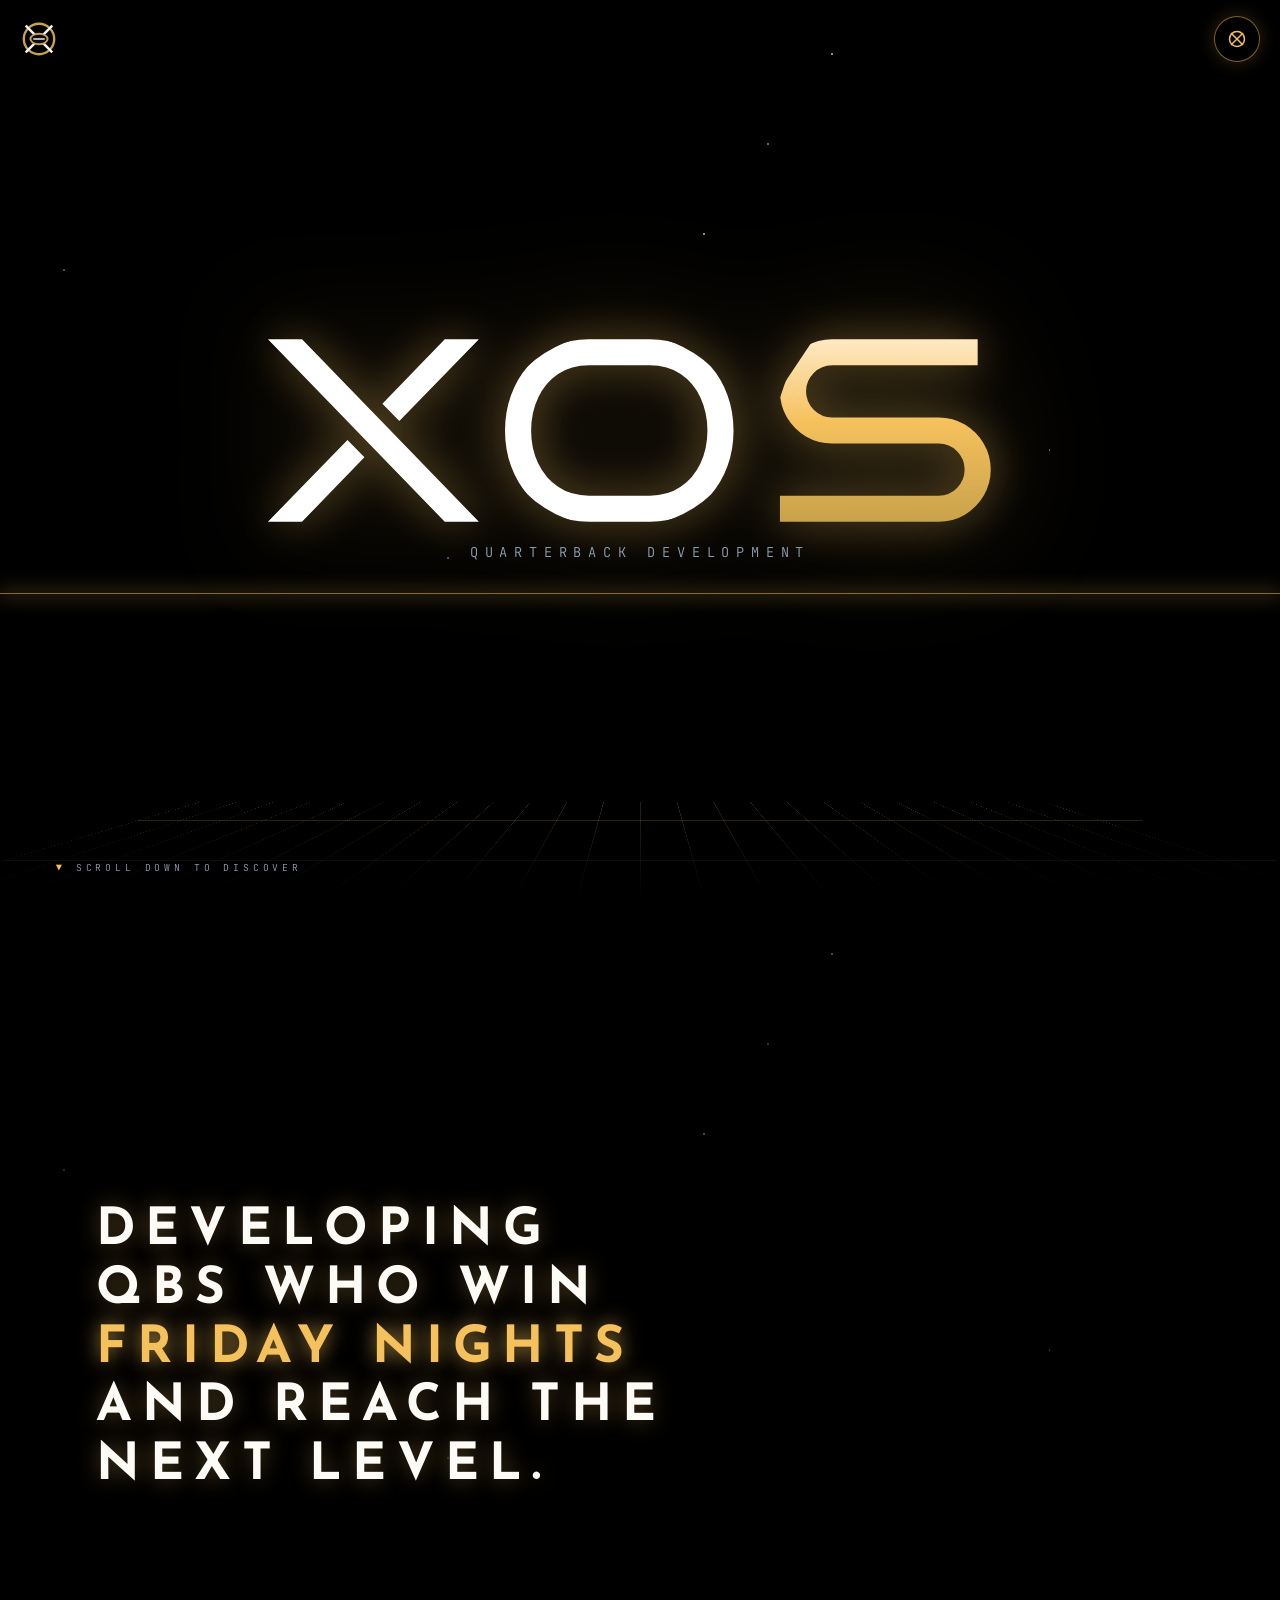
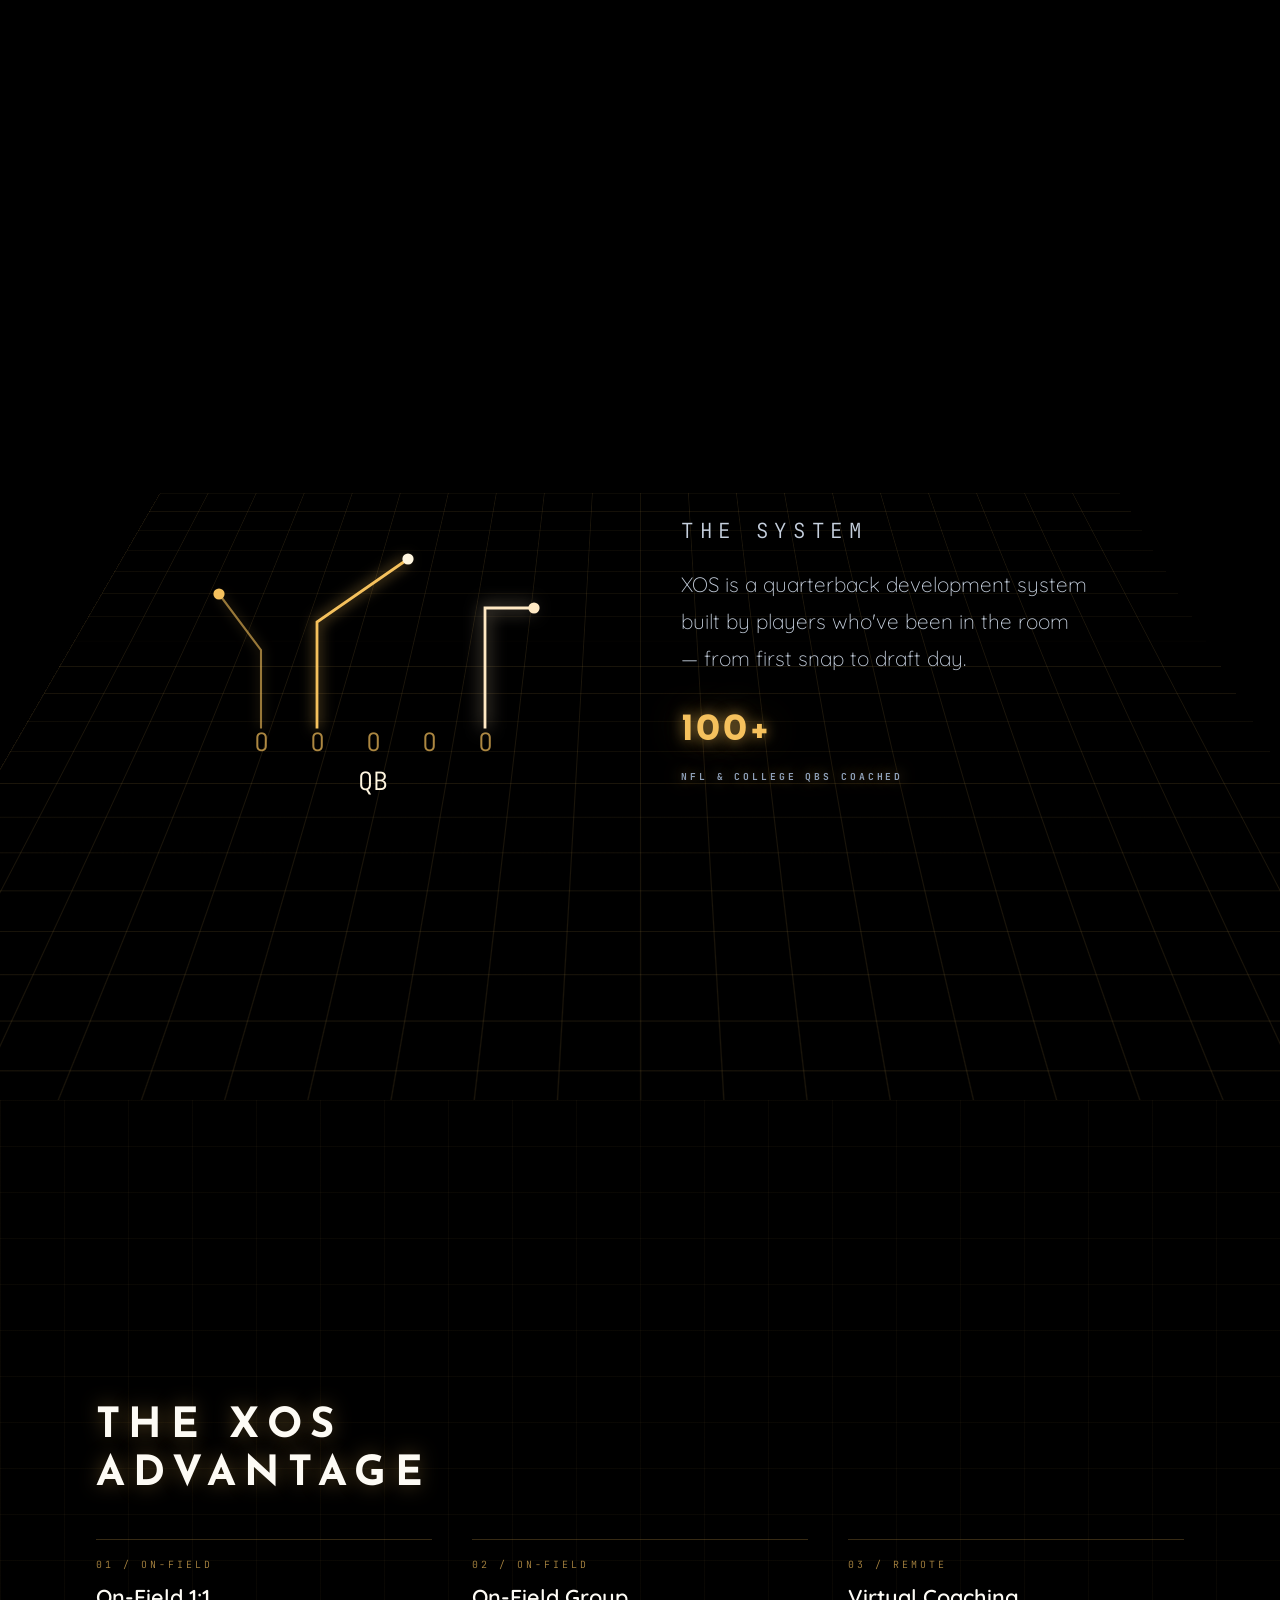
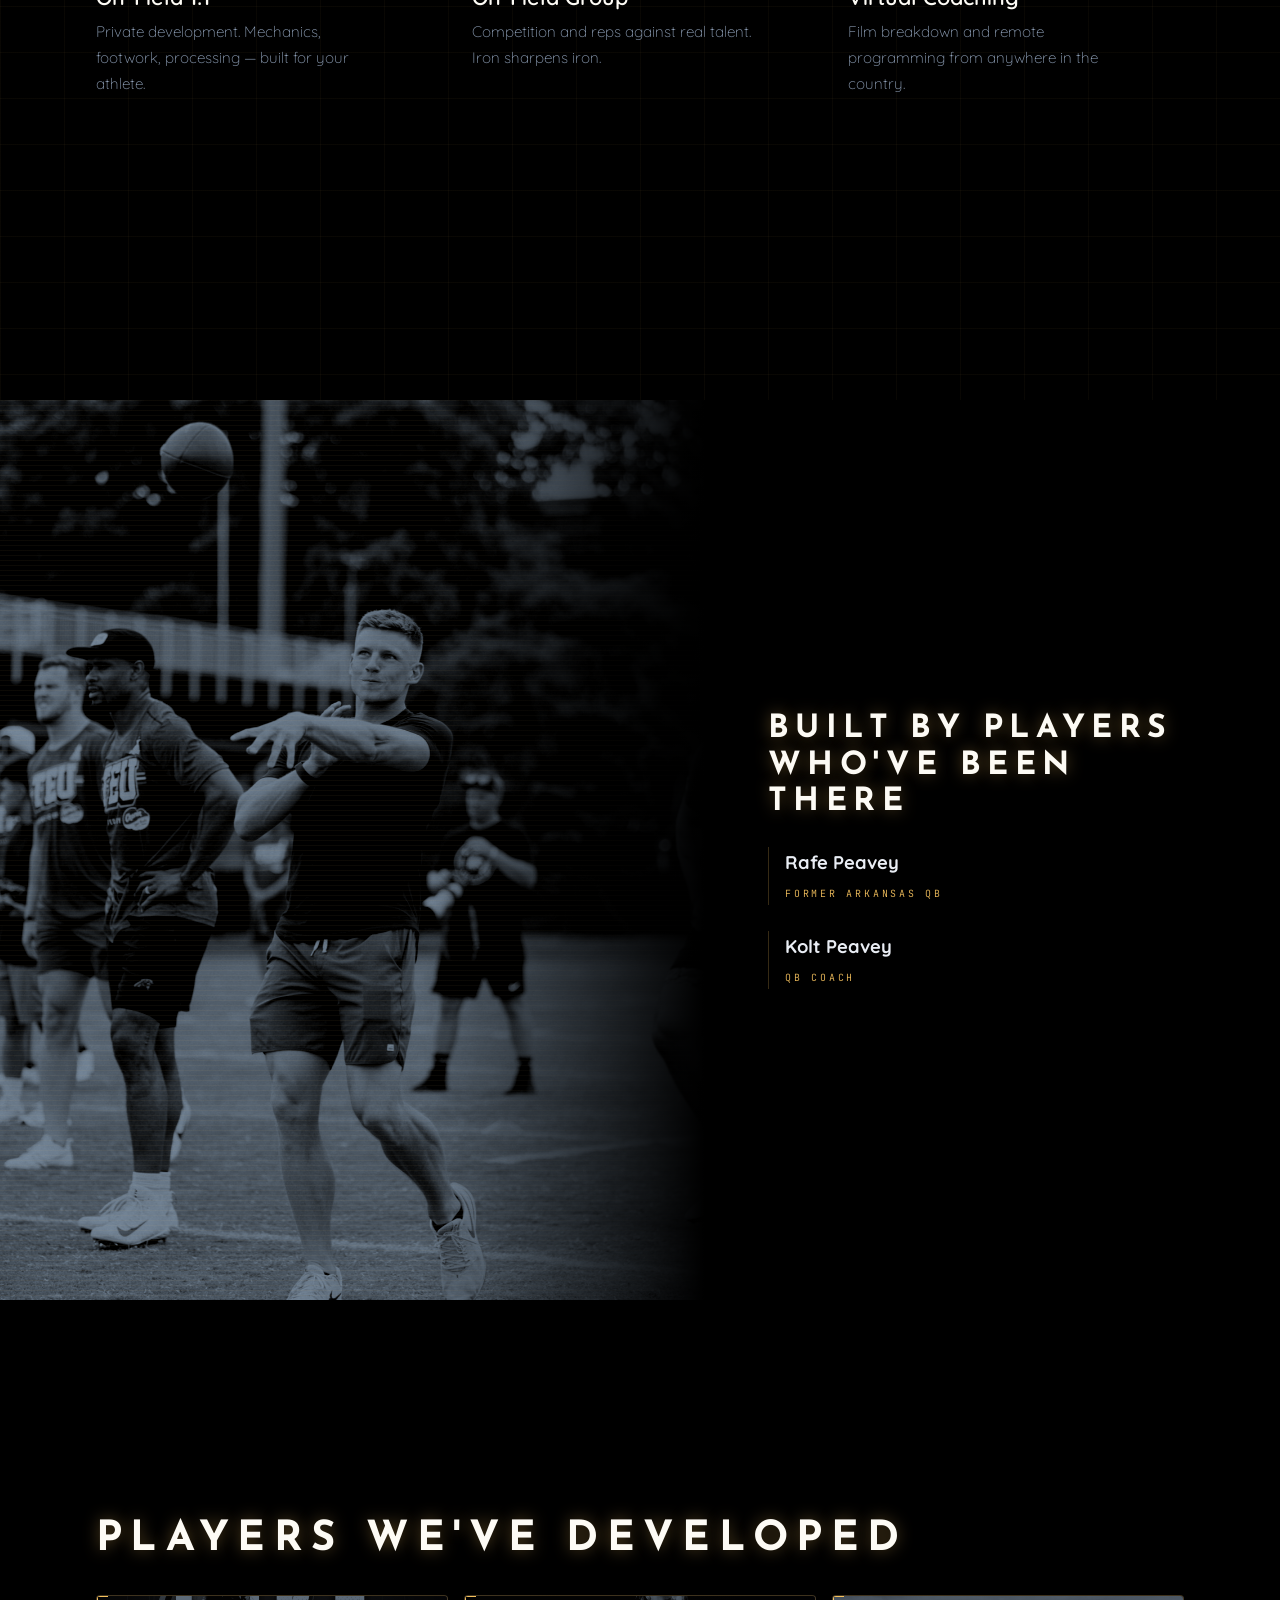
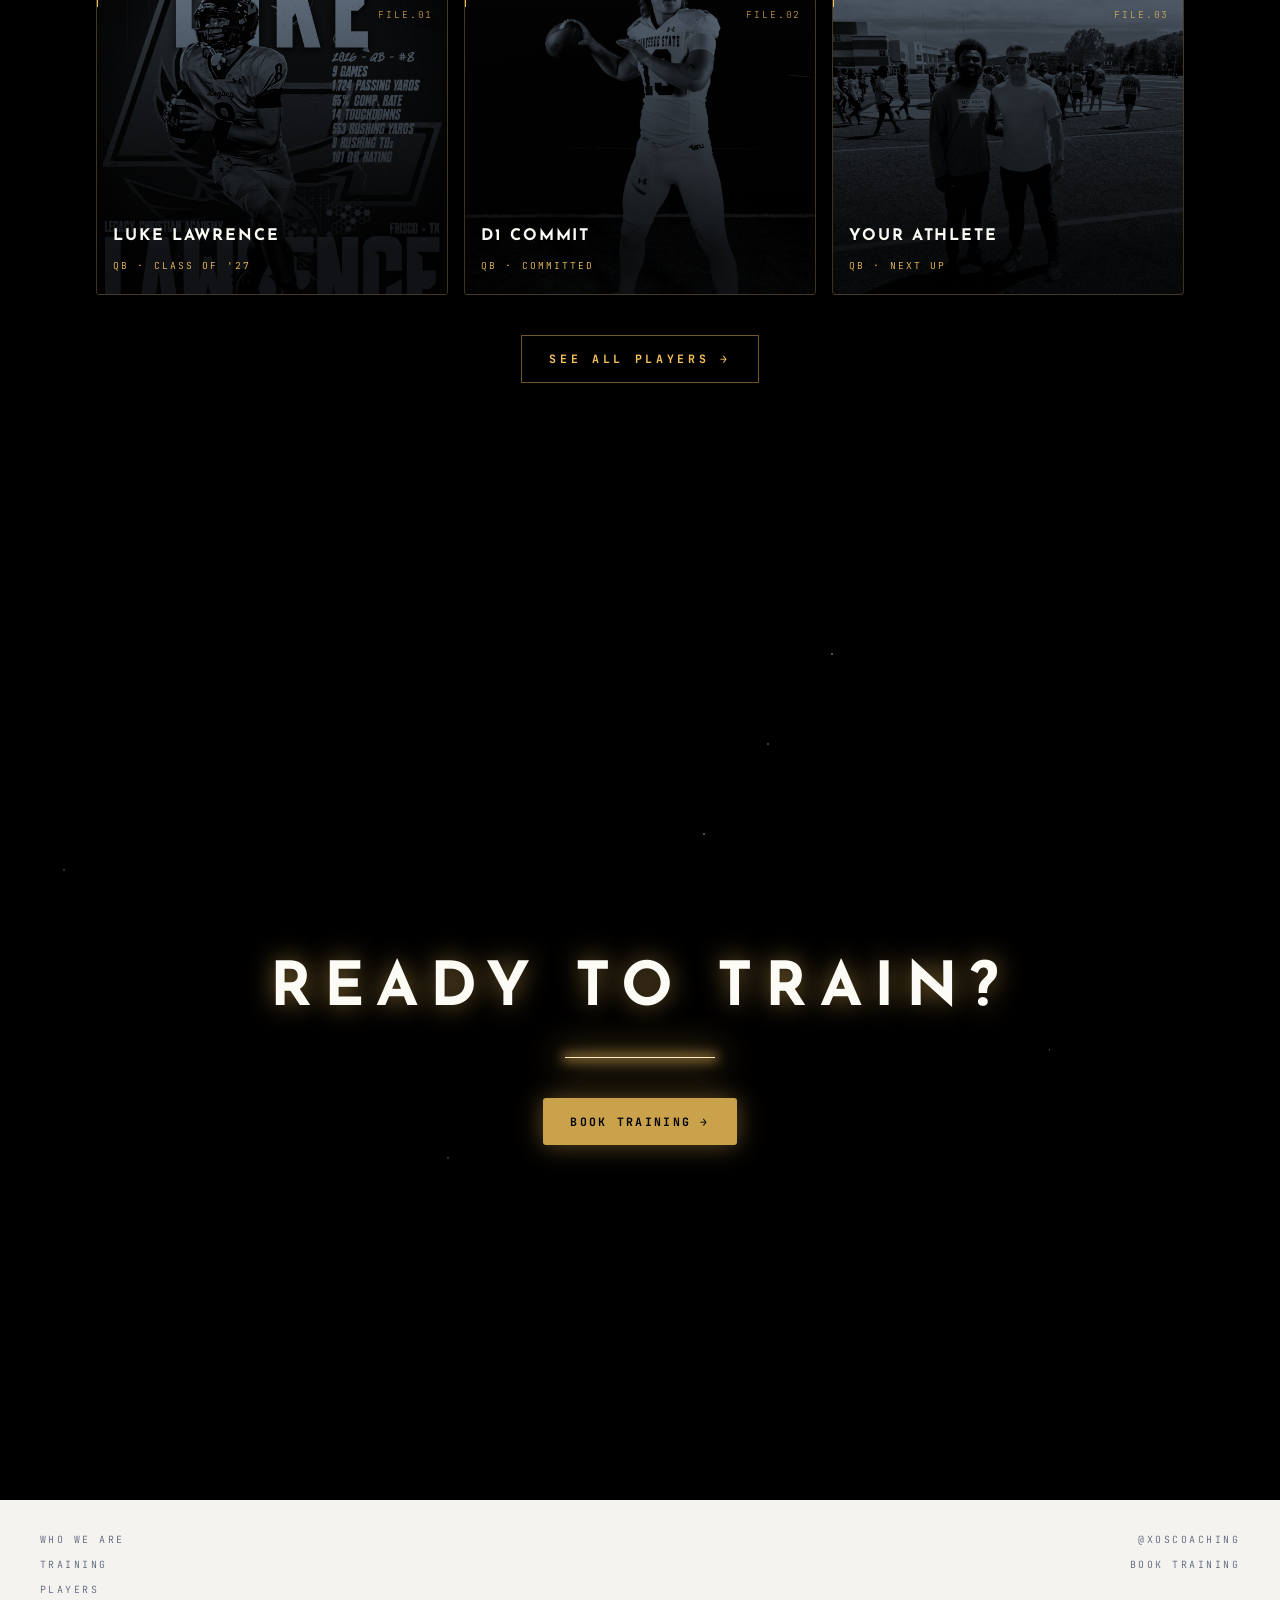
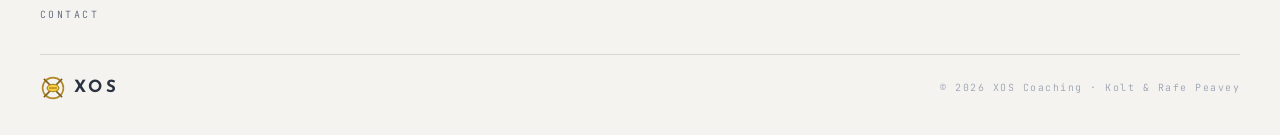
<file: index.html>
<!doctype html>
<html lang="en">
<head>
  <meta charset="utf-8">
  <meta name="viewport" content="width=device-width, initial-scale=1">
  <title>XOS Coaching — Elite Quarterback Development</title>
  <meta name="description" content="XOS Coaching — quarterback development from Kolt & Rafe Peavey. 100+ NFL and college QBs coached. Book training today.">
  <link rel="preconnect" href="https://fonts.googleapis.com">
  <link rel="preconnect" href="https://fonts.gstatic.com" crossorigin>
  <link href="https://fonts.googleapis.com/css2?family=Josefin+Sans:wght@400;600;700&family=Quicksand:wght@300;400;500;600;700&family=JetBrains+Mono:wght@400;700&display=swap" rel="stylesheet">
  <link rel="stylesheet" href="css/styles.css?v=20260715j">
  <link rel="icon" href="assets/logo.svg" type="image/svg+xml">
</head>
<body>
  <header class="site-header">
    <a href="index.html" aria-label="XOS Coaching home"><img class="logo" src="assets/logo.svg" alt="XOS Coaching"></a>
    <button class="menu-toggle" aria-label="Open menu" aria-controls="site-menu" aria-expanded="false">
      <svg viewBox="0 0 40 40" aria-hidden="true"><circle cx="20" cy="20" r="15" fill="none" stroke="currentColor" stroke-width="3"/><line x1="8" y1="8" x2="32" y2="32" stroke="currentColor" stroke-width="3"/><line x1="32" y1="8" x2="8" y2="32" stroke="currentColor" stroke-width="3"/></svg>
    </button>
  </header>

  <main>

    <!-- CH0 — ARRIVAL -->
    <section class="ch ch--arrival" id="ch0" aria-label="XOS Quarterback Development">
      <div class="stars"></div>
      <div class="stadium-sil" aria-hidden="true"></div>
      <div class="horizon" aria-hidden="true"></div>
      <div class="grid-floor" aria-hidden="true"></div>
      <div class="arrival-mark">
        <div class="arrival-logo" role="img" aria-label="XOS">
          <svg class="xos-mark" viewBox="0 -12 2773 712" aria-hidden="true" focusable="false">
            <defs>
              <linearGradient id="xos-s-gold" x1="0" y1="0" x2="0" y2="1">
                <!-- Stop colours are set in css/styles.css (#xos-s-gold stop:nth-of-type(n)).
                     var() inside an SVG presentation attribute is unevenly supported and
                     falls back to black when it fails to resolve. -->
                <stop offset="0"/>
                <stop offset=".45"/>
                <stop offset="1"/>
              </linearGradient>

              <!-- Reveal masks. White = reveal. One mask PER GLYPH so an
                   overweight stroke can never spill into a neighbouring letter.
                   Skeletons re-cut for Bruno Ace: the X is two full diagonals
                   (the letter's broken centre is empty ink, so revealing across
                   the gap does nothing) — each is drawn BOTTOM-tip -> TOP and the
                   two IGNITE ONE AT A TIME (see the staggered --xd) like a pair of
                   lightsabers, which is why each path starts at its y=714 point.
                   CRITICAL: each blade must lie exactly on the glyph diagonal's own
                   centreline, or it clips the "/" stubs at an angle and shatters them
                   (a floating diamond at the crossing + severed stubs). The "\" band
                   runs (48.85,0)->(715.2,688); the "/" band runs (715.2,0)->(48.85,688);
                   the d values below are those centrelines extended to y=-26 / y=714.
                   stroke-width 96 = the band's perpendicular ink width — enough to
                   cover it fully. Because "\" ignites first (--xd .16 vs .66) any
                   centre overlap is already lit by the time "/" draws, so no stub root
                   leaks. If you re-cut the glyph, re-derive these two centrelines.
                   The O is its ring mid-line; the S walks
                   top-bar -> right connector -> mid-bar -> left connector ->
                   bottom-bar. O/S widths verified for 100% coverage; do not lower. -->
              <mask id="xos-mask-x" maskUnits="userSpaceOnUse" x="-200" y="-212" width="3173" height="1112">
                <path class="xos-trace" pathLength="1" style="--xd:.16s;--dur:.55s;--ease:cubic-bezier(.16,.84,.24,1)" stroke-width="96" d="M740.35 714L23.65 -26"/>
                <path class="xos-trace" pathLength="1" style="--xd:.66s;--dur:.55s;--ease:cubic-bezier(.16,.84,.24,1)" stroke-width="96" d="M23.7 714L740.4 -26"/>
              </mask>
              <mask id="xos-mask-o" maskUnits="userSpaceOnUse" x="-200" y="-212" width="3173" height="1112">
                <path class="xos-trace" pathLength="1" style="--xd:1.15s;--dur:.75s" stroke-width="150" d="M1308.4 49A381 295 0 1 1 1308.4 639A381 295 0 1 1 1308.4 49"/>
              </mask>
              <mask id="xos-mask-s" maskUnits="userSpaceOnUse" x="-200" y="-212" width="3173" height="1112">
                <path class="xos-trace" pathLength="1" style="--xd:1.6s;--dur:.99s" stroke-width="170" d="M1962 639L2540 639L2662 500L2540 344L1962 344L2012 196L2110 49L2658 49"/>
              </mask>
            </defs>

            <!-- Bruno Ace outlines, embedded — cap-height-matched to the old
                 cuts and laid out on the font's own advance widths, centred in
                 the viewBox. Bruno Ace is a broken-joint face: strokes stop short
                 of each other (that gapped look is the point). evenodd so the O's
                 counter is a hole regardless of contour winding.
                 Fills: X and O are coloured from CSS (.xos-glyph--core). The S keeps its
                 fill as a PRESENTATION ATTRIBUTE on purpose — a fragment-only url(#id) in
                 an external stylesheet resolves against the stylesheet URL, not the
                 document, in several engines. Never add a `fill` to `.xos-glyph` in CSS:
                 CSS beats presentation attributes and would flatten the S's gradient. -->
            <g class="xos-glyphs" fill-rule="evenodd">
              <!-- Three subpaths: the continuous "\" diagonal (corner to corner),
                   then the two "/" stubs. The "/" is broken symmetrically about the
                   glyph centre (382,344) — the bottom-left stub is the exact 180°
                   point-reflection of the top-right stub, so both stop short of the
                   "\" with equal gaps, matching the real Bruno Ace X. Do NOT re-weld
                   the bottom-left leg into the "\": that fuses one end while the other
                   stays broken, and the asymmetric overlap is what this replaced. -->
              <path class="xos-glyph xos-glyph--core" mask="url(#xos-mask-x)" d="M113.2 0L779.6 688L650.8 688L-15.5 0ZM779.6 0L479.8 308.6L415.9 242.8L650.8 0ZM-15.5 688L284.3 379.4L348.2 445.2L113.2 688Z"/>
              <path class="xos-glyph xos-glyph--core" mask="url(#xos-mask-o)" d="M1738.9 344.0Q1738.9 415.7 1716.2 478.2Q1693.6 540.6 1651.9 587.7Q1610.1 634.9 1552.1 661.5Q1494.1 688.0 1423.4 688.0H1194.4Q1122.6 688.0 1064.6 661.5Q1006.6 634.9 964.9 587.7Q923.1 540.6 900.5 478.2Q877.9 415.7 877.9 344.0Q877.9 273.2 900.5 210.8Q923.1 148.4 964.9 100.7Q1006.6 53.1 1064.6 26.5Q1122.6 0.0 1194.4 0.0H1423.4Q1494.1 0.0 1552.1 26.5Q1610.1 53.1 1651.9 100.7Q1693.6 148.4 1716.2 210.8Q1738.9 273.2 1738.9 344.0ZM1640.6 344.0Q1640.6 276.2 1614.5 220.2Q1588.5 164.1 1539.8 131.2Q1491.2 98.3 1423.4 98.3H1194.4Q1126.5 98.3 1077.9 131.2Q1029.2 164.1 1002.7 220.2Q976.2 276.2 976.2 344.0Q976.2 411.8 1002.7 467.3Q1029.2 522.9 1077.9 556.3Q1126.5 589.7 1194.4 589.7H1423.4Q1491.2 589.7 1539.8 556.3Q1588.5 522.9 1614.5 467.3Q1640.6 411.8 1640.6 344.0Z"/>
              <path class="xos-glyph" mask="url(#xos-mask-s)" fill="url(#xos-s-gold)" d="M2708.0 491.4Q2708.0 545.5 2681.4 590.2Q2654.9 634.9 2610.6 661.5Q2566.4 688.0 2511.4 688.0H1913.8V589.7H2511.4Q2552.7 589.7 2581.2 560.7Q2609.7 531.7 2609.7 491.4Q2609.7 451.1 2581.2 422.1Q2552.7 393.1 2511.4 393.1H2110.4Q2056.3 393.1 2011.6 366.6Q1966.9 340.1 1940.3 295.3Q1913.8 250.6 1913.8 196.6Q1913.8 142.5 1940.3 97.8Q1966.9 53.1 2011.6 26.5Q2056.3 0.0 2110.4 0.0H2658.8V98.3H2110.4Q2070.1 98.3 2041.1 127.3Q2012.1 156.3 2012.1 196.6Q2012.1 236.9 2041.1 265.9Q2070.1 294.9 2110.4 294.9H2511.4Q2566.4 294.9 2610.6 321.4Q2654.9 347.9 2681.4 392.7Q2708.0 437.4 2708.0 491.4Z"/>
            </g>
          </svg>
        </div>
        <div class="arrival-sub reveal" style="--d:1.95s">Quarterback Development</div>
      </div>
      <div class="scroll-cue reveal" style="--d:2.45s">Scroll down to discover</div>
    </section>

    <!-- CH1 — STATEMENT -->
    <section class="ch ch--statement" id="ch1">
      <div class="stars" style="opacity:.5"></div>
      <div class="ch__inner">
        <h2 class="statement reveal">Developing QBs who win <em>Friday nights</em> and reach the next level.</h2>
      </div>
    </section>

    <!-- CH2 — THE SYSTEM -->
    <section class="ch ch--system" id="ch2">
      <div class="grid-faint"></div>
      <div class="ch__inner">
        <div class="system-diagram reveal">
          <svg class="play" viewBox="0 0 300 300" role="img" aria-label="Diagram of a quarterback and three receiver routes">
            <g font-family="JetBrains Mono, monospace" font-size="18" fill="rgba(245,193,93,0.7)" text-anchor="middle">
              <text x="70" y="222">O</text><text x="110" y="222">O</text><text x="150" y="222">O</text><text x="190" y="222">O</text><text x="230" y="222">O</text>
              <text x="150" y="250" fill="#fff6e0">QB</text>
            </g>
            <path style="--d:.1s;filter:drop-shadow(0 0 5px rgba(245,193,93,0.9))" d="M 110 206 L 110 130 L 175 85" fill="none" stroke="#f5c15d" stroke-width="2"/>
            <path style="--d:.35s;filter:drop-shadow(0 0 6px rgba(255,233,196,0.85))" d="M 230 206 L 230 120 L 265 120" fill="none" stroke="#ffe9c4" stroke-width="2"/>
            <path style="--d:.6s;filter:drop-shadow(0 0 4px rgba(245,193,93,0.6))" d="M 70 206 L 70 150 L 40 110" fill="none" stroke="rgba(245,193,93,0.6)" stroke-width="1.5"/>
            <circle cx="175" cy="85" r="4" fill="#fff6e0"/>
            <circle cx="265" cy="120" r="4" fill="#ffe9c4"/>
            <circle cx="40" cy="110" r="4" fill="#f5c15d"/>
          </svg>
        </div>
        <div class="system-copy reveal" style="--d:.15s">
          <p class="label" style="display:block;margin-bottom:1rem">The System</p>
          <p>XOS is a quarterback development system built by players who've been in the room — from first snap to draft day.</p>
          <div class="num">100+<small>NFL &amp; College QBs Coached</small></div>
        </div>
      </div>
    </section>

    <!-- CH3 — THE ADVANTAGE -->
    <section class="ch ch--advantage" id="ch3">
      <div class="grid-faint" style="opacity:.7"></div>
      <div class="ch__inner">
        <h3 class="advantage-head glow-text reveal">The XOS Advantage</h3>
        <div class="advantage-cols">
          <div class="adv-col reveal" style="--d:.1s">
            <div class="adv-idx">01 / On-Field</div>
            <h5>On-Field 1:1</h5>
            <p>Private development. Mechanics, footwork, processing — built for your athlete.</p>
          </div>
          <div class="adv-col reveal" style="--d:.25s">
            <div class="adv-idx">02 / On-Field</div>
            <h5>On-Field Group</h5>
            <p>Competition and reps against real talent. Iron sharpens iron.</p>
          </div>
          <div class="adv-col reveal" style="--d:.4s">
            <div class="adv-idx">03 / Remote</div>
            <h5>Virtual Coaching</h5>
            <p>Film breakdown and remote programming from anywhere in the country.</p>
          </div>
        </div>
      </div>
    </section>

    <!-- CH4 — THE COACHES -->
    <section class="ch ch--coaches" id="ch4">
      <div class="ch__inner">
        <div class="coach-photo">
          <div class="duotone-layer"><img src="images/rafe.jpg" alt="Coach Rafe Peavey on the field"></div>
          <div class="scanlines"></div>
        </div>
        <div class="coach-copy">
          <h3 class="reveal">Built by players who've been there</h3>
          <div class="dossier-entry reveal" style="--d:.15s"><b>Rafe Peavey</b><span>Former Arkansas QB</span></div>
          <div class="dossier-entry reveal" style="--d:.3s"><b>Kolt Peavey</b><span>QB Coach</span></div>
        </div>
      </div>
    </section>

    <!-- CH5 — THE ROSTER -->
    <section class="ch ch--roster" id="ch5">
      <div class="ch__inner">
        <h3 class="roster-head reveal">Players We've Developed</h3>
        <div class="roster-grid">
          <article class="dossier reveal" style="--d:.05s">
            <img class="dossier-bg" src="images/player1.jpg" alt="Luke Lawrence, quarterback rolling out to pass" loading="lazy">
            <div class="dossier-scrim"></div>
            <span class="dossier-corner" aria-hidden="true"></span>
            <span class="dossier-file">FILE.01</span>
            <div class="dossier-meta"><b>Luke Lawrence</b><span>QB · Class of '27</span></div>
          </article>
          <article class="dossier reveal" style="--d:.2s">
            <img class="dossier-bg" src="images/player2.jpg" alt="Quarterback setting up to throw during practice" loading="lazy">
            <div class="dossier-scrim"></div>
            <span class="dossier-corner" aria-hidden="true"></span>
            <span class="dossier-file">FILE.02</span>
            <div class="dossier-meta"><b>D1 Commit</b><span>QB · Committed</span></div>
          </article>
          <article class="dossier reveal" style="--d:.35s">
            <img class="dossier-bg" src="images/player3.jpg" alt="Quarterback posing in uniform with the football" loading="lazy">
            <div class="dossier-scrim"></div>
            <span class="dossier-corner" aria-hidden="true"></span>
            <span class="dossier-file">FILE.03</span>
            <div class="dossier-meta"><b>Your Athlete</b><span>QB · Next up</span></div>
          </article>
        </div>
        <div class="roster-cta reveal" style="--d:.2s"><a class="btn btn-ghost" href="players.html">See All Players →</a></div>
      </div>
    </section>

    <!-- CH6 — THE ASK -->
    <section class="ch ch--ask" id="ch6">
      <div class="stars" style="opacity:.6"></div>
      <div class="ch__inner" style="text-align:center;display:flex;flex-direction:column;align-items:center">
        <h2 class="ask-head reveal">Ready to Train?</h2>
        <div class="saber" role="presentation"></div>
        <a class="btn btn-gold reveal" style="--d:.3s" href="contact.html">Book Training →</a>
      </div>
    </section>
  </main>

  <div class="site-menu" id="site-menu" role="dialog" aria-modal="true" aria-label="Site menu">
    <div class="menu-backdrop"></div>
    <div class="menu-panel">
      <button class="menu-toggle menu-close" aria-label="Close menu">✕</button>
      <div class="menu-eyebrow">Menu / Navigation</div>
      <div class="saber menu-saber"></div>
      <nav>
        <a href="index.html" aria-current="page"><span class="mnum">00</span><span class="mlabel">Home</span></a>
        <a href="about.html"><span class="mnum">01</span><span class="mlabel">Who We Are</span></a>
        <a href="training.html"><span class="mnum">02</span><span class="mlabel">What We Do</span></a>
        <a href="players.html"><span class="mnum">03</span><span class="mlabel">Players</span></a>
        <a href="contact.html"><span class="mnum">04</span><span class="mlabel">Contact</span></a>
      </nav>
      <div class="menu-foot">KOLT &amp; RAFE PEAVEY · @XOSCOACHING</div>
      <span class="menu-watermark" aria-hidden="true">XOS</span>
      <div class="menu-grid grid-floor" aria-hidden="true"></div>
    </div>
  </div>

  <!-- CH7 — LIGHT FOOTER -->
  <footer class="site-footer">
    <div class="footer-inner">
      <div class="footer-links">
        <div>
          <a href="about.html">Who We Are</a>
          <a href="training.html">Training</a>
          <a href="players.html">Players</a>
          <a href="contact.html">Contact</a>
        </div>
        <div style="text-align:right">
          <a href="https://instagram.com/xoscoaching">@xoscoaching</a>
          <a href="contact.html">Book Training</a>
        </div>
      </div>
      <div class="footer-brand">
        <span class="brand-word"><img class="logo" src="assets/logo.svg" alt="">XOS</span>
        <small>© 2026 XOS Coaching · Kolt &amp; Rafe Peavey</small>
      </div>
    </div>
  </footer>

  <script src="js/main.js?v=20260715"></script>
  <script src="js/cinematic.js?v=20260715c"></script>
</body>
</html>
</file>
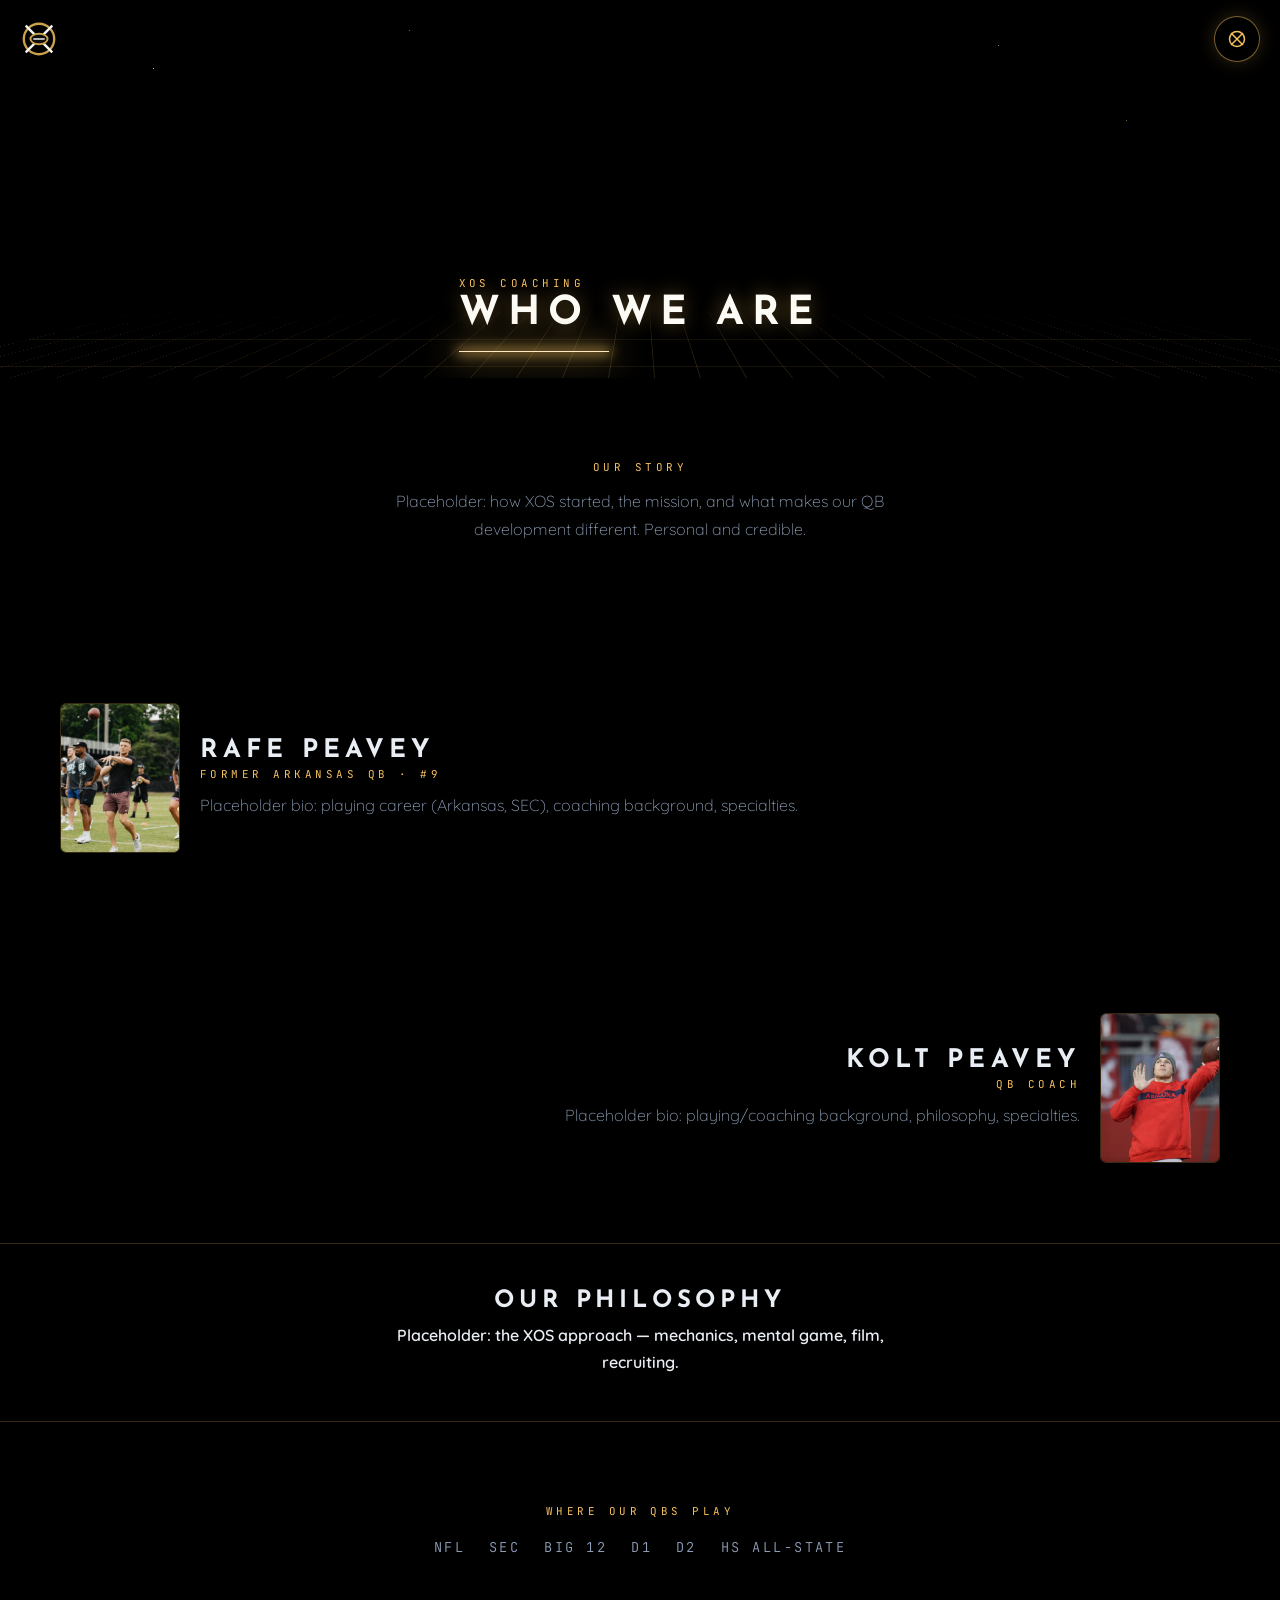
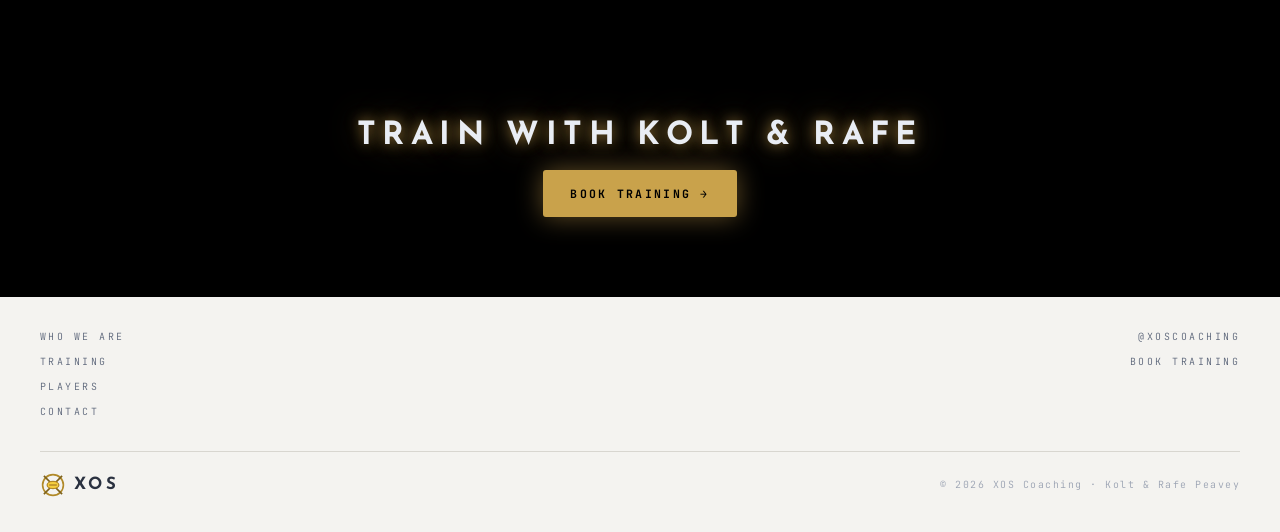
<file: about.html>
<!doctype html>
<html lang="en">
<head>
  <meta charset="utf-8">
  <meta name="viewport" content="width=device-width, initial-scale=1">
  <title>Who We Are — XOS Coaching</title>
  <meta name="description" content="Meet Rafe & Kolt Peavey, elite quarterback coaches with 100+ NFL and college QBs developed.">
  <link rel="preconnect" href="https://fonts.googleapis.com">
  <link rel="preconnect" href="https://fonts.gstatic.com" crossorigin>
  <link href="https://fonts.googleapis.com/css2?family=Josefin+Sans:wght@400;600;700&family=Quicksand:wght@300;400;500;600;700&family=JetBrains+Mono:wght@400;700&display=swap" rel="stylesheet">
  <link rel="stylesheet" href="css/styles.css?v=20260715j">
  <link rel="icon" href="assets/logo.svg" type="image/svg+xml">
</head>
<body>
  <header class="site-header">
    <a href="index.html" aria-label="XOS Coaching home"><img class="logo" src="assets/logo.svg" alt="XOS Coaching"></a>
    <button class="menu-toggle" aria-label="Open menu" aria-controls="site-menu" aria-expanded="false">
      <svg viewBox="0 0 40 40" aria-hidden="true"><circle cx="20" cy="20" r="15" fill="none" stroke="currentColor" stroke-width="3"/><line x1="8" y1="8" x2="32" y2="32" stroke="currentColor" stroke-width="3"/><line x1="32" y1="8" x2="8" y2="32" stroke="currentColor" stroke-width="3"/></svg>
    </button>
  </header>

  <main>
    <section class="page-banner"><div class="container"><p class="label">XOS Coaching</p><h1>Who We Are</h1></div></section>

    <section class="section container" style="text-align:center">
      <p class="label">Our Story</p>
      <p style="max-width:36rem;margin:.75rem auto 0;color:var(--muted)">Placeholder: how XOS started, the mission, and what makes our QB development different. Personal and credible.</p>
    </section>

    <section class="section" style="background:var(--bg)"><div class="container">
      <div class="about-coach">
        <img src="images/rafe.jpg" alt="Coach Rafe Peavey on the field" loading="lazy">
        <div><h2 style="font-size:1.6rem">Rafe Peavey</h2><p class="label">Former Arkansas QB · #9</p><p style="color:var(--muted);margin-top:.5rem">Placeholder bio: playing career (Arkansas, SEC), coaching background, specialties.</p></div>
      </div>
    </div></section>

    <section class="section"><div class="container">
      <div class="about-coach reverse">
        <img src="images/kolt.jpg" alt="Coach Kolt Peavey coaching from the sideline" loading="lazy">
        <div><h2 style="font-size:1.6rem">Kolt Peavey</h2><p class="label">QB Coach</p><p style="color:var(--muted);margin-top:.5rem">Placeholder bio: playing/coaching background, philosophy, specialties.</p></div>
      </div>
    </div></section>

    <section class="slash"><div class="container" style="text-align:center">
      <h2 style="font-size:1.5rem">Our Philosophy</h2>
      <p style="max-width:34rem;margin:.5rem auto 0;font-weight:600">Placeholder: the XOS approach — mechanics, mental game, film, recruiting.</p>
    </div></section>

    <section class="section container" style="text-align:center">
      <p class="label">Where Our QBs Play</p>
      <div class="commit-list" style="margin-top:1rem;color:var(--muted)"><span>NFL</span><span>SEC</span><span>BIG 12</span><span>D1</span><span>D2</span><span>HS ALL-STATE</span></div>
    </section>

    <section class="section" style="background:var(--bg);text-align:center"><div class="container">
      <h2 class="glow-text" style="font-size:2rem">Train With Kolt &amp; Rafe</h2>
      <a class="btn btn-gold" href="contact.html" style="margin-top:1rem">BOOK TRAINING →</a>
    </div></section>
  </main>

  <div class="site-menu" id="site-menu" role="dialog" aria-modal="true" aria-label="Site menu">
    <div class="menu-backdrop"></div>
    <div class="menu-panel">
      <button class="menu-toggle menu-close" aria-label="Close menu">✕</button>
      <div class="menu-eyebrow">Menu / Navigation</div>
      <div class="saber menu-saber"></div>
      <nav>
        <a href="index.html"><span class="mnum">00</span><span class="mlabel">Home</span></a>
        <a href="about.html" aria-current="page"><span class="mnum">01</span><span class="mlabel">Who We Are</span></a>
        <a href="training.html"><span class="mnum">02</span><span class="mlabel">What We Do</span></a>
        <a href="players.html"><span class="mnum">03</span><span class="mlabel">Players</span></a>
        <a href="contact.html"><span class="mnum">04</span><span class="mlabel">Contact</span></a>
      </nav>
      <div class="menu-foot">KOLT &amp; RAFE PEAVEY · @XOSCOACHING</div>
      <span class="menu-watermark" aria-hidden="true">XOS</span>
      <div class="menu-grid grid-floor" aria-hidden="true"></div>
    </div>
  </div>

  <!-- LIGHT FOOTER -->
  <footer class="site-footer">
    <div class="footer-inner">
      <div class="footer-links">
        <div>
          <a href="about.html">Who We Are</a>
          <a href="training.html">Training</a>
          <a href="players.html">Players</a>
          <a href="contact.html">Contact</a>
        </div>
        <div style="text-align:right">
          <a href="https://instagram.com/xoscoaching">@xoscoaching</a>
          <a href="contact.html">Book Training</a>
        </div>
      </div>
      <div class="footer-brand">
        <span class="brand-word"><img class="logo" src="assets/logo.svg" alt="">XOS</span>
        <small>© 2026 XOS Coaching · Kolt &amp; Rafe Peavey</small>
      </div>
    </div>
  </footer>

  <script src="js/main.js?v=20260715"></script>
</body>
</html>
</file>
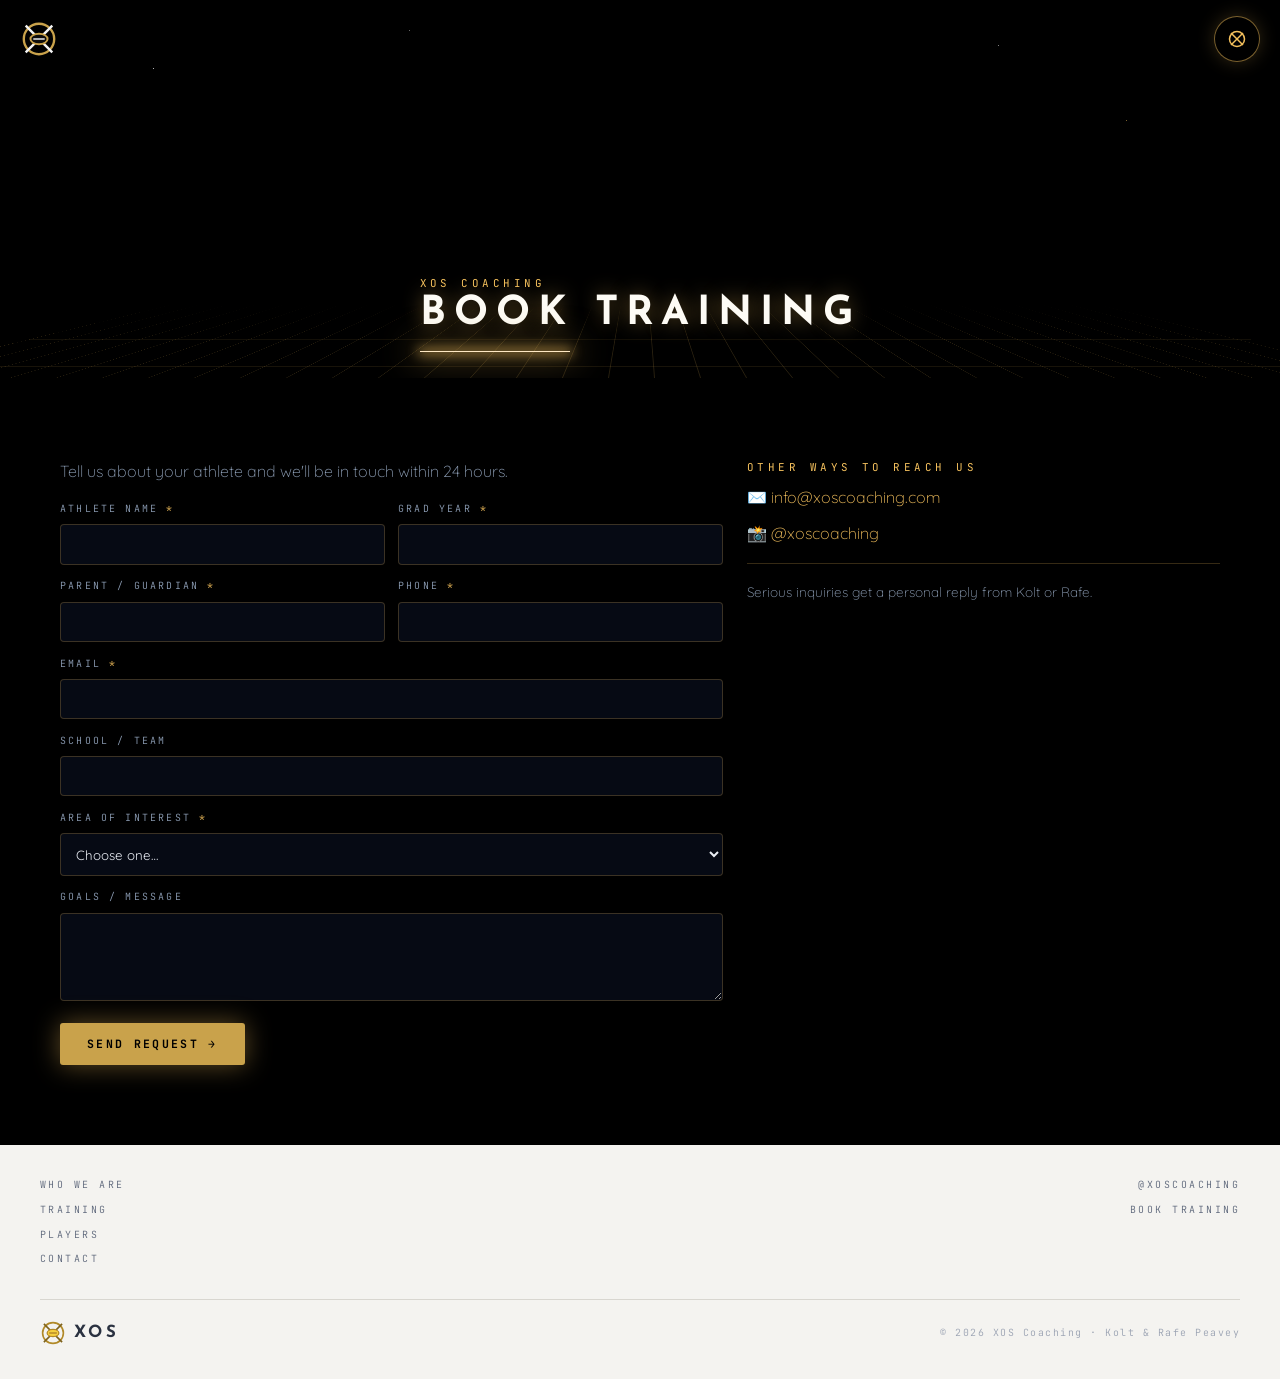
<file: contact.html>
<!doctype html>
<html lang="en">
<head>
  <meta charset="utf-8">
  <meta name="viewport" content="width=device-width, initial-scale=1">
  <title>Book Training — XOS Coaching</title>
  <meta name="description" content="Book quarterback training with XOS Coaching. Get expert coaching from Kolt & Rafe Peavey. Choose from on-field 1:1, group, virtual, or video submission coaching.">
  <link rel="preconnect" href="https://fonts.googleapis.com">
  <link rel="preconnect" href="https://fonts.gstatic.com" crossorigin>
  <link href="https://fonts.googleapis.com/css2?family=Josefin+Sans:wght@400;600;700&family=Quicksand:wght@300;400;500;600;700&family=JetBrains+Mono:wght@400;700&display=swap" rel="stylesheet">
  <link rel="stylesheet" href="css/styles.css?v=20260715j">
  <link rel="icon" href="assets/logo.svg" type="image/svg+xml">
</head>
<body>
  <header class="site-header">
    <a href="index.html" aria-label="XOS Coaching home"><img class="logo" src="assets/logo.svg" alt="XOS Coaching"></a>
    <button class="menu-toggle" aria-label="Open menu" aria-controls="site-menu" aria-expanded="false">
      <svg viewBox="0 0 40 40" aria-hidden="true"><circle cx="20" cy="20" r="15" fill="none" stroke="currentColor" stroke-width="3"/><line x1="8" y1="8" x2="32" y2="32" stroke="currentColor" stroke-width="3"/><line x1="32" y1="8" x2="8" y2="32" stroke="currentColor" stroke-width="3"/></svg>
    </button>
  </header>

  <main>
    <section class="page-banner"><div class="container"><p class="label">XOS Coaching</p><h1>Book Training</h1></div></section>
    <section class="section container">
      <div class="contact-grid">
        <form id="booking-form" method="POST" novalidate>
          <!-- To enable email delivery later: set action="https://formspree.io/f/XXXX" -->
          <p style="color:var(--muted);margin-bottom:1rem">Tell us about your athlete and we'll be in touch within 24 hours.</p>
          <div class="field-row">
            <div class="field required"><label for="athlete">Athlete Name</label><input id="athlete" name="athlete" required></div>
            <div class="field required"><label for="grad">Grad Year</label><input id="grad" name="grad_year" inputmode="numeric" required></div>
          </div>
          <div class="field-row">
            <div class="field required"><label for="parent">Parent / Guardian</label><input id="parent" name="parent" required></div>
            <div class="field required"><label for="phone">Phone</label><input id="phone" name="phone" type="tel" required></div>
          </div>
          <div class="field required"><label for="email">Email</label><input id="email" name="email" type="email" required></div>
          <div class="field"><label for="school">School / Team</label><input id="school" name="school"></div>
          <div class="field required"><label for="interest">Area of Interest</label>
            <select id="interest" name="area_of_interest" required>
              <option value="" disabled selected>Choose one…</option>
              <option>On-Field Coaching (1:1)</option>
              <option>On-Field Coaching (Group)</option>
              <option>Virtual Coaching</option>
              <option>Video Submission</option>
              <option>Other</option>
            </select>
          </div>
          <div class="field"><label for="goals">Goals / Message</label><textarea id="goals" name="goals" rows="4"></textarea></div>
          <button class="btn btn-gold" type="submit">SEND REQUEST →</button>
          <div class="form-status" id="form-status" role="status" aria-live="polite"></div>
        </form>

        <aside class="contact-info">
          <p class="label">Other Ways to Reach Us</p>
          <div>✉️ <a href="mailto:info@xoscoaching.com">info@xoscoaching.com</a></div>
          <div>📸 <a href="https://instagram.com/xoscoaching">@xoscoaching</a></div>
          <p style="color:var(--muted);font-size:.85rem;margin-top:1rem;border-top:1px solid var(--hairline);padding-top:1rem">Serious inquiries get a personal reply from Kolt or Rafe.</p>
        </aside>
      </div>
    </section>
  </main>

  <div class="site-menu" id="site-menu" role="dialog" aria-modal="true" aria-label="Site menu">
    <div class="menu-backdrop"></div>
    <div class="menu-panel">
      <button class="menu-toggle menu-close" aria-label="Close menu">✕</button>
      <div class="menu-eyebrow">Menu / Navigation</div>
      <div class="saber menu-saber"></div>
      <nav>
        <a href="index.html"><span class="mnum">00</span><span class="mlabel">Home</span></a>
        <a href="about.html"><span class="mnum">01</span><span class="mlabel">Who We Are</span></a>
        <a href="training.html"><span class="mnum">02</span><span class="mlabel">What We Do</span></a>
        <a href="players.html"><span class="mnum">03</span><span class="mlabel">Players</span></a>
        <a href="contact.html" aria-current="page"><span class="mnum">04</span><span class="mlabel">Contact</span></a>
      </nav>
      <div class="menu-foot">KOLT &amp; RAFE PEAVEY · @XOSCOACHING</div>
      <span class="menu-watermark" aria-hidden="true">XOS</span>
      <div class="menu-grid grid-floor" aria-hidden="true"></div>
    </div>
  </div>

  <!-- LIGHT FOOTER -->
  <footer class="site-footer">
    <div class="footer-inner">
      <div class="footer-links">
        <div>
          <a href="about.html">Who We Are</a>
          <a href="training.html">Training</a>
          <a href="players.html">Players</a>
          <a href="contact.html">Contact</a>
        </div>
        <div style="text-align:right">
          <a href="https://instagram.com/xoscoaching">@xoscoaching</a>
          <a href="contact.html">Book Training</a>
        </div>
      </div>
      <div class="footer-brand">
        <span class="brand-word"><img class="logo" src="assets/logo.svg" alt="">XOS</span>
        <small>© 2026 XOS Coaching · Kolt &amp; Rafe Peavey</small>
      </div>
    </div>
  </footer>

  <script src="js/main.js?v=20260715"></script>
</body>
</html>
</file>
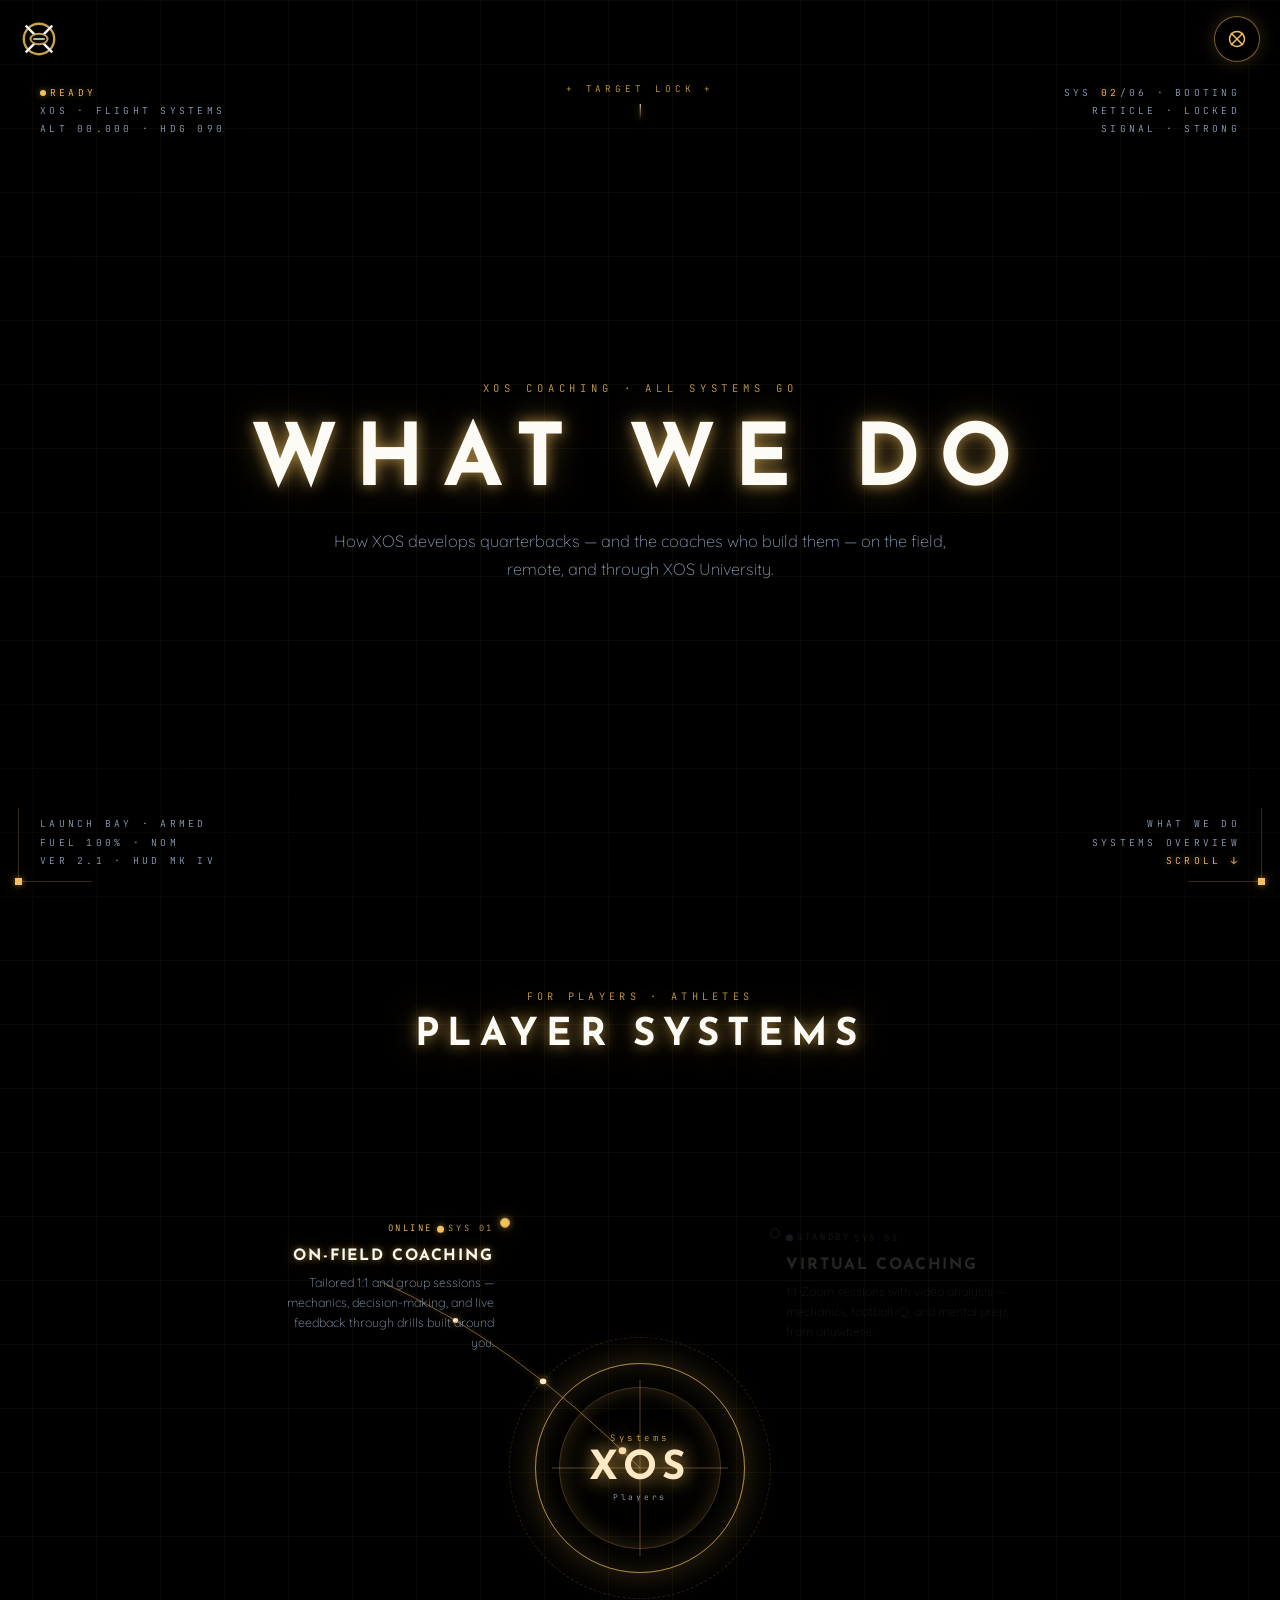
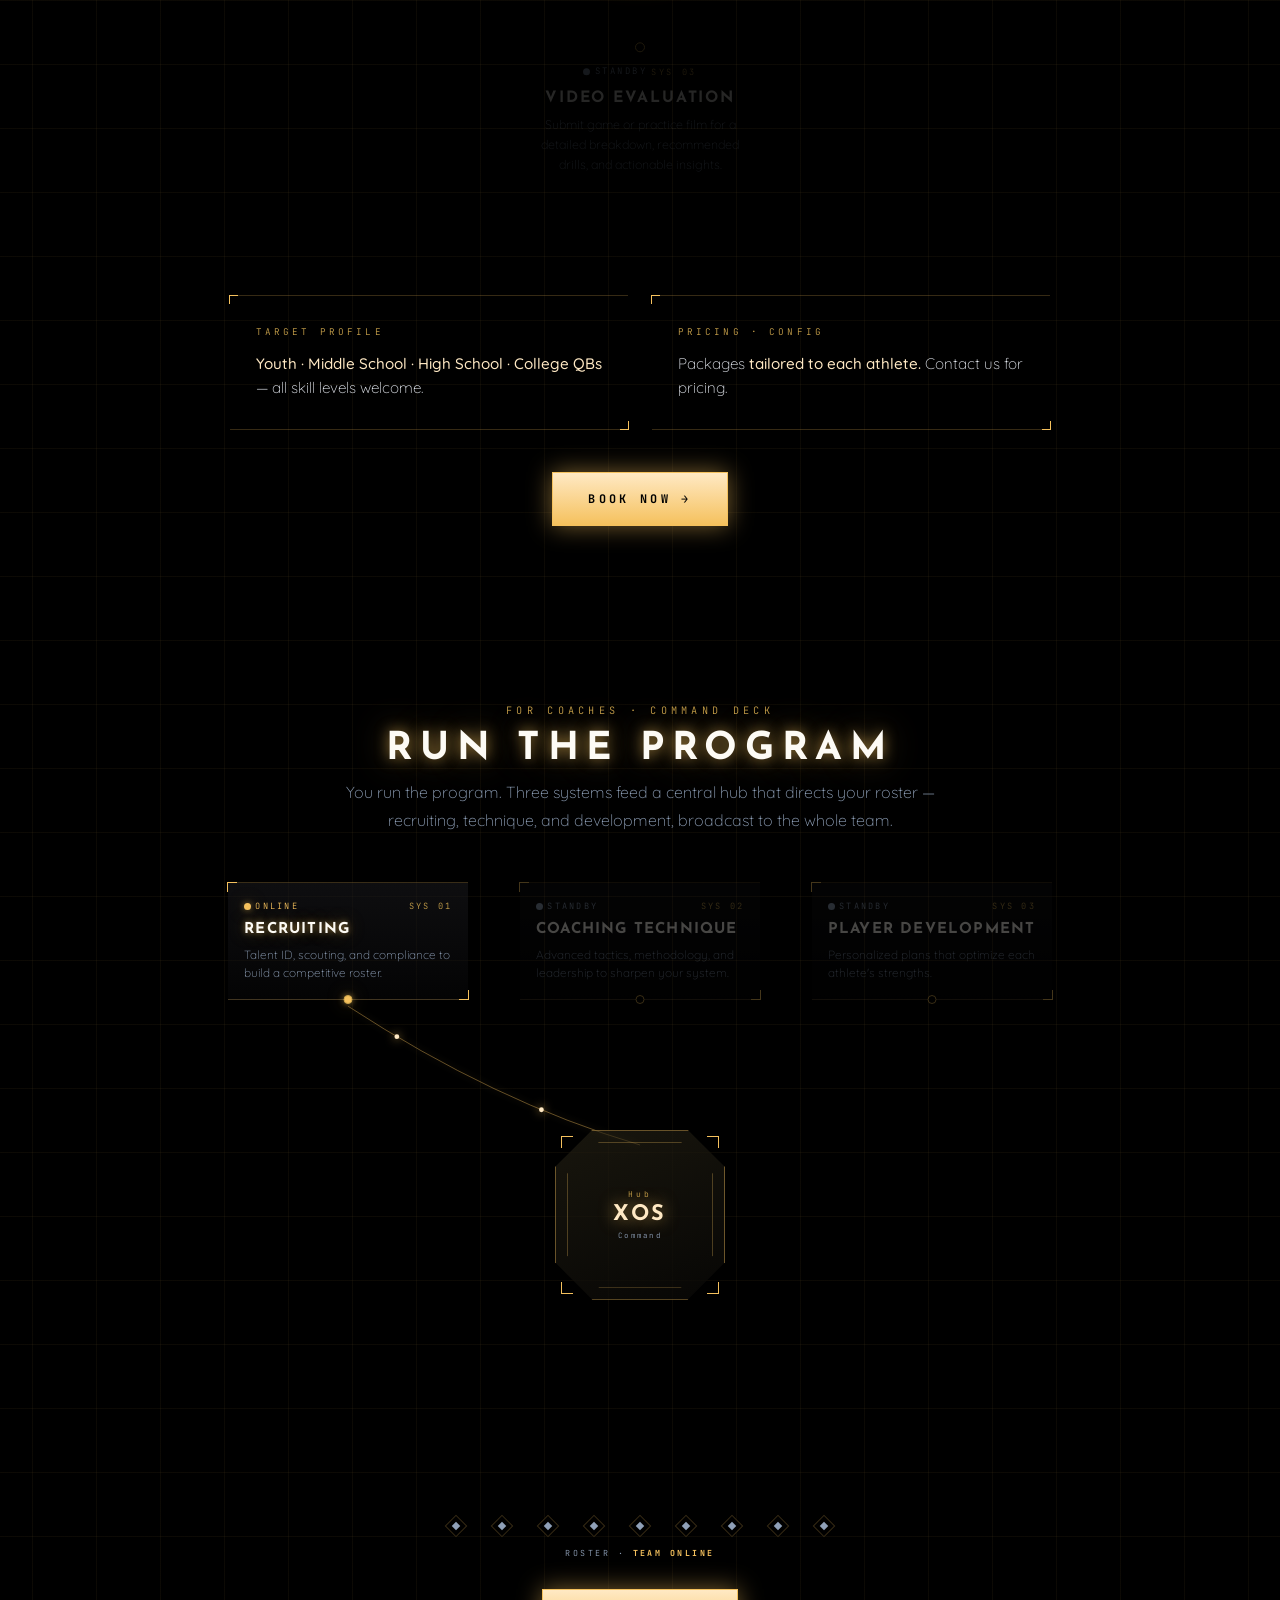
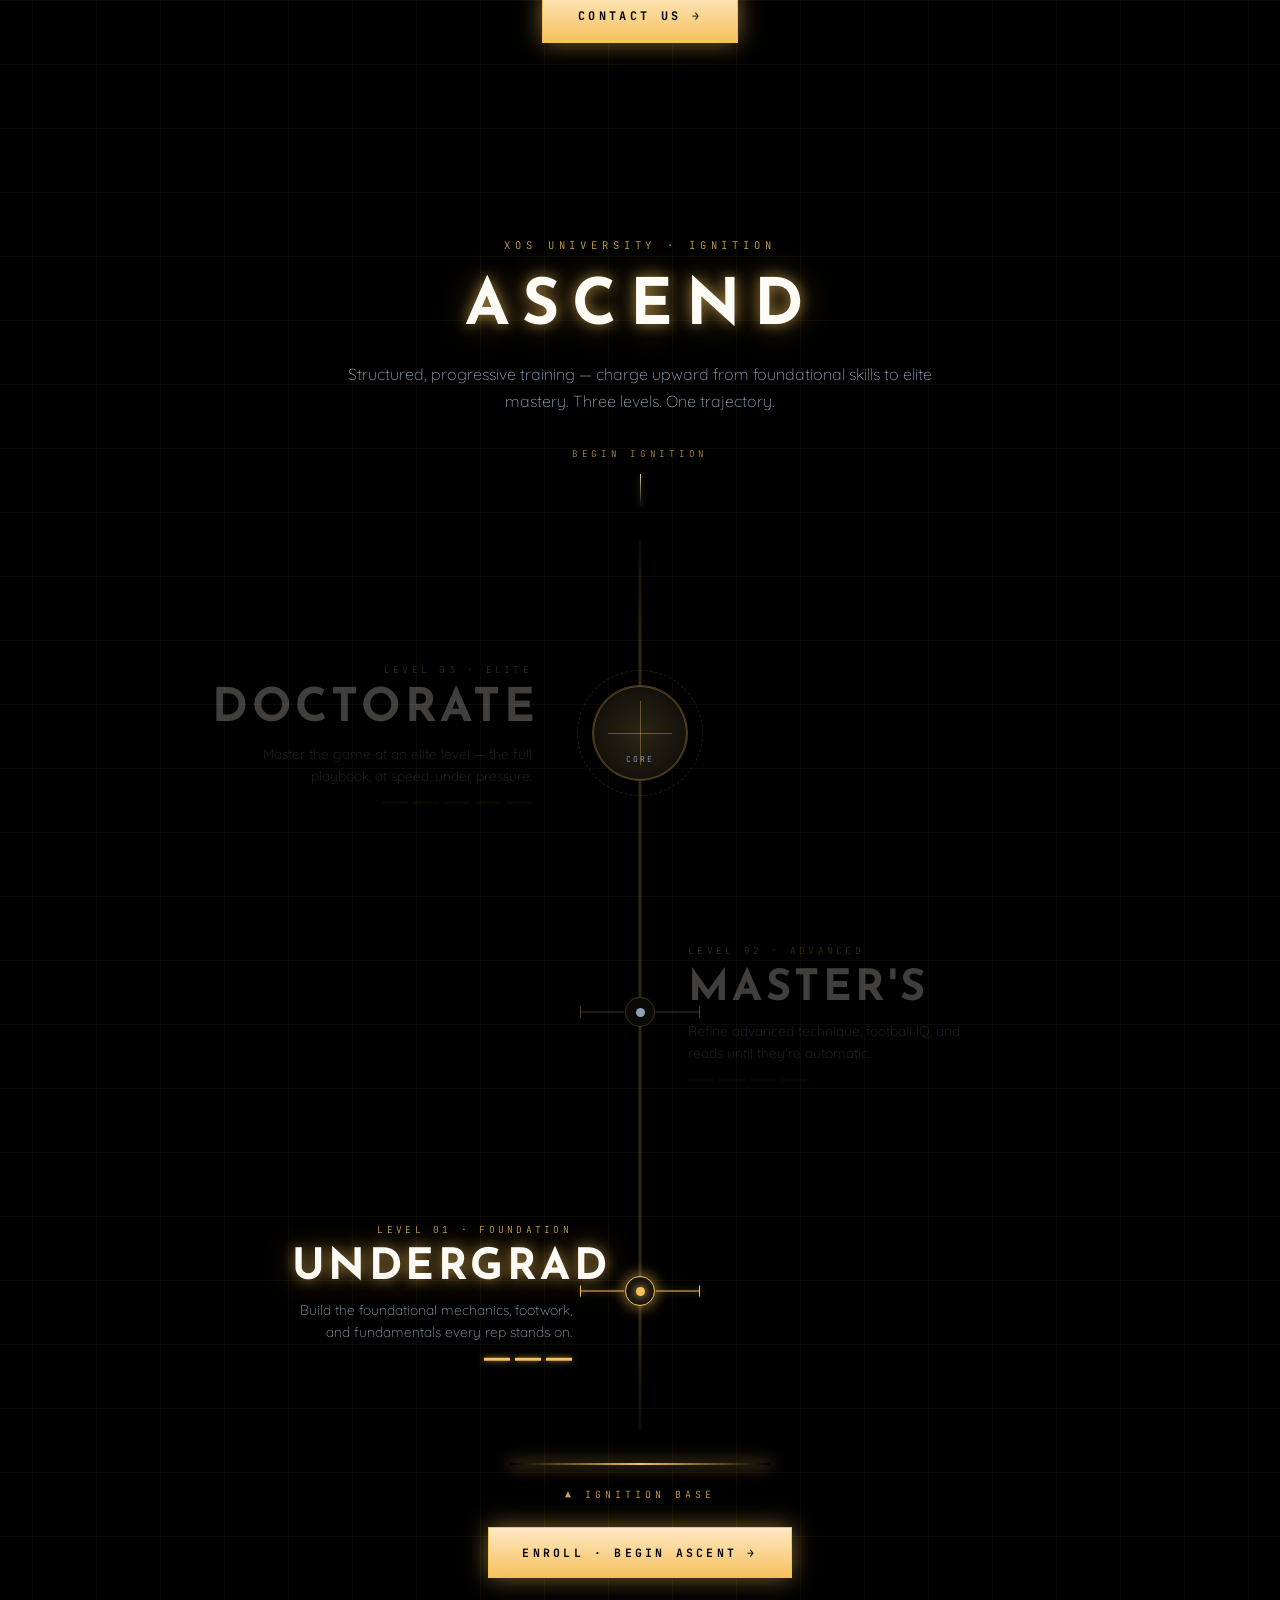
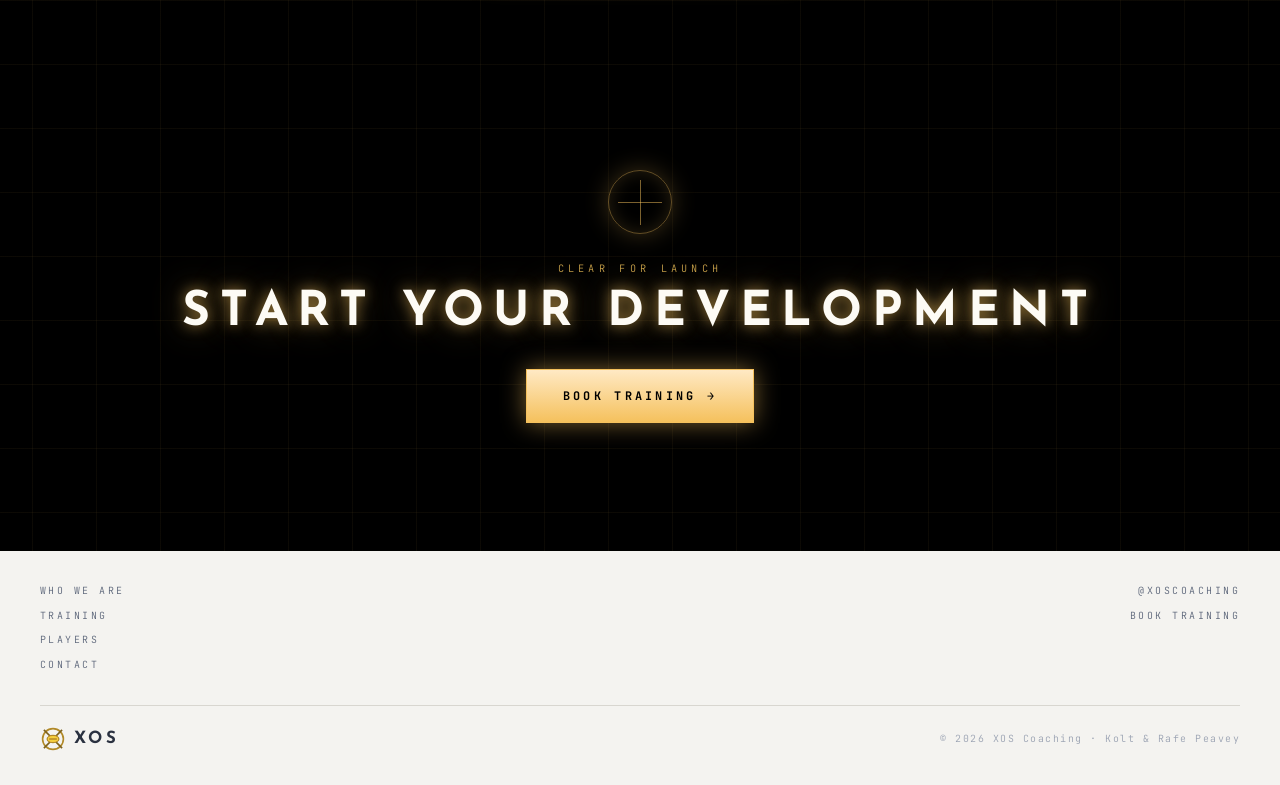
<file: training.html>
<!doctype html>
<html lang="en">
<head>
  <meta charset="utf-8">
  <meta name="viewport" content="width=device-width, initial-scale=1">
  <title>What We Do — XOS Coaching</title>
  <meta name="description" content="On-field, virtual, and video training for quarterbacks, recruiting and development for coaches, plus XOS University — structured progressive QB training.">
  <link rel="preconnect" href="https://fonts.googleapis.com">
  <link rel="preconnect" href="https://fonts.gstatic.com" crossorigin>
  <link href="https://fonts.googleapis.com/css2?family=Josefin+Sans:wght@400;600;700&family=Quicksand:wght@300;400;500;600;700&family=JetBrains+Mono:wght@400;700&display=swap" rel="stylesheet">
  <link rel="stylesheet" href="css/styles.css?v=20260715j">
  <link rel="icon" href="assets/logo.svg" type="image/svg+xml">
  <style>
  /* ============================================================
     WHAT WE DO — "QB HUD" cockpit layout (page-scoped)
     ============================================================ */
  :root{
    --edge:1px solid var(--hairline);
    --halo:0 0 6px rgba(var(--neon),.55), 0 0 18px rgba(var(--neon-deep),.35);
  }
  body{
    overflow-x:hidden;
    background-image:
      linear-gradient(rgba(245,193,93,.05) 1px, transparent 1px),
      linear-gradient(90deg, rgba(245,193,93,.05) 1px, transparent 1px);
    background-size:64px 64px;
    background-position:center top;
  }
  /* faint vignette so the grid fades at the edges */
  body::after{
    content:"";position:fixed;inset:0;pointer-events:none;z-index:0;
    background:radial-gradient(ellipse 120% 90% at 50% 42%, transparent 40%, rgba(0,0,0,.72) 100%);
  }
  /* keep the real site chrome above the fixed HUD overlay */
  .site-header{z-index:60;}
  .site-footer{position:relative;z-index:20;}

  .wrap{position:relative;z-index:2;}

  /* ============ FIXED HUD FRAME (sits above content, below chrome) ============ */
  .hud-frame{position:fixed;inset:0;pointer-events:none;z-index:5;}
  .hud-corner{position:absolute;width:74px;height:74px;pointer-events:none;}
  .hud-corner.bl{bottom:18px;left:18px;border-bottom:var(--edge);border-left:var(--edge);}
  .hud-corner.br{bottom:18px;right:18px;border-bottom:var(--edge);border-right:var(--edge);}
  .hud-corner::after{content:"";position:absolute;width:7px;height:7px;background:var(--hot);box-shadow:var(--halo);}
  .hud-corner.bl::after{bottom:-4px;left:-4px}
  .hud-corner.br::after{bottom:-4px;right:-4px}

  .hud-read{
    position:fixed;z-index:6;pointer-events:none;
    font-family:var(--font-mono);font-size:.6rem;letter-spacing:.34em;
    text-transform:uppercase;color:var(--muted);line-height:1.9;
  }
  .hud-read .on{color:var(--hot);text-shadow:var(--halo)}
  .hud-read.r-tl{top:84px;left:40px}
  .hud-read.r-tr{top:84px;right:40px;text-align:right}
  .hud-read.r-bl{bottom:30px;left:40px}
  .hud-read.r-br{bottom:30px;right:40px;text-align:right}
  .blip{display:inline-block;width:6px;height:6px;border-radius:50%;background:var(--hot);box-shadow:var(--halo);margin-right:.4em;vertical-align:middle;animation:pulse 2.4s ease-in-out infinite;}
  @keyframes pulse{0%,100%{opacity:1}50%{opacity:.35}}

  /* center targeting bracket — sits in the hero and scrolls away (not pinned) */
  .hud-cross{
    position:absolute;top:82px;left:50%;transform:translateX(-50%);z-index:6;
    font-family:var(--font-mono);font-size:.58rem;letter-spacing:.42em;color:var(--gold);
    text-transform:uppercase;text-align:center;pointer-events:none;
  }
  .hud-cross .tick{display:block;width:1px;height:16px;margin:6px auto 0;background:linear-gradient(var(--core),transparent);box-shadow:var(--halo)}

  /* ============ HERO / RETICLE CORE ============ */
  .stage{
    position:relative;min-height:100vh;min-height:100svh;display:flex;flex-direction:column;
    align-items:center;justify-content:center;text-align:center;
    padding:9rem 1.25rem 5rem;
  }
  .eyebrow{
    font-family:var(--font-mono);font-size:.66rem;letter-spacing:.46em;
    text-transform:uppercase;color:var(--gold);margin-bottom:1.1rem;
  }
  .stage h1{
    font-size:clamp(2.6rem,8vw,5.4rem);color:var(--head);
    text-shadow:var(--glow-text);margin-bottom:1.1rem;
  }
  .intro{max-width:40rem;color:var(--muted);font-weight:300;font-size:1.02rem;margin:0 auto;}

  /* ============ RADIAL SYSTEMS RIG ============ */
  .rig{
    position:relative;width:min(94vw,860px);height:min(94vw,860px);max-height:86vh;
    margin:1.5rem auto 0;
  }
  /* central core */
  .core{
    position:absolute;top:50%;left:50%;transform:translate(-50%,-50%);
    width:210px;height:210px;display:flex;flex-direction:column;
    align-items:center;justify-content:center;text-align:center;border-radius:50%;
    z-index:6;
  }
  .core .ring{
    position:absolute;inset:0;border-radius:50%;border:1px solid rgba(245,193,93,.4);
    box-shadow:0 0 34px rgba(245,193,93,.22), inset 0 0 30px rgba(245,193,93,.14);
  }
  .core .ring.r2{inset:-26px;border-color:rgba(245,193,93,.16);box-shadow:none;
    animation:spin 26s linear infinite;border-style:dashed;}
  .core .ring.r3{inset:24px;border-color:rgba(245,193,93,.28);box-shadow:inset 0 0 22px rgba(245,193,93,.2);}
  @keyframes spin{to{transform:rotate(360deg)}}
  .core .reticle-line{position:absolute;background:rgba(245,193,93,.35);}
  .core .reticle-line.h{top:50%;left:8%;right:8%;height:1px;transform:translateY(-.5px)}
  .core .reticle-line.v{left:50%;top:8%;bottom:8%;width:1px;transform:translateX(-.5px)}
  .core .k{font-family:var(--font-mono);font-size:.56rem;letter-spacing:.4em;color:var(--gold);position:relative;z-index:2}
  .core .xos{
    font-family:var(--font-display);font-weight:700;letter-spacing:.14em;
    font-size:2.5rem;color:var(--core);text-shadow:0 0 18px rgba(245,193,93,.7),0 0 40px rgba(201,162,75,.5);
    position:relative;z-index:2;line-height:1;margin:.15rem 0;
  }
  .core .sub{font-family:var(--font-mono);font-size:.5rem;letter-spacing:.34em;color:var(--muted);position:relative;z-index:2}
  .core-pulse{position:absolute;inset:0;border-radius:50%;border:1px solid rgba(245,193,93,.5);animation:corepulse 3.4s ease-out infinite;}
  @keyframes corepulse{0%{transform:scale(.6);opacity:.7}100%{transform:scale(1.9);opacity:0}}

  /* filament SVG overlay */
  .filaments{position:absolute;inset:0;width:100%;height:100%;z-index:2;overflow:visible;}
  .filaments path{
    fill:none;stroke:rgba(245,193,93,.5);stroke-width:1;
    filter:drop-shadow(0 0 3px rgba(245,193,93,.6));
    stroke-dasharray:var(--len);stroke-dashoffset:var(--len);
    transition:stroke-dashoffset .9s ease;
  }
  .filaments path.live{stroke-dashoffset:0;}
  /* travelling data pips — continuous stream into the core */
  .filaments circle.pip{fill:var(--core);filter:drop-shadow(0 0 5px rgba(245,193,93,.95));opacity:0;}

  /* system node */
  .system{
    position:absolute;width:min(38vw,224px);z-index:5;
    transform:translate(-50%,-50%);opacity:.15;transition:opacity .6s ease;
  }
  .system.online{opacity:1;}
  .sys-badge{
    display:inline-flex;align-items:center;gap:.5em;
    font-family:var(--font-mono);font-size:.56rem;letter-spacing:.28em;text-transform:uppercase;
    color:var(--muted);margin-bottom:.5rem;
  }
  .sys-badge .dot{width:7px;height:7px;border-radius:50%;background:var(--muted);transition:.4s;}
  .system.online .sys-badge .dot{background:var(--hot);box-shadow:var(--halo);}
  .sys-badge .st{transition:.3s}
  .system.online .sys-badge .st{color:var(--hot)}
  .sys-num{font-family:var(--font-mono);font-size:.54rem;letter-spacing:.3em;color:var(--gold);}
  .system h3{
    font-family:var(--font-display);font-weight:700;letter-spacing:.12em;text-transform:uppercase;
    font-size:.98rem;color:var(--head);line-height:1.25;margin:.15rem 0 .4rem;
  }
  .system.online h3{text-shadow:var(--halo)}
  .system p{font-size:.78rem;color:var(--muted);font-weight:300;line-height:1.6;}
  /* node anchor dot */
  .sys-anchor{
    position:absolute;top:-14px;width:10px;height:10px;border:1px solid var(--gold);
    background:var(--bg);border-radius:50%;transition:.4s;
  }
  .system.online .sys-anchor{background:var(--hot);box-shadow:var(--halo);}
  /* left column systems align right, brackets flip */
  .system.left{text-align:right;}
  .system.left .sys-badge{flex-direction:row-reverse;}
  .system.left .sys-anchor{right:-16px;left:auto;top:6px;}
  .system.right .sys-anchor{left:-16px;top:6px;}
  /* center (bottom) node aligns on the vertical axis, anchor above */
  .system.center{text-align:center;transform:translate(-50%,-50%);}
  .system.center .sys-badge{justify-content:center;}
  .system.center .sys-anchor{left:50%;right:auto;top:-14px;transform:translateX(-50%);}

  /* ============ SECTIONS (instrumentation, no cards) ============ */
  .panel{position:relative;z-index:2;max-width:960px;margin:0 auto;padding:5.5rem 1.5rem;}
  .sec-label{
    font-family:var(--font-mono);font-size:.64rem;letter-spacing:.42em;text-transform:uppercase;
    color:var(--gold);text-align:center;margin-bottom:.6rem;
  }
  .sec-title{
    font-family:var(--font-display);font-weight:700;letter-spacing:.2em;text-transform:uppercase;
    font-size:clamp(1.5rem,4vw,2.4rem);color:var(--head);text-align:center;text-shadow:var(--glow-text);
    margin-bottom:.5rem;
  }
  .sec-sub{text-align:center;color:var(--muted);font-weight:300;max-width:38rem;margin:0 auto 3rem;}

  /* centered CTA under a service rig */
  .panel-cta{text-align:center;margin-top:2.6rem;}

  /* READOUT ROW (who / pricing) */
  .readouts{display:grid;grid-template-columns:1fr 1fr;gap:1.5rem;max-width:820px;margin:0 auto;}
  .readout{position:relative;padding:1.8rem 1.6rem;border-top:var(--edge);border-bottom:var(--edge);}
  .readout::before,.readout::after{content:"";position:absolute;width:9px;height:9px;}
  .readout::before{top:-1px;left:-1px;border-top:1px solid var(--hot);border-left:1px solid var(--hot);}
  .readout::after{bottom:-1px;right:-1px;border-bottom:1px solid var(--hot);border-right:1px solid var(--hot);}
  .readout .rk{font-family:var(--font-mono);font-size:.58rem;letter-spacing:.34em;text-transform:uppercase;color:var(--gold);margin-bottom:.7rem;}
  .readout .rv{color:var(--text);font-weight:300;line-height:1.6;font-size:.95rem;}
  .readout .rv b{color:var(--core);font-weight:500;}

  /* FINAL CTA */
  .cta{text-align:center;position:relative;z-index:2;padding:6rem 1.5rem 8rem;}
  .cta .reticle{
    width:64px;height:64px;margin:0 auto 1.6rem;position:relative;border-radius:50%;
    border:1px solid rgba(245,193,93,.4);box-shadow:0 0 24px rgba(245,193,93,.25),inset 0 0 18px rgba(245,193,93,.16);
  }
  .cta .reticle::before,.cta .reticle::after{content:"";position:absolute;background:rgba(245,193,93,.5);}
  .cta .reticle::before{top:50%;left:14%;right:14%;height:1px}
  .cta .reticle::after{left:50%;top:14%;bottom:14%;width:1px}
  .cta h2{font-family:var(--font-display);font-weight:700;letter-spacing:.2em;text-transform:uppercase;
    font-size:clamp(1.8rem,5vw,3rem);color:var(--head);text-shadow:var(--glow-text);margin-bottom:1.8rem;}
  .hud-btn{
    display:inline-flex;align-items:center;gap:.6em;font-family:var(--font-mono);
    font-size:.74rem;letter-spacing:.28em;text-transform:uppercase;color:var(--bg);
    background:linear-gradient(180deg,var(--core),var(--hot));padding:1rem 2.2rem;
    border:1px solid var(--hot);box-shadow:0 0 24px rgba(245,193,93,.5);
    transition:.25s;font-weight:700;
  }
  .hud-btn:hover{box-shadow:0 0 40px rgba(245,193,93,.85);transform:translateY(-2px);color:var(--bg);}

  /* ============================================================
     FOR COACHES — "Command Console" (ported, .coach-console-scoped)
     Every console selector is prefixed with .coach-console so the ported
     .module/.unit/.hub/etc. classes cannot collide with page/global rules.
     ============================================================ */
  .coach-console .console{position:relative;width:min(960px,100%);height:min(680px,92vw);max-height:74vh;margin:1rem auto 0;}
  .coach-console .wires{position:absolute;inset:0;width:100%;height:100%;overflow:visible;z-index:1;}
  .coach-console .wires path{fill:none;stroke:rgba(245,193,93,.4);stroke-width:1;filter:drop-shadow(0 0 3px rgba(245,193,93,.5));
    stroke-dasharray:var(--len);stroke-dashoffset:var(--len);transition:stroke-dashoffset .8s ease;}
  .coach-console .wires path.live{stroke-dashoffset:0;}
  .coach-console .wires circle.pip{fill:var(--core);filter:drop-shadow(0 0 5px rgba(245,193,93,.95));opacity:0;}

  /* modules across the top */
  .coach-console .module{position:absolute;top:0;width:min(30%,240px);transform:translateX(-50%);z-index:4;
    border-top:var(--edge);border-bottom:var(--edge);padding:1rem 1rem 1.1rem;background:linear-gradient(180deg,rgba(28,28,32,.5),rgba(12,12,14,.3));
    opacity:.28;transition:opacity .6s ease;}
  .coach-console .module.online{opacity:1;}
  .coach-console .module::before,.coach-console .module::after{content:"";position:absolute;width:10px;height:10px;}
  .coach-console .module::before{top:-1px;left:-1px;border-top:1px solid var(--hot);border-left:1px solid var(--hot);}
  .coach-console .module::after{bottom:-1px;right:-1px;border-bottom:1px solid var(--hot);border-right:1px solid var(--hot);}
  .coach-console .mod-badge{display:flex;align-items:center;gap:.5em;font-family:var(--font-mono);font-size:.54rem;letter-spacing:.26em;text-transform:uppercase;color:var(--muted);margin-bottom:.5rem;}
  .coach-console .mod-badge .dot{width:7px;height:7px;border-radius:50%;background:var(--muted);transition:.4s;}
  .coach-console .module.online .mod-badge .dot{background:var(--hot);box-shadow:var(--halo);}
  .coach-console .module.online .mod-badge .st{color:var(--hot);}
  .coach-console .mod-num{margin-left:auto;color:var(--gold);}
  .coach-console .module h3{font-family:var(--font-display);font-weight:700;letter-spacing:.08em;text-transform:uppercase;font-size:.94rem;color:var(--head);line-height:1.2;margin-bottom:.4rem;}
  .coach-console .module.online h3{text-shadow:var(--halo);}
  .coach-console .module p{font-size:.74rem;color:var(--muted);font-weight:300;line-height:1.5;}
  /* feed port on the underside of the module */
  .coach-console .module .port{position:absolute;bottom:-5px;left:50%;transform:translateX(-50%);width:9px;height:9px;border:1px solid var(--gold);background:var(--bg);border-radius:50%;transition:.4s;}
  .coach-console .module.online .port{background:var(--hot);box-shadow:var(--halo);}

  /* central COMMAND hub — angular, not a round reticle */
  .coach-console .hub{position:absolute;left:50%;top:50%;transform:translate(-50%,-50%);z-index:5;width:170px;height:170px;
    display:flex;flex-direction:column;align-items:center;justify-content:center;text-align:center;}
  .coach-console .hub .frame{position:absolute;inset:0;background:linear-gradient(160deg,rgba(40,36,22,.6),rgba(10,9,7,.7));
    clip-path:polygon(22% 0,78% 0,100% 22%,100% 78%,78% 100%,22% 100%,0 78%,0 22%);
    border:1px solid rgba(245,193,93,.4);transition:.6s;}
  .coach-console .hub.on .frame{box-shadow:0 0 30px rgba(245,193,93,.35),inset 0 0 22px rgba(245,193,93,.18);border-color:var(--core);}
  .coach-console .hub .frame.f2{inset:12px;background:none;border-color:rgba(245,193,93,.28);}
  .coach-console .hub.on .frame.f2{border-color:rgba(245,193,93,.5);box-shadow:none;}
  .coach-console .hub .corner{position:absolute;width:12px;height:12px;z-index:2;}
  .coach-console .hub .corner.tl{top:6px;left:6px;border-top:1px solid var(--hot);border-left:1px solid var(--hot);}
  .coach-console .hub .corner.tr{top:6px;right:6px;border-top:1px solid var(--hot);border-right:1px solid var(--hot);}
  .coach-console .hub .corner.bl{bottom:6px;left:6px;border-bottom:1px solid var(--hot);border-left:1px solid var(--hot);}
  .coach-console .hub .corner.br{bottom:6px;right:6px;border-bottom:1px solid var(--hot);border-right:1px solid var(--hot);}
  .coach-console .hub .k{font-family:var(--font-mono);font-size:.5rem;letter-spacing:.34em;color:var(--gold);position:relative;z-index:3;}
  .coach-console .hub .cmd{font-family:var(--font-display);font-weight:700;letter-spacing:.12em;font-size:1.35rem;color:var(--core);position:relative;z-index:3;line-height:1;margin:.2rem 0;
    text-shadow:0 0 16px rgba(245,193,93,.65);}
  .coach-console .hub .sub{font-family:var(--font-mono);font-size:.46rem;letter-spacing:.3em;color:var(--muted);position:relative;z-index:3;}
  /* downward broadcast pulse rings */
  .coach-console .hub .cast{position:absolute;left:50%;bottom:8px;width:40px;height:40px;transform:translateX(-50%);border:1px solid rgba(245,193,93,.5);border-radius:50%;opacity:0;}
  .coach-console .hub.on .cast{animation:cast 3s ease-out infinite;}
  @keyframes cast{0%{transform:translateX(-50%) scale(.3);opacity:.8}100%{transform:translateX(-50%) scale(3.4);opacity:0}}

  /* roster / squad row the hub commands, along the bottom */
  .coach-console .roster{position:absolute;left:0;right:0;bottom:2%;display:flex;justify-content:center;gap:min(3.4%,30px);z-index:4;}
  .coach-console .unit{width:16px;height:16px;transform:rotate(45deg);border:1px solid var(--hairline);background:var(--bg);transition:.45s;position:relative;}
  .coach-console .unit.lit{border-color:var(--hot);background:#141310;box-shadow:var(--halo);}
  .coach-console .unit::after{content:"";position:absolute;inset:4px;background:var(--muted);transition:.45s;}
  .coach-console .unit.lit::after{background:var(--hot);box-shadow:0 0 6px var(--hot);}
  .coach-console .roster-label{position:absolute;left:50%;bottom:-1.6rem;transform:translateX(-50%);font-family:var(--font-mono);font-size:.52rem;letter-spacing:.3em;text-transform:uppercase;color:var(--muted);white-space:nowrap;}
  .coach-console .roster-label b{color:var(--hot);}

  /* phones: vertical command rig — modules stacked on the centre axis, hub
     below, roster fanned under it. The .wires SVG stays LIVE: the JS rebuilds
     the filaments from the stacked geometry (bottom-centre ports -> hub ->
     units), so the drawn wires + travelling pips match desktop identity. */
  @media (max-width:720px){
    .coach-console .console{height:auto;max-height:none;display:flex;flex-direction:column;gap:1.6rem;}
    .coach-console .module{position:relative;top:auto!important;left:auto!important;transform:none!important;width:100%;}
    .coach-console .hub{position:relative;left:auto;top:auto;transform:none;width:150px;height:150px;margin:.6rem auto;}
    .coach-console .roster{position:relative;bottom:auto;flex-wrap:wrap;gap:14px;margin-top:.4rem;padding-bottom:1.6rem;}
  }

  /* reduced motion: console static-on */
  @media (prefers-reduced-motion:reduce){
    .coach-console *{animation:none!important;transition:none!important;}
    .coach-console .module{opacity:1!important;}
    .coach-console .wires path{stroke-dashoffset:0!important;}
    .coach-console .wires circle.pip{opacity:1!important;}
  }

  /* ============================================================
     XOS UNIVERSITY — "Ascension Core" (ported, .uni-scoped)
     ============================================================ */
  .uni{position:relative;z-index:2;}

  .uni .intro{position:relative;z-index:2;text-align:center;padding:5.5rem 1.5rem 1rem;max-width:none;color:inherit;font-weight:300;}
  .uni .intro .eyebrow{font-family:var(--font-mono);font-size:.66rem;letter-spacing:.46em;
    text-transform:uppercase;color:var(--gold);margin-bottom:1.1rem;}
  .uni .intro h2{font-family:var(--font-display);font-weight:700;letter-spacing:.2em;text-transform:uppercase;
    font-size:clamp(2.2rem,7vw,4rem);color:var(--head);text-shadow:var(--glow-text);}
  .uni .intro p{max-width:40rem;margin:1.1rem auto 0;color:var(--muted);font-size:1rem;}
  .uni .scrollcue{font-family:var(--font-mono);font-size:.58rem;letter-spacing:.4em;color:var(--gold);
    text-transform:uppercase;margin-top:2rem;opacity:.85;}
  .uni .scrollcue .tick{display:block;width:1px;height:34px;margin:.7rem auto 0;
    background:linear-gradient(var(--core),transparent);box-shadow:var(--halo);
    animation:cue 2.4s ease-in-out infinite;transform-origin:top;}
  @keyframes cue{0%,100%{transform:scaleY(.5);opacity:.4}50%{transform:scaleY(1);opacity:1}}

  /* ============ ASCENSION COLUMN (tall) ============ */
  .uni .ascend{position:relative;z-index:2;width:min(760px,94vw);margin:1rem auto 0;padding:6vh 0 0;}
  /* the central conduit runs the full height of the column */
  .uni .spine{position:absolute;left:50%;top:0;bottom:0;width:3px;transform:translateX(-50%);
    background:linear-gradient(rgba(245,193,93,.05),rgba(245,193,93,.2) 12%,rgba(245,193,93,.2) 88%,rgba(245,193,93,.05));
    overflow:hidden;z-index:1;}
  /* the rising energy surge that climbs the conduit on a loop */
  .uni .spine .surge{position:absolute;left:-1px;width:5px;height:34%;bottom:-34%;
    background:linear-gradient(transparent,rgba(255,233,196,.15) 30%,var(--core));
    filter:blur(.3px) drop-shadow(0 0 8px rgba(245,193,93,.9));opacity:0;}
  .uni .ascend.armed .spine .surge{animation:rise 3.4s cubic-bezier(.45,0,.2,1) infinite;}
  @keyframes rise{0%{bottom:-34%;opacity:0}8%{opacity:1}92%{opacity:1}100%{bottom:100%;opacity:0}}
  /* rising data pips */
  .uni .pip{position:absolute;left:50%;width:5px;height:5px;border-radius:50%;transform:translateX(-50%);
    background:var(--core);box-shadow:0 0 8px 1px rgba(255,233,196,.9);opacity:0;z-index:2;}
  .uni .ascend.armed .pip{animation:piprise 3.4s linear infinite;}
  @keyframes piprise{0%{bottom:0;opacity:0}6%{opacity:1}70%{opacity:1}100%{bottom:100%;opacity:0}}

  /* a station = one level */
  .uni .station{position:relative;min-height:clamp(230px,31vh,360px);display:flex;align-items:center;}
  .uni .station .node{position:absolute;left:50%;top:50%;transform:translate(-50%,-50%);z-index:3;
    width:30px;height:30px;border-radius:50%;border:1px solid var(--hairline);background:#0a0906;
    display:flex;align-items:center;justify-content:center;transition:.6s;}
  .uni .station .node .dot{width:9px;height:9px;border-radius:50%;background:var(--muted);transition:.6s;}
  .uni .station.on .node{border-color:var(--hot);box-shadow:0 0 14px 2px rgba(245,193,93,.55);background:#141310;}
  .uni .station.on .node .dot{background:var(--hot);box-shadow:0 0 8px var(--hot);}
  /* gate brackets flanking the node */
  .uni .gate{position:absolute;left:50%;top:50%;transform:translate(-50%,-50%);z-index:2;
    width:120px;height:1px;pointer-events:none;}
  .uni .gate::before,.uni .gate::after{content:"";position:absolute;top:0;width:44px;height:1px;
    background:rgba(245,193,93,.28);transition:.6s;}
  .uni .gate::before{left:0}.uni .gate::after{right:0}
  .uni .station.on .gate::before,.uni .station.on .gate::after{background:var(--hot);box-shadow:var(--halo);}
  /* gate corner caps */
  .uni .gate i{position:absolute;top:-5px;width:1px;height:11px;background:rgba(245,193,93,.28);transition:.6s;}
  .uni .gate i.a{left:0}.uni .gate i.b{right:0}
  .uni .station.on .gate i{background:var(--hot);box-shadow:var(--halo);}

  /* level label block, offset to one side of the spine */
  .uni .label{position:absolute;top:50%;transform:translateY(-50%);width:min(280px,38vw);z-index:4;
    opacity:.25;transition:opacity .7s ease, transform .7s ease;
    /* neutralize the global .label utility (mono/uppercase/tracked) so ported
       children (.lv, h3 set their own; p inherits Quicksand sentence-case) */
    font-family:var(--font-body);text-transform:none;letter-spacing:normal;font-weight:300;}
  .uni .station.left .label{right:calc(50% + 68px);text-align:right;transform:translateY(-50%) translateX(20px);}
  .uni .station.right .label{left:calc(50% + 68px);text-align:left;transform:translateY(-50%) translateX(-20px);}
  .uni .station.on .label{opacity:1;transform:translateY(-50%) translateX(0);}
  .uni .label .lv{font-family:var(--font-mono);font-size:.6rem;letter-spacing:.34em;color:var(--gold);text-transform:uppercase;}
  .uni .label h3{font-family:var(--font-display);font-weight:700;text-transform:uppercase;line-height:1;
    font-size:clamp(1.6rem,4.4vw,2.7rem);color:var(--head);letter-spacing:.08em;margin:.5rem 0 .6rem;}
  .uni .station.on .label h3{text-shadow:var(--glow-text);}
  .uni .label p{font-size:.86rem;color:var(--muted);font-weight:300;line-height:1.6;}
  .uni .label .meter{display:flex;gap:5px;margin-top:.9rem;}
  .uni .station.left .label .meter{justify-content:flex-end;}
  .uni .label .meter span{width:26px;height:3px;background:rgba(245,193,93,.16);transition:.5s;}
  .uni .station.on .label .meter span{background:var(--hot);box-shadow:0 0 6px rgba(245,193,93,.7);}

  /* APEX — Doctorate: white-hot reticle core (self-contained; no flanking gate) */
  .uni .station.apex .gate{display:none;}
  .uni .station.apex .node{width:96px;height:96px;background:radial-gradient(circle,#2a2416,#0a0906);}
  .uni .station.apex .node .dot{width:0;height:0;}
  .uni .station.apex .node .xk{font-family:var(--font-mono);font-size:.5rem;letter-spacing:.24em;color:var(--muted);
    position:absolute;bottom:14px;transition:.5s;}
  .uni .station.apex.on .node .xk{color:var(--hot);}
  .uni .station.apex .ring{position:absolute;inset:0;border-radius:50%;border:1px solid rgba(245,193,93,.3);transition:.6s;}
  .uni .station.apex .ring.r2{inset:-16px;border-style:dashed;border-color:rgba(245,193,93,.14);}
  .uni .station.apex.on .ring{border-color:var(--core);box-shadow:0 0 34px rgba(255,233,196,.5),inset 0 0 22px rgba(245,193,93,.4);}
  .uni .station.apex.on .ring.r2{animation:spin 20s linear infinite;border-color:rgba(245,193,93,.3);box-shadow:none;}
  .uni .station.apex .cross{position:absolute;inset:0;z-index:2;}
  .uni .station.apex .cross::before,.uni .station.apex .cross::after{content:"";position:absolute;background:rgba(245,193,93,.35);transition:.5s;}
  .uni .station.apex .cross::before{top:50%;left:16%;right:16%;height:1px}
  .uni .station.apex .cross::after{left:50%;top:16%;bottom:16%;width:1px}
  .uni .station.apex.on .cross::before,.uni .station.apex.on .cross::after{background:var(--core);box-shadow:var(--halo);}
  .uni .station.apex .flare{position:absolute;inset:0;border-radius:50%;border:1px solid rgba(245,193,93,.6);opacity:0;}
  .uni .station.apex.on .flare{animation:flare 3.6s ease-out infinite;}
  @keyframes flare{0%{transform:scale(.7);opacity:.8}100%{transform:scale(2.6);opacity:0}}
  .uni .station.apex .label h3{font-size:clamp(1.8rem,4.8vw,2.9rem);white-space:nowrap;}
  .uni .station.apex.on .label h3{text-shadow:0 0 18px rgba(255,233,196,.8),0 0 44px rgba(245,193,93,.55);color:var(--core);}
  /* apex core is 96px + rings + flare — pull its label well clear of the node */
  .uni .station.apex.left .label{right:calc(50% + 128px);width:min(320px,42vw);}

  /* IGNITION BASE at the bottom */
  .uni .base{position:relative;z-index:3;text-align:center;padding:2rem 0 6rem;}
  .uni .base .plate{width:min(260px,60vw);height:2px;margin:0 auto 1.4rem;
    background:linear-gradient(90deg,transparent,var(--hot),transparent);
    box-shadow:0 0 16px 1px rgba(245,193,93,.6);}
  .uni .base .lbl{font-family:var(--font-mono);font-size:.62rem;letter-spacing:.4em;color:var(--gold);text-transform:uppercase;}
  .uni .base .enroll{display:inline-flex;align-items:center;gap:.6em;margin-top:1.4rem;
    font-family:var(--font-mono);font-size:.72rem;letter-spacing:.28em;text-transform:uppercase;color:var(--bg);
    background:linear-gradient(180deg,var(--core),var(--hot));padding:.95rem 2.1rem;border:1px solid var(--hot);
    box-shadow:0 0 24px rgba(245,193,93,.5);font-weight:700;transition:.25s;text-decoration:none;}
  .uni .base .enroll:hover{box-shadow:0 0 40px rgba(245,193,93,.85);transform:translateY(-2px);}

  /* ============ RESPONSIVE — stack the rig into a wired column ============ */
  @media (max-width:760px){
    /* Keep the cockpit identity on phone: all four corner telemetry blocks,
       compact scale. Top pair clears the fixed header (~72px: 1rem padding +
       40px controls); hero content is vertically centred so nothing collides
       with the h1 at 390/375. Bottom pair sits inside the corner brackets
       (bracket inset 18px, text inset 30px — same relationship as desktop). */
    .hud-read{font-size:.5rem;letter-spacing:.18em;line-height:1.7;}
    .hud-read.r-tl{top:76px;left:16px;}
    .hud-read.r-tr{top:76px;right:16px;}
    .hud-read.r-bl{bottom:30px;left:30px;}
    .hud-read.r-br{bottom:30px;right:30px;}
    /* hero crosshair: reduced, below the top telemetry (~76+41px), decorative */
    .hud-cross{top:124px;font-size:.5rem;letter-spacing:.3em;opacity:.85;}
    .hud-cross .tick{height:12px;}

    /* tighter vertical rhythm — the desktop paddings are oversized on phone.
       Section top padding is 130px so a full-width centred heading first
       paints BELOW the fixed corner telemetry band (top:76px + 3 lines ends
       ~y117) when a section top lands at the scroll position. */
    .stage{padding:6.5rem 1.25rem 3.5rem;}
    .panel{padding:130px 1.25rem 4rem;}
    .uni .intro{padding-top:130px;}
    .cta{padding:4rem 1.25rem 5rem;}
    .sec-sub{margin-bottom:2.25rem;}

    /* ---- PLAYER SYSTEMS: vertical cockpit rig ----
       One centre axis: SYS 01, then the reticle core, then SYS 02 + SYS 03,
       joined by a centred filament with the anchor dots ON the line. */
    .rig{height:auto;max-height:none;display:flex;flex-direction:column;gap:0;padding-left:0;
      border-left:none;}
    .filaments{display:none;}
    .core-pulse{display:none;}
    .spine-v{display:none;} /* replaced by per-block wire segments below */
    .system[data-sys="1"]{order:-1;} /* SYS 01 above the core (DOM has core first) */
    /* Each block draws its own centred segment of the filament, so the wire
       always terminates exactly at the first/last dot regardless of how the
       text wraps at 375/390 — no hardcoded rig-level offsets. */
    .system::before,.core::before{content:"";position:absolute;left:calc(50% - .5px);
      top:0;bottom:0;width:1px;
      background:linear-gradient(rgba(245,193,93,.32),rgba(245,193,93,.18));
      box-shadow:0 0 5px rgba(245,193,93,.3);}
    .system[data-sys="1"]::before{top:25px;}               /* starts at SYS 01's dot centre */
    .system[data-sys="3"]::before{bottom:auto;height:25px;} /* ends at SYS 03's dot centre */
    /* scaled reticle core, centred in the flow; rings + crosshair + text kept */
    .core{position:relative;top:auto;left:auto;transform:none;width:188px;height:188px;
      margin:0 auto;flex:none;}
    .core .xos{font-size:2rem}
    .system,.system.center{position:relative;top:auto!important;left:auto!important;transform:none!important;
      width:100%;text-align:center!important;padding:2.75rem 0 1.75rem;max-width:none;}
    .system .sys-badge,.system.left .sys-badge,.system.center .sys-badge{flex-direction:row;justify-content:center;}
    .system p{max-width:36ch;margin-left:auto;margin-right:auto;}
    /* dots centred ON the filament, above each system's badge (centre y=25px) */
    .sys-anchor{left:50%!important;right:auto!important;top:20px!important;transform:translateX(-50%)!important;}
    .readouts{grid-template-columns:1fr;}
  }

  /* XOS University — collapse the alternating rig into a wired column
     well before the desktop layout would get cramped (labels overflow < ~1050px) */
  @media (max-width:900px){
    .uni .rail{display:none;}
    .uni .ascend{padding-top:3vh;}
    /* spine sits 52px in so the 64px Doctorate core (+ its rings) clears the left edge */
    .uni .spine{left:52px;}
    .uni .pip{left:52px;}
    .uni .station{min-height:auto;padding:2.2rem 0 2.2rem 96px;display:block;}
    .uni .station .node,.uni .gate{left:52px;top:2.6rem;transform:translate(-50%,0);}
    .uni .station.apex .node{width:64px;height:64px;top:2rem;}
    .uni .gate{width:70px;}.uni .gate::before,.uni .gate::after{width:22px;}
    .uni .label,
    .uni .station.left .label,
    .uni .station.right .label,
    .uni .station.apex.left .label,
    .uni .station.on .label{position:static!important;transform:none!important;opacity:1!important;
      width:auto!important;max-width:100%;text-align:left!important;}
    .uni .station.apex .label h3{white-space:normal;}
    .uni .station.left .label .meter{justify-content:flex-start;}
    .uni .base{padding-left:0;}
  }

  /* ============ NARROW PHONES — tighten type + spacing ============ */
  @media (max-width:480px){
    .stage{padding:6rem 1rem 3rem;}
    .stage h1{font-size:clamp(1.9rem,8vw,2.4rem);}
    .intro{font-size:.95rem;}
    /* keep the 130px top clearance under the fixed corner telemetry */
    .panel{padding:130px 1rem 3.25rem;}
    .cta{padding:3.5rem 1rem 4.5rem;}
    .core .xos{font-size:1.8rem;}
    .system h3{font-size:.92rem;}
    .readout{padding:1.5rem 1.3rem;}
  }

  /* ============ REDUCED MOTION — everything ON, static ============ */
  @media (prefers-reduced-motion:reduce){
    .stage *,.panel *,.cta *,.hud-frame *,.hud-read *,.hud-cross *{animation:none!important;transition:none!important;}
    .system{opacity:1!important;}
    .filaments path{stroke-dashoffset:0!important;}
    .filaments circle.pip{opacity:1!important;}
    .blip{opacity:1!important;}
    /* XOS University static end-state */
    .uni *{animation:none!important;transition:none!important;}
    .uni .station{opacity:1!important;}
    .uni .station .label{opacity:1!important;transform:translateY(-50%)!important;}
    .uni .spine .surge{opacity:1!important;bottom:33%!important;}
    .uni .pip{display:none;}
  }
  </style>
</head>
<body>
  <header class="site-header">
    <a href="index.html" aria-label="XOS Coaching home"><img class="logo" src="assets/logo.svg" alt="XOS Coaching"></a>
    <button class="menu-toggle" aria-label="Open menu" aria-controls="site-menu" aria-expanded="false">
      <svg viewBox="0 0 40 40" aria-hidden="true"><circle cx="20" cy="20" r="15" fill="none" stroke="currentColor" stroke-width="3"/><line x1="8" y1="8" x2="32" y2="32" stroke="currentColor" stroke-width="3"/><line x1="32" y1="8" x2="8" y2="32" stroke="currentColor" stroke-width="3"/></svg>
    </button>
  </header>

  <!-- ===== FIXED HUD FRAME ===== -->
  <div class="hud-frame" aria-hidden="true">
    <span class="hud-corner bl"></span>
    <span class="hud-corner br"></span>
  </div>

  <div class="hud-read r-tl" aria-hidden="true">
    <span class="on"><span class="blip"></span>Ready</span><br>
    XOS · Flight Systems<br>
    Alt 00.000 · Hdg 090
  </div>
  <div class="hud-read r-tr" aria-hidden="true">
    <span id="lockRead">Sys <span class="on" id="onlineCount">00</span>/06 · Booting</span><br>
    Reticle · Locked<br>
    Signal · Strong
  </div>
  <div class="hud-read r-bl" aria-hidden="true">
    Launch Bay · Armed<br>
    Fuel 100% · Nom<br>
    Ver 2.1 · HUD Mk IV
  </div>
  <div class="hud-read r-br" aria-hidden="true">
    What We Do<br>
    Systems Overview<br>
    <span class="on">Scroll &darr;</span>
  </div>
  <div class="hud-cross" aria-hidden="true">
    + Target Lock +
    <span class="tick"></span>
  </div>

  <main class="wrap">

    <!-- ===== HERO ===== -->
    <section class="stage">
      <p class="eyebrow">XOS Coaching · All Systems Go</p>
      <h1 class="glow-text">What We Do</h1>
      <p class="intro">How XOS develops quarterbacks — and the coaches who build them — on the field, remote, and through XOS University.</p>
    </section>

    <!-- ===== FOR PLAYERS ===== -->
    <section class="panel">
      <p class="sec-label">For Players · Athletes</p>
      <h2 class="sec-title">Player Systems</h2>

      <div class="rig" id="rigPlayers">
        <span class="spine-v" aria-hidden="true"></span>

        <!-- filaments core→node, drawn by JS to match node positions -->
        <svg class="filaments" id="filPlayers" viewBox="0 0 860 860" preserveAspectRatio="none" aria-hidden="true"></svg>

        <!-- CENTRAL CORE -->
        <div class="core">
          <span class="core-pulse"></span>
          <span class="ring r2"></span>
          <span class="ring"></span>
          <span class="ring r3"></span>
          <span class="reticle-line h"></span>
          <span class="reticle-line v"></span>
          <span class="k">Systems</span>
          <span class="xos">XOS</span>
          <span class="sub">Players</span>
        </div>

        <!-- SYSTEM NODES (triangle: two top, one bottom-center) -->
        <div class="system left" data-sys="1" style="top:26%;left:20%;">
          <span class="sys-anchor"></span>
          <span class="sys-badge"><span class="dot"></span><span class="st">Standby</span></span>
          <span class="sys-num">SYS 01</span>
          <h3>On-Field Coaching</h3>
          <p>Tailored 1:1 and group sessions — mechanics, decision-making, and live feedback through drills built around you.</p>
        </div>

        <div class="system right" data-sys="2" style="top:26%;left:80%;">
          <span class="sys-anchor"></span>
          <span class="sys-badge"><span class="dot"></span><span class="st">Standby</span></span>
          <span class="sys-num">SYS 02</span>
          <h3>Virtual Coaching</h3>
          <p>1:1 Zoom sessions with video analysis — mechanics, football IQ, and mental prep, from anywhere.</p>
        </div>

        <div class="system center" data-sys="3" style="top:82%;left:50%;">
          <span class="sys-anchor"></span>
          <span class="sys-badge"><span class="dot"></span><span class="st">Standby</span></span>
          <span class="sys-num">SYS 03</span>
          <h3>Video Evaluation</h3>
          <p>Submit game or practice film for a detailed breakdown, recommended drills, and actionable insights.</p>
        </div>
      </div>

      <div class="readouts" style="margin-top:2.5rem;">
        <div class="readout">
          <p class="rk">Target Profile</p>
          <p class="rv"><b>Youth · Middle School · High School · College QBs</b> — all skill levels welcome.</p>
        </div>
        <div class="readout">
          <p class="rk">Pricing · Config</p>
          <p class="rv">Packages <b>tailored to each athlete.</b> Contact us for pricing.</p>
        </div>
      </div>

      <div class="panel-cta">
        <a class="hud-btn" href="contact.html">Book Now &rarr;</a>
      </div>
    </section>

    <!-- ===== FOR COACHES — Command Console ===== -->
    <section class="panel coach-console">
      <p class="sec-label">For Coaches · Command Deck</p>
      <h2 class="sec-title">Run the Program</h2>
      <p class="sec-sub">You run the program. Three systems feed a central hub that directs your roster — recruiting, technique, and development, broadcast to the whole team.</p>

      <div class="console" id="console">
        <svg class="wires" id="wires" preserveAspectRatio="none" aria-hidden="true"></svg>

        <!-- top modules -->
        <div class="module" data-mod="1" style="left:18%">
          <div class="mod-badge"><span class="dot"></span><span class="st">Standby</span><span class="mod-num">SYS 01</span></div>
          <h3>Recruiting</h3>
          <p>Talent ID, scouting, and compliance to build a competitive roster.</p>
          <span class="port"></span>
        </div>
        <div class="module" data-mod="2" style="left:50%">
          <div class="mod-badge"><span class="dot"></span><span class="st">Standby</span><span class="mod-num">SYS 02</span></div>
          <h3>Coaching Technique</h3>
          <p>Advanced tactics, methodology, and leadership to sharpen your system.</p>
          <span class="port"></span>
        </div>
        <div class="module" data-mod="3" style="left:82%">
          <div class="mod-badge"><span class="dot"></span><span class="st">Standby</span><span class="mod-num">SYS 03</span></div>
          <h3>Player Development</h3>
          <p>Personalized plans that optimize each athlete's strengths.</p>
          <span class="port"></span>
        </div>

        <!-- command hub -->
        <div class="hub" id="hub">
          <span class="frame"></span><span class="frame f2"></span>
          <span class="cast"></span>
          <span class="corner tl"></span><span class="corner tr"></span><span class="corner bl"></span><span class="corner br"></span>
          <span class="k">Hub</span>
          <span class="cmd">XOS</span>
          <span class="sub">Command</span>
        </div>

        <!-- roster the hub commands -->
        <div class="roster" id="roster">
          <span class="unit"></span><span class="unit"></span><span class="unit"></span>
          <span class="unit"></span><span class="unit"></span><span class="unit"></span>
          <span class="unit"></span><span class="unit"></span><span class="unit"></span>
          <span class="roster-label">Roster · <b>Team Online</b></span>
        </div>
      </div>

      <div class="panel-cta">
        <a class="hud-btn" href="contact.html">Contact Us &rarr;</a>
      </div>
    </section>

    <!-- ===== XOS UNIVERSITY — Ascension Core (ported) ===== -->
    <section class="uni">
      <div class="intro">
        <p class="eyebrow">XOS University · Ignition</p>
        <h2>Ascend</h2>
        <p>Structured, progressive training — charge upward from foundational skills to elite mastery. Three levels. One trajectory.</p>
        <div class="scrollcue">Begin Ignition<span class="tick"></span></div>
      </div>

      <div class="ascend" id="ascend">
        <span class="spine"><span class="surge"></span></span>
        <span class="pip"  style="animation-delay:0s"></span>
        <span class="pip"  style="animation-delay:1.1s"></span>
        <span class="pip"  style="animation-delay:2.2s"></span>

        <!-- APEX first (top) -->
        <div class="station apex left" data-i="2">
          <span class="node"><span class="flare"></span><span class="ring r2"></span><span class="ring"></span><span class="cross"></span><span class="xk">CORE</span></span>
          <span class="gate"><i class="a"></i><i class="b"></i></span>
          <div class="label">
            <div class="lv">Level 03 · Elite</div>
            <h3>Doctorate</h3>
            <p>Master the game at an elite level — the full playbook, at speed, under pressure.</p>
            <div class="meter"><span></span><span></span><span></span><span></span><span></span></div>
          </div>
        </div>

        <div class="station right" data-i="1">
          <span class="node"><span class="dot"></span></span>
          <span class="gate"><i class="a"></i><i class="b"></i></span>
          <div class="label">
            <div class="lv">Level 02 · Advanced</div>
            <h3>Master's</h3>
            <p>Refine advanced technique, football IQ, and reads until they're automatic.</p>
            <div class="meter"><span></span><span></span><span></span><span></span></div>
          </div>
        </div>

        <div class="station left" data-i="0">
          <span class="node"><span class="dot"></span></span>
          <span class="gate"><i class="a"></i><i class="b"></i></span>
          <div class="label">
            <div class="lv">Level 01 · Foundation</div>
            <h3>Undergrad</h3>
            <p>Build the foundational mechanics, footwork, and fundamentals every rep stands on.</p>
            <div class="meter"><span></span><span></span><span></span></div>
          </div>
        </div>
      </div>

      <div class="base">
        <div class="plate"></div>
        <div class="lbl">▲ Ignition Base</div>
        <a class="enroll" href="contact.html">Enroll · Begin Ascent &rarr;</a>
      </div>
    </section>

    <!-- ===== FINAL CTA ===== -->
    <section class="cta">
      <div class="reticle"></div>
      <p class="sec-label">Clear For Launch</p>
      <h2>Start Your Development</h2>
      <a class="hud-btn" href="contact.html">Book Training &rarr;</a>
    </section>

  </main>

  <div class="site-menu" id="site-menu" role="dialog" aria-modal="true" aria-label="Site menu">
    <div class="menu-backdrop"></div>
    <div class="menu-panel">
      <button class="menu-toggle menu-close" aria-label="Close menu">✕</button>
      <div class="menu-eyebrow">Menu / Navigation</div>
      <div class="saber menu-saber"></div>
      <nav>
        <a href="index.html"><span class="mnum">00</span><span class="mlabel">Home</span></a>
        <a href="about.html"><span class="mnum">01</span><span class="mlabel">Who We Are</span></a>
        <a href="training.html" aria-current="page"><span class="mnum">02</span><span class="mlabel">What We Do</span></a>
        <a href="players.html"><span class="mnum">03</span><span class="mlabel">Players</span></a>
        <a href="contact.html"><span class="mnum">04</span><span class="mlabel">Contact</span></a>
      </nav>
      <div class="menu-foot">KOLT &amp; RAFE PEAVEY · @XOSCOACHING</div>
      <span class="menu-watermark" aria-hidden="true">XOS</span>
      <div class="menu-grid grid-floor" aria-hidden="true"></div>
    </div>
  </div>

  <!-- LIGHT FOOTER -->
  <footer class="site-footer">
    <div class="footer-inner">
      <div class="footer-links">
        <div>
          <a href="about.html">Who We Are</a>
          <a href="training.html">Training</a>
          <a href="players.html">Players</a>
          <a href="contact.html">Contact</a>
        </div>
        <div style="text-align:right">
          <a href="https://instagram.com/xoscoaching">@xoscoaching</a>
          <a href="contact.html">Book Training</a>
        </div>
      </div>
      <div class="footer-brand">
        <span class="brand-word"><img class="logo" src="assets/logo.svg" alt="">XOS</span>
        <small>© 2026 XOS Coaching · Kolt &amp; Rafe Peavey</small>
      </div>
    </div>
  </footer>

  <script src="js/main.js?v=20260715"></script>
  <script>
  /* ===== SHARED HUD TELEMETRY =====
     One counter spans BOTH the Players reticle rig (.system nodes) and the
     Coaches command console (.module nodes). Each IIFE calls window.__xosBump()
     as a unit powers on; at TOTAL=6 the r-tr readout locks. Reduced-motion sets
     the total directly via window.__xosLockAll() (idempotent — no double count). */
  (function(){
    var onlineCount = document.getElementById('onlineCount');
    var lockRead = document.getElementById('lockRead');
    var TOTAL = 6, count = 0, locked = false;   // 3 Players systems + 3 Coaches modules
    function render(){
      if(onlineCount) onlineCount.textContent = ('0'+count).slice(-2);
      if(count>=TOTAL && lockRead && !locked){
        locked = true;
        lockRead.innerHTML = 'Sys <span class="on">06</span>/06 · <span class="on">Lock</span>';
      }
    }
    window.__xosBump = function(){ if(count<TOTAL) count++; render(); };
    window.__xosLockAll = function(){ count = TOTAL; render(); };
  })();
  </script>
  <script>
  /* ===== SERVICE RIGS — multiple radial systems (Players + Coaches) ===== */
  (function(){
    var reduce = window.matchMedia('(prefers-reduced-motion: reduce)').matches;
    var VB = 860;                 // viewBox units
    var PIPS_PER_LINE = 3;        // pips streaming down each filament
    var STREAM_PERIOD = 1500;     // ms for one pip to travel node -> core
    var ns = 'http://www.w3.org/2000/svg';
    var livePaths = [];           // paths currently streaming (across ALL rigs)

    // model each rig once
    var rigs = Array.prototype.slice.call(document.querySelectorAll('.rig')).map(function(el){
      return {
        el: el,
        svg: el.querySelector('.filaments'),
        systems: Array.prototype.slice.call(el.querySelectorAll('.system'))
      };
    });

    /* build filaments from each node position to that rig's core */
    function buildFilaments(rig){
      var svg = rig.svg;
      if(window.innerWidth <= 760){ svg.innerHTML=''; return; }
      svg.innerHTML='';
      var cx=VB/2, cy=VB/2;
      rig.systems.forEach(function(sys){
        // node anchor point in viewBox space, from its top/left %
        var lx = parseFloat(sys.style.left)/100*VB;
        var ly = parseFloat(sys.style.top)/100*VB;
        // curve control toward core for an organic wired look
        var mx = (lx+cx)/2, my=(ly+cy)/2 + (ly<cy? -40:40);
        var d = 'M'+lx+' '+ly+' Q'+mx+' '+my+' '+cx+' '+cy;
        var path=document.createElementNS(ns,'path');
        path.setAttribute('d',d);
        path.setAttribute('data-sys',sys.getAttribute('data-sys'));
        svg.appendChild(path);
        var len=path.getTotalLength();
        path.style.setProperty('--len',len);
        path._len=len;
        if(reduce){ path.classList.add('live'); }
        // resume streaming for systems already powered on (e.g. after a resize rebuild)
        if(sys.classList.contains('online') && !reduce){ path.classList.add('live'); livePaths.push(path); }
        // a small fleet of pips, phase-staggered, that continuously feed the core
        var pips=[];
        for(var i=0;i<PIPS_PER_LINE;i++){
          var pip=document.createElementNS(ns,'circle');
          pip.setAttribute('r','2.6'); pip.setAttribute('class','pip');
          svg.appendChild(pip);
          var phase=i/PIPS_PER_LINE;
          pips.push({el:pip,phase:phase});
          if(reduce){ // static: park pips spread along the wire
            var pt=path.getPointAtLength(len*phase);
            pip.setAttribute('cx',pt.x); pip.setAttribute('cy',pt.y);
            pip.style.opacity=1;
          }
        }
        path._pips=pips;
      });
    }

    function buildAll(){ livePaths=[]; rigs.forEach(buildFilaments); }

    /* continuous stream: pips ride node -> core on every live filament */
    var streamStart=null;
    function streamFrame(ts){
      if(streamStart===null) streamStart=ts;
      var elapsed=ts-streamStart;
      for(var p=0;p<livePaths.length;p++){
        var path=livePaths[p], len=path._len, pips=path._pips;
        if(!len||!pips) continue;
        for(var j=0;j<pips.length;j++){
          var t=((elapsed/STREAM_PERIOD)+pips[j].phase)%1;
          var pt=path.getPointAtLength(len*t);
          var el=pips[j].el;
          el.setAttribute('cx',pt.x); el.setAttribute('cy',pt.y);
          // fade in leaving the node, brighten arriving at the core
          var op = t<.10 ? t/.10 : (t>.94 ? (1-t)/.06 : 1);
          el.style.opacity = op<0?0:(op>1?1:op);
          el.setAttribute('r', (2.2 + t*1.8).toFixed(2)); // swells into the core
        }
      }
      requestAnimationFrame(streamFrame);
    }

    buildAll();
    if(!reduce) requestAnimationFrame(streamFrame);
    var rt; window.addEventListener('resize',function(){clearTimeout(rt);rt=setTimeout(buildAll,180);});

    function powerOn(rig,sys){
      sys.classList.add('online');
      var st=sys.querySelector('.st'); if(st) st.textContent='Online';
      var idx=sys.getAttribute('data-sys');
      var path=rig.svg.querySelector('path[data-sys="'+idx+'"]');
      if(path){ path.classList.add('live'); if(livePaths.indexOf(path)<0) livePaths.push(path); }
      if(window.__xosBump) window.__xosBump();
    }

    if(reduce){
      // everything on, static
      rigs.forEach(function(rig){
        rig.systems.forEach(function(s){ s.classList.add('online'); var st=s.querySelector('.st'); if(st) st.textContent='Online'; });
      });
      if(window.__xosLockAll) window.__xosLockAll();
    } else {
      // ---- power on each rig's systems in sequence when it enters view ----
      rigs.forEach(function(rig){
        var fired=false;
        var obs=new IntersectionObserver(function(entries){
          entries.forEach(function(e){
            if(e.isIntersecting && !fired){
              fired=true;
              rig.systems.forEach(function(sys,i){
                setTimeout(function(){ powerOn(rig,sys); }, 500 + i*650);
              });
            }
          });
        },{threshold:.35});
        obs.observe(rig.el);
      });
    }
  })();
  </script>
  <script>
  /* ===== XOS UNIVERSITY — Ascension Core (ported IIFE) ===== */
  (function(){
    var reduce = window.matchMedia('(prefers-reduced-motion: reduce)').matches;
    var ascend=document.getElementById('ascend');
    var stations=Array.prototype.slice.call(document.querySelectorAll('.station'));
    stations.sort(function(a,b){return (+a.dataset.i)-(+b.dataset.i);}); // bottom -> top

    if(reduce){
      stations.forEach(function(s){s.classList.add('on');});
      ascend.classList.add('armed');
      return;
    }

    var fired=false;
    var obs=new IntersectionObserver(function(en){
      en.forEach(function(e){
        if(e.isIntersecting && !fired){
          fired=true;
          ascend.classList.add('armed'); // conduit + pips start rising immediately
          // ignite stations bottom -> top, timed to the surge climbing
          stations.forEach(function(s,i){
            setTimeout(function(){ s.classList.add('on'); }, 600 + i*900);
          });
        }
      });
    },{threshold:.15});
    obs.observe(ascend);
  })();
  </script>
  <script>
  /* ===== FOR COACHES — Command Console (ported IIFE) ===== */
  (function(){
    var reduce=window.matchMedia('(prefers-reduced-motion: reduce)').matches;
    var rig=document.getElementById('console');
    if(!rig) return;
    var svg=document.getElementById('wires');
    var hub=document.getElementById('hub');
    var modules=[].slice.call(rig.querySelectorAll('.module'));
    var units=[].slice.call(rig.querySelectorAll('.unit'));
    var ns='http://www.w3.org/2000/svg';
    var livePaths=[];

    function center(el){var r=el.getBoundingClientRect(),rr=rig.getBoundingClientRect();
      return {x:r.left-rr.left+r.width/2,y:r.top-rr.top+r.height/2};}
    function edge(el,dir){var r=el.getBoundingClientRect(),rr=rig.getBoundingClientRect();
      return {x:r.left-rr.left+r.width/2, y:r.top-rr.top+(dir<0?0:r.height)};}

    function build(){
      /* draws at ALL widths: on phones the stacked flex layout yields vertical
         module->hub feeds and a hub->roster fan, same wires + pips as desktop */
      svg.innerHTML='';livePaths=[];
      var rr=rig.getBoundingClientRect();
      svg.setAttribute('viewBox','0 0 '+rr.width+' '+rr.height);
      var hc=center(hub);
      function mkPath(from,to,curve,mod){
        var mx=(from.x+to.x)/2, my=(from.y+to.y)/2+curve;
        var d='M'+from.x+' '+from.y+' Q'+mx+' '+my+' '+to.x+' '+to.y;
        var p=document.createElementNS(ns,'path');p.setAttribute('d',d);
        if(mod)p.setAttribute('data-mod',mod);
        svg.appendChild(p);var len=p.getTotalLength();p.style.setProperty('--len',len);p._len=len;
        // pips
        var pips=[];for(var i=0;i<2;i++){var c=document.createElementNS(ns,'circle');c.setAttribute('r','2.4');c.setAttribute('class','pip');svg.appendChild(c);pips.push({el:c,phase:i/2});}
        p._pips=pips;
        if(reduce){p.classList.add('live');pips.forEach(function(pp){var pt=p.getPointAtLength(len*pp.phase);pp.el.setAttribute('cx',pt.x);pp.el.setAttribute('cy',pt.y);pp.el.style.opacity=1;});}
        return p;
      }
      // module -> hub (energy in from services)
      modules.forEach(function(m){var f=edge(m,1);mkPath({x:f.x,y:f.y+6},{x:hc.x,y:hc.y-70},f.x<hc.x?26:(f.x>hc.x?26:0),m.getAttribute('data-mod'));});
      // hub -> each roster unit (broadcast out)
      var hb={x:hc.x,y:hc.y+70};
      units.forEach(function(u){var c=center(u);mkPath(hb,{x:c.x,y:c.y-8},-18,'cast');});
      // restore powered-on wires after a rebuild (resize/orientation change) —
      // fresh paths start unlit, so re-light the ones whose source is online
      modules.forEach(function(m){if(m.classList.contains('online'))goLive(m.getAttribute('data-mod'));});
      if(hub.classList.contains('on'))goLive('cast');
    }

    var t0=null;
    function frame(ts){
      if(t0===null)t0=ts;var el=ts-t0;
      for(var i=0;i<livePaths.length;i++){var p=livePaths[i],len=p._len,pips=p._pips;if(!len||!pips)continue;
        for(var j=0;j<pips.length;j++){var t=((el/1600)+pips[j].phase)%1;var pt=p.getPointAtLength(len*t);var e=pips[j].el;
          e.setAttribute('cx',pt.x);e.setAttribute('cy',pt.y);
          var op=t<.1?t/.1:(t>.9?(1-t)/.1:1);e.style.opacity=op<0?0:op;}
      }
      requestAnimationFrame(frame);
    }
    build();
    if(!reduce)requestAnimationFrame(frame);
    var rt;window.addEventListener('resize',function(){clearTimeout(rt);rt=setTimeout(build,180);});
    // on phones the console height is content-driven, so late font loading can
    // shift the stacked geometry after the first draw — rebuild once settled
    window.addEventListener('load',build);

    function goLive(sel){
      // for modules there is one path; for 'cast' there are many
      svg.querySelectorAll('path[data-mod="'+sel+'"]').forEach(function(pp){pp.classList.add('live');if(livePaths.indexOf(pp)<0)livePaths.push(pp);});}

    if(reduce){
      modules.forEach(function(m){m.classList.add('online');var s=m.querySelector('.st');if(s)s.textContent='Online';});
      hub.classList.add('on');units.forEach(function(u){u.classList.add('lit');});
      if(window.__xosLockAll) window.__xosLockAll();
    }else{
      var fired=false;
      new IntersectionObserver(function(en){en.forEach(function(e){if(e.isIntersecting&&!fired){fired=true;
        // 1) modules power on, feeding the hub
        modules.forEach(function(m,i){setTimeout(function(){m.classList.add('online');var s=m.querySelector('.st');if(s)s.textContent='Online';goLive(m.getAttribute('data-mod'));if(window.__xosBump)window.__xosBump();},400+i*600);});
        // 2) hub comes online
        setTimeout(function(){hub.classList.add('on');goLive('cast');},400+3*600);
        // 3) roster lights up left->right (broadcast)
        units.forEach(function(u,i){setTimeout(function(){u.classList.add('lit');},400+3*600+500+i*160);});
      }});},{threshold:.3}).observe(rig);
    }
  })();
  </script>
</body>
</html>
</file>
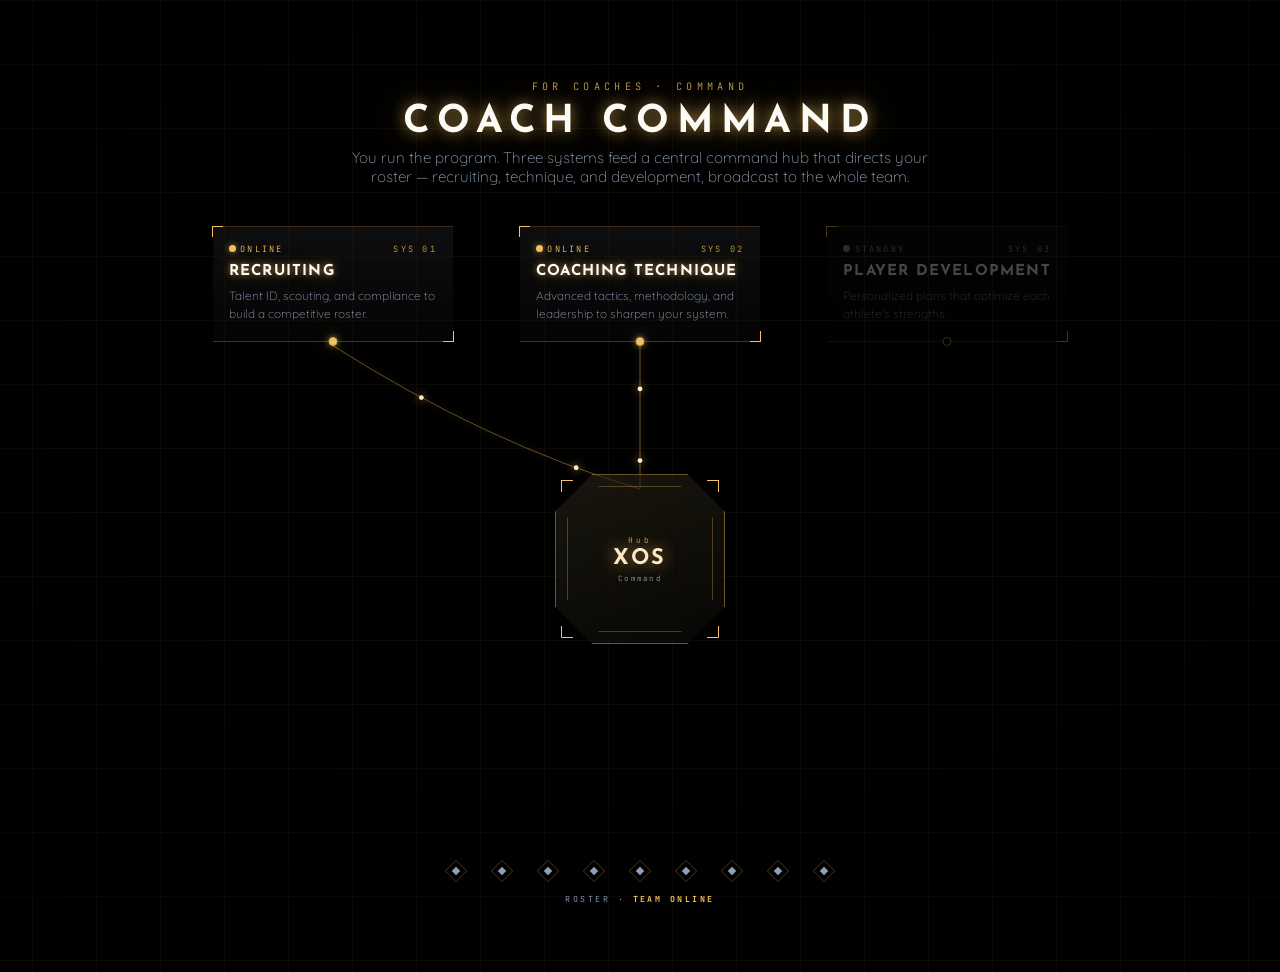
<file: prototypes/coaches-console.html>
<!doctype html>
<html lang="en">
<head>
<meta charset="utf-8">
<meta name="viewport" content="width=device-width, initial-scale=1">
<title>For Coaches — Command Console</title>
<link rel="preconnect" href="https://fonts.googleapis.com">
<link rel="preconnect" href="https://fonts.gstatic.com" crossorigin>
<link href="https://fonts.googleapis.com/css2?family=Josefin+Sans:wght@400;600;700&family=Quicksand:wght@300;400;500;600;700&family=JetBrains+Mono:wght@400;700&display=swap" rel="stylesheet">
<style>
:root{
  --bg:#000; --hairline:rgba(245,193,93,.22);
  --gold:#c9a24b; --hot:#f5c15d; --core:#ffe9c4; --head:#fdfbf5; --text:#e9edf4; --muted:#8fa0b8;
  --neon:245,193,93; --neon-deep:201,162,75;
  --font-display:"Josefin Sans","Futura",sans-serif;
  --font-body:"Quicksand",sans-serif;
  --font-mono:"JetBrains Mono",ui-monospace,monospace;
  --glow-text:0 0 14px rgba(var(--neon),.6),0 0 34px rgba(var(--neon-deep),.45);
  --halo:0 0 6px rgba(var(--neon),.6),0 0 18px rgba(var(--neon-deep),.4);
  --edge:1px solid var(--hairline);
}
*{box-sizing:border-box;margin:0;padding:0}
body{background:var(--bg);color:var(--text);font-family:var(--font-body);font-weight:300;-webkit-font-smoothing:antialiased;overflow-x:hidden;
  background-image:linear-gradient(rgba(245,193,93,.05) 1px,transparent 1px),linear-gradient(90deg,rgba(245,193,93,.05) 1px,transparent 1px);
  background-size:64px 64px;background-position:center top;}
body::after{content:"";position:fixed;inset:0;pointer-events:none;z-index:0;background:radial-gradient(ellipse 110% 90% at 50% 45%,transparent 42%,rgba(0,0,0,.75) 100%);}

.panel{position:relative;z-index:2;max-width:1040px;margin:0 auto;padding:5rem 1.5rem;}
.sec-label{font-family:var(--font-mono);font-size:.64rem;letter-spacing:.42em;text-transform:uppercase;color:var(--gold);text-align:center;margin-bottom:.6rem;}
.sec-title{font-family:var(--font-display);font-weight:700;letter-spacing:.2em;text-transform:uppercase;font-size:clamp(1.5rem,4vw,2.4rem);color:var(--head);text-align:center;text-shadow:var(--glow-text);margin-bottom:.4rem;}
.sec-sub{text-align:center;color:var(--muted);max-width:38rem;margin:0 auto 2.5rem;font-size:.95rem;}

/* ===== CONSOLE RIG ===== */
.console{position:relative;width:min(960px,100%);height:min(680px,92vw);max-height:74vh;margin:1rem auto 0;}
.wires{position:absolute;inset:0;width:100%;height:100%;overflow:visible;z-index:1;}
.wires path{fill:none;stroke:rgba(245,193,93,.4);stroke-width:1;filter:drop-shadow(0 0 3px rgba(245,193,93,.5));
  stroke-dasharray:var(--len);stroke-dashoffset:var(--len);transition:stroke-dashoffset .8s ease;}
.wires path.live{stroke-dashoffset:0;}
.wires circle.pip{fill:var(--core);filter:drop-shadow(0 0 5px rgba(245,193,93,.95));opacity:0;}

/* modules across the top */
.module{position:absolute;top:0;width:min(30%,240px);transform:translateX(-50%);z-index:4;
  border-top:var(--edge);border-bottom:var(--edge);padding:1rem 1rem 1.1rem;background:linear-gradient(180deg,rgba(28,28,32,.5),rgba(12,12,14,.3));
  opacity:.28;transition:opacity .6s ease;}
.module.online{opacity:1;}
.module::before,.module::after{content:"";position:absolute;width:10px;height:10px;}
.module::before{top:-1px;left:-1px;border-top:1px solid var(--hot);border-left:1px solid var(--hot);}
.module::after{bottom:-1px;right:-1px;border-bottom:1px solid var(--hot);border-right:1px solid var(--hot);}
.mod-badge{display:flex;align-items:center;gap:.5em;font-family:var(--font-mono);font-size:.54rem;letter-spacing:.26em;text-transform:uppercase;color:var(--muted);margin-bottom:.5rem;}
.mod-badge .dot{width:7px;height:7px;border-radius:50%;background:var(--muted);transition:.4s;}
.module.online .mod-badge .dot{background:var(--hot);box-shadow:var(--halo);}
.module.online .mod-badge .st{color:var(--hot);}
.mod-num{margin-left:auto;color:var(--gold);}
.module h3{font-family:var(--font-display);font-weight:700;letter-spacing:.08em;text-transform:uppercase;font-size:.94rem;color:var(--head);line-height:1.2;margin-bottom:.4rem;}
.module.online h3{text-shadow:var(--halo);}
.module p{font-size:.74rem;color:var(--muted);font-weight:300;line-height:1.5;}
/* feed port on the underside of the module */
.module .port{position:absolute;bottom:-5px;left:50%;transform:translateX(-50%);width:9px;height:9px;border:1px solid var(--gold);background:var(--bg);border-radius:50%;transition:.4s;}
.module.online .port{background:var(--hot);box-shadow:var(--halo);}

/* central COMMAND hub — angular, not a round reticle */
.hub{position:absolute;left:50%;top:50%;transform:translate(-50%,-50%);z-index:5;width:170px;height:170px;
  display:flex;flex-direction:column;align-items:center;justify-content:center;text-align:center;}
.hub .frame{position:absolute;inset:0;background:linear-gradient(160deg,rgba(40,36,22,.6),rgba(10,9,7,.7));
  clip-path:polygon(22% 0,78% 0,100% 22%,100% 78%,78% 100%,22% 100%,0 78%,0 22%);
  border:1px solid rgba(245,193,93,.4);transition:.6s;}
.hub.on .frame{box-shadow:0 0 30px rgba(245,193,93,.35),inset 0 0 22px rgba(245,193,93,.18);border-color:var(--core);}
/* octagon border drawn as an inset outline via a second layer */
.hub .frame.f2{inset:12px;background:none;border-color:rgba(245,193,93,.28);}
.hub.on .frame.f2{border-color:rgba(245,193,93,.5);box-shadow:none;}
.hub .corner{position:absolute;width:12px;height:12px;z-index:2;}
.hub .corner.tl{top:6px;left:6px;border-top:1px solid var(--hot);border-left:1px solid var(--hot);}
.hub .corner.tr{top:6px;right:6px;border-top:1px solid var(--hot);border-right:1px solid var(--hot);}
.hub .corner.bl{bottom:6px;left:6px;border-bottom:1px solid var(--hot);border-left:1px solid var(--hot);}
.hub .corner.br{bottom:6px;right:6px;border-bottom:1px solid var(--hot);border-right:1px solid var(--hot);}
.hub .k{font-family:var(--font-mono);font-size:.5rem;letter-spacing:.34em;color:var(--gold);position:relative;z-index:3;}
.hub .cmd{font-family:var(--font-display);font-weight:700;letter-spacing:.12em;font-size:1.35rem;color:var(--core);position:relative;z-index:3;line-height:1;margin:.2rem 0;
  text-shadow:0 0 16px rgba(245,193,93,.65);}
.hub .sub{font-family:var(--font-mono);font-size:.46rem;letter-spacing:.3em;color:var(--muted);position:relative;z-index:3;}
/* downward broadcast pulse rings */
.hub .cast{position:absolute;left:50%;bottom:8px;width:40px;height:40px;transform:translateX(-50%);border:1px solid rgba(245,193,93,.5);border-radius:50%;opacity:0;}
.hub.on .cast{animation:cast 3s ease-out infinite;}
@keyframes cast{0%{transform:translateX(-50%) scale(.3);opacity:.8}100%{transform:translateX(-50%) scale(3.4);opacity:0}}

/* roster / squad row the hub commands, along the bottom */
.roster{position:absolute;left:0;right:0;bottom:2%;display:flex;justify-content:center;gap:min(3.4%,30px);z-index:4;}
.unit{width:16px;height:16px;transform:rotate(45deg);border:1px solid var(--hairline);background:var(--bg);transition:.45s;position:relative;}
.unit.lit{border-color:var(--hot);background:#141310;box-shadow:var(--halo);}
.unit::after{content:"";position:absolute;inset:4px;background:var(--muted);transition:.45s;}
.unit.lit::after{background:var(--hot);box-shadow:0 0 6px var(--hot);}
.roster-label{position:absolute;left:50%;bottom:-1.6rem;transform:translateX(-50%);font-family:var(--font-mono);font-size:.52rem;letter-spacing:.3em;text-transform:uppercase;color:var(--muted);white-space:nowrap;}
.roster-label b{color:var(--hot);}

/* reduced motion: everything static-on */
@media (prefers-reduced-motion:reduce){
  *{animation:none!important;transition:none!important;}
  .module{opacity:1!important;}
  .wires path{stroke-dashoffset:0!important;}
  .wires circle.pip{opacity:1!important;}
}

/* phones: stack modules, wrap roster, hub between */
@media (max-width:720px){
  .console{height:auto;max-height:none;display:flex;flex-direction:column;gap:1.2rem;padding-left:30px;}
  .wires{display:none;}
  .module{position:relative;top:auto!important;left:auto!important;transform:none!important;width:100%;}
  .module .port{display:none;}
  .hub{position:relative;left:auto;top:auto;transform:none;width:150px;height:150px;margin:.6rem auto;}
  .hub .cast{display:none;}
  .roster{position:relative;bottom:auto;flex-wrap:wrap;gap:14px;margin-top:.4rem;padding-bottom:1.6rem;}
  /* wired spine down the left on mobile */
  .console::before{content:"";position:absolute;left:11px;top:10px;bottom:40px;width:1px;background:linear-gradient(var(--gold),rgba(245,193,93,.12));box-shadow:var(--halo);}
}
</style>
</head>
<body>

<section class="panel">
  <p class="sec-label">For Coaches · Command</p>
  <h2 class="sec-title">Coach Command</h2>
  <p class="sec-sub">You run the program. Three systems feed a central command hub that directs your roster — recruiting, technique, and development, broadcast to the whole team.</p>

  <div class="console" id="console">
    <svg class="wires" id="wires" preserveAspectRatio="none" aria-hidden="true"></svg>

    <!-- top modules -->
    <div class="module" data-mod="1" style="left:18%">
      <div class="mod-badge"><span class="dot"></span><span class="st">Standby</span><span class="mod-num">SYS 01</span></div>
      <h3>Recruiting</h3>
      <p>Talent ID, scouting, and compliance to build a competitive roster.</p>
      <span class="port"></span>
    </div>
    <div class="module" data-mod="2" style="left:50%">
      <div class="mod-badge"><span class="dot"></span><span class="st">Standby</span><span class="mod-num">SYS 02</span></div>
      <h3>Coaching Technique</h3>
      <p>Advanced tactics, methodology, and leadership to sharpen your system.</p>
      <span class="port"></span>
    </div>
    <div class="module" data-mod="3" style="left:82%">
      <div class="mod-badge"><span class="dot"></span><span class="st">Standby</span><span class="mod-num">SYS 03</span></div>
      <h3>Player Development</h3>
      <p>Personalized plans that optimize each athlete's strengths.</p>
      <span class="port"></span>
    </div>

    <!-- command hub -->
    <div class="hub" id="hub">
      <span class="frame"></span><span class="frame f2"></span>
      <span class="cast"></span>
      <span class="corner tl"></span><span class="corner tr"></span><span class="corner bl"></span><span class="corner br"></span>
      <span class="k">Hub</span>
      <span class="cmd">XOS</span>
      <span class="sub">Command</span>
    </div>

    <!-- roster the hub commands -->
    <div class="roster" id="roster">
      <span class="unit"></span><span class="unit"></span><span class="unit"></span>
      <span class="unit"></span><span class="unit"></span><span class="unit"></span>
      <span class="unit"></span><span class="unit"></span><span class="unit"></span>
      <span class="roster-label">Roster · <b>Team Online</b></span>
    </div>
  </div>
</section>

<script>
(function(){
  var reduce=window.matchMedia('(prefers-reduced-motion: reduce)').matches;
  var rig=document.getElementById('console');
  var svg=document.getElementById('wires');
  var hub=document.getElementById('hub');
  var modules=[].slice.call(document.querySelectorAll('.module'));
  var units=[].slice.call(document.querySelectorAll('.unit'));
  var ns='http://www.w3.org/2000/svg';
  var livePaths=[];

  function center(el){var r=el.getBoundingClientRect(),rr=rig.getBoundingClientRect();
    return {x:r.left-rr.left+r.width/2,y:r.top-rr.top+r.height/2};}
  function edge(el,dir){var r=el.getBoundingClientRect(),rr=rig.getBoundingClientRect();
    return {x:r.left-rr.left+r.width/2, y:r.top-rr.top+(dir<0?0:r.height)};}

  function build(){
    if(window.innerWidth<=720){svg.innerHTML='';livePaths=[];return;}
    svg.innerHTML='';livePaths=[];
    var rr=rig.getBoundingClientRect();
    svg.setAttribute('viewBox','0 0 '+rr.width+' '+rr.height);
    var hc=center(hub);
    function mkPath(from,to,curve,mod){
      var mx=(from.x+to.x)/2, my=(from.y+to.y)/2+curve;
      var d='M'+from.x+' '+from.y+' Q'+mx+' '+my+' '+to.x+' '+to.y;
      var p=document.createElementNS(ns,'path');p.setAttribute('d',d);
      if(mod)p.setAttribute('data-mod',mod);
      svg.appendChild(p);var len=p.getTotalLength();p.style.setProperty('--len',len);p._len=len;
      // pips
      var pips=[];for(var i=0;i<2;i++){var c=document.createElementNS(ns,'circle');c.setAttribute('r','2.4');c.setAttribute('class','pip');svg.appendChild(c);pips.push({el:c,phase:i/2});}
      p._pips=pips;
      if(reduce){p.classList.add('live');pips.forEach(function(pp){var pt=p.getPointAtLength(len*pp.phase);pp.el.setAttribute('cx',pt.x);pp.el.setAttribute('cy',pt.y);pp.el.style.opacity=1;});}
      return p;
    }
    // module -> hub (energy in from services)
    modules.forEach(function(m){var f=edge(m,1);mkPath({x:f.x,y:f.y+6},{x:hc.x,y:hc.y-70},f.x<hc.x?26:(f.x>hc.x?26:0),m.getAttribute('data-mod'));});
    // hub -> each roster unit (broadcast out)
    var hb={x:hc.x,y:hc.y+70};
    units.forEach(function(u){var c=center(u);mkPath(hb,{x:c.x,y:c.y-8},-18,'cast');});
  }

  var t0=null;
  function frame(ts){
    if(t0===null)t0=ts;var el=ts-t0;
    for(var i=0;i<livePaths.length;i++){var p=livePaths[i],len=p._len,pips=p._pips;if(!len||!pips)continue;
      for(var j=0;j<pips.length;j++){var t=((el/1600)+pips[j].phase)%1;var pt=p.getPointAtLength(len*t);var e=pips[j].el;
        e.setAttribute('cx',pt.x);e.setAttribute('cy',pt.y);
        var op=t<.1?t/.1:(t>.9?(1-t)/.1:1);e.style.opacity=op<0?0:op;}
    }
    requestAnimationFrame(frame);
  }
  build();
  if(!reduce)requestAnimationFrame(frame);
  var rt;window.addEventListener('resize',function(){clearTimeout(rt);rt=setTimeout(build,180);});

  function goLive(sel){var p=svg.querySelector('path[data-mod="'+sel+'"]');
    // for modules there is one; for 'cast' there are many
    svg.querySelectorAll('path[data-mod="'+sel+'"]').forEach(function(pp){pp.classList.add('live');if(livePaths.indexOf(pp)<0)livePaths.push(pp);});}

  if(reduce){
    modules.forEach(function(m){m.classList.add('online');var s=m.querySelector('.st');if(s)s.textContent='Online';});
    hub.classList.add('on');units.forEach(function(u){u.classList.add('lit');});
  }else{
    var fired=false;
    new IntersectionObserver(function(en){en.forEach(function(e){if(e.isIntersecting&&!fired){fired=true;
      // 1) modules power on, feeding the hub
      modules.forEach(function(m,i){setTimeout(function(){m.classList.add('online');var s=m.querySelector('.st');if(s)s.textContent='Online';goLive(m.getAttribute('data-mod'));},400+i*600);});
      // 2) hub comes online
      setTimeout(function(){hub.classList.add('on');goLive('cast');},400+3*600);
      // 3) roster lights up left->right (broadcast)
      units.forEach(function(u,i){setTimeout(function(){u.classList.add('lit');},400+3*600+500+i*160);});
    }});},{threshold:.3}).observe(rig);
  }
})();
</script>
</body>
</html>
</file>
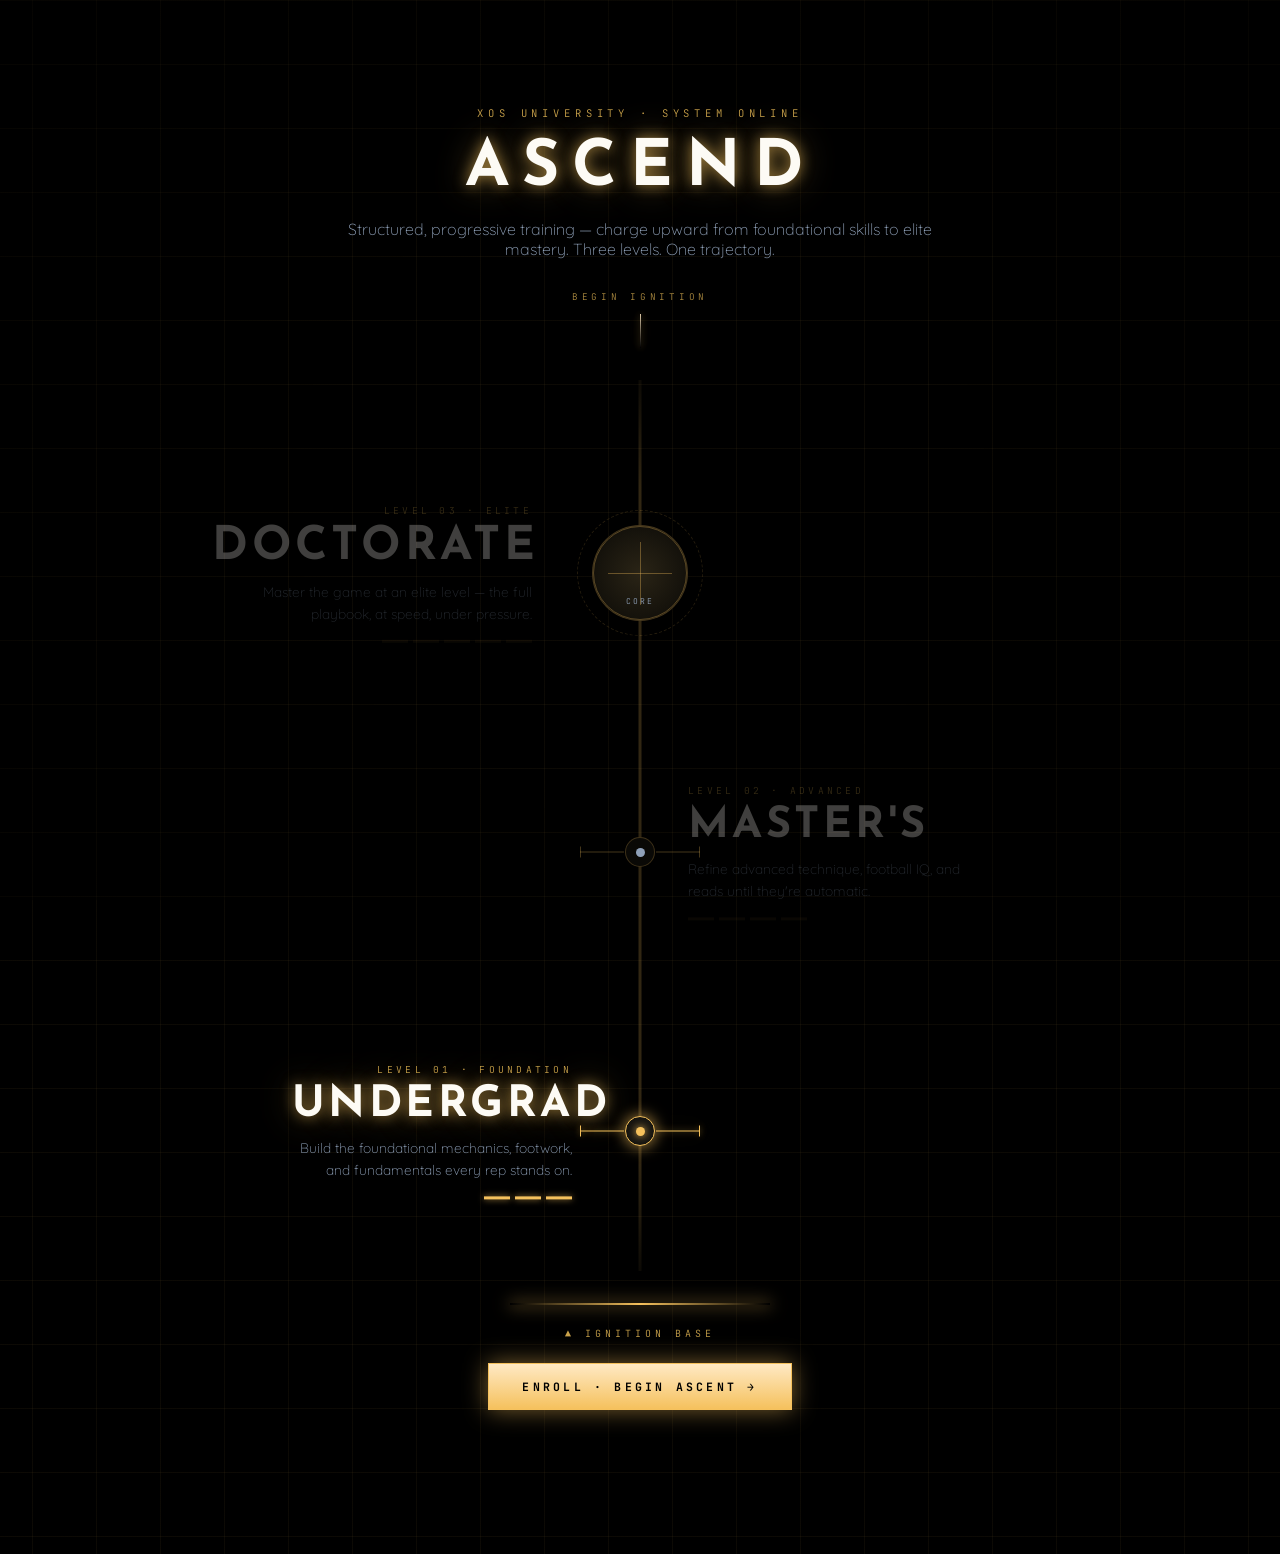
<file: prototypes/university-ascension.html>
<!doctype html>
<html lang="en">
<head>
<meta charset="utf-8">
<meta name="viewport" content="width=device-width, initial-scale=1">
<title>XOS University — Ascension Core</title>
<link rel="preconnect" href="https://fonts.googleapis.com">
<link rel="preconnect" href="https://fonts.gstatic.com" crossorigin>
<link href="https://fonts.googleapis.com/css2?family=Josefin+Sans:wght@400;600;700&family=Quicksand:wght@300;400;500;600;700&family=JetBrains+Mono:wght@400;700&display=swap" rel="stylesheet">
<style>
:root{
  --bg:#000000; --hairline:rgba(245,193,93,.22);
  --gold:#c9a24b; --hot:#f5c15d; --core:#ffe9c4; --white:#fff;
  --head:#fdfbf5; --text:#e9edf4; --muted:#8fa0b8;
  --neon:245,193,93; --neon-deep:201,162,75;
  --font-display:"Josefin Sans","Futura","Century Gothic",sans-serif;
  --font-body:"Quicksand",-apple-system,"Segoe UI",Roboto,sans-serif;
  --font-mono:"JetBrains Mono",ui-monospace,SFMono-Regular,Menlo,monospace;
  --glow-text:0 0 14px rgba(var(--neon),.6), 0 0 34px rgba(var(--neon-deep),.45);
  --halo:0 0 6px rgba(var(--neon),.6), 0 0 18px rgba(var(--neon-deep),.4);
}
*{box-sizing:border-box;margin:0;padding:0}
body{
  background:var(--bg); color:var(--text); font-family:var(--font-body); font-weight:300;
  -webkit-font-smoothing:antialiased; overflow-x:hidden;
  background-image:
    linear-gradient(rgba(245,193,93,.05) 1px, transparent 1px),
    linear-gradient(90deg, rgba(245,193,93,.05) 1px, transparent 1px);
  background-size:64px 64px; background-position:center top;
}
body::after{content:"";position:fixed;inset:0;pointer-events:none;z-index:0;
  background:radial-gradient(ellipse 90% 120% at 50% 55%, transparent 30%, rgba(0,0,0,.82) 100%);}

/* ---- intro ---- */
.intro{position:relative;z-index:2;text-align:center;padding:5.5rem 1.5rem 1rem;}
.intro .eyebrow{font-family:var(--font-mono);font-size:.66rem;letter-spacing:.46em;
  text-transform:uppercase;color:var(--gold);margin-bottom:1.1rem;}
.intro h1{font-family:var(--font-display);font-weight:700;letter-spacing:.2em;text-transform:uppercase;
  font-size:clamp(2.2rem,7vw,4rem);color:var(--head);text-shadow:var(--glow-text);}
.intro p{max-width:40rem;margin:1.1rem auto 0;color:var(--muted);font-size:1rem;}
.scrollcue{font-family:var(--font-mono);font-size:.58rem;letter-spacing:.4em;color:var(--gold);
  text-transform:uppercase;margin-top:2rem;opacity:.85;}
.scrollcue .tick{display:block;width:1px;height:34px;margin:.7rem auto 0;
  background:linear-gradient(var(--core),transparent);box-shadow:var(--halo);
  animation:cue 2.4s ease-in-out infinite;transform-origin:top;}
@keyframes cue{0%,100%{transform:scaleY(.5);opacity:.4}50%{transform:scaleY(1);opacity:1}}

/* ============ ASCENSION COLUMN (tall) ============ */
.ascend{position:relative;z-index:2;width:min(760px,94vw);margin:1rem auto 0;padding:6vh 0 0;}
/* the central conduit runs the full height of the column */
.spine{position:absolute;left:50%;top:0;bottom:0;width:3px;transform:translateX(-50%);
  background:linear-gradient(rgba(245,193,93,.05),rgba(245,193,93,.2) 12%,rgba(245,193,93,.2) 88%,rgba(245,193,93,.05));
  overflow:hidden;z-index:1;}
/* the rising energy surge that climbs the conduit on a loop */
.spine .surge{position:absolute;left:-1px;width:5px;height:34%;bottom:-34%;
  background:linear-gradient(transparent,rgba(255,233,196,.15) 30%,var(--core));
  filter:blur(.3px) drop-shadow(0 0 8px rgba(245,193,93,.9));opacity:0;}
.ascend.armed .spine .surge{animation:rise 3.4s cubic-bezier(.45,0,.2,1) infinite;}
@keyframes rise{0%{bottom:-34%;opacity:0}8%{opacity:1}92%{opacity:1}100%{bottom:100%;opacity:0}}
/* rising data pips */
.pip{position:absolute;left:50%;width:5px;height:5px;border-radius:50%;transform:translateX(-50%);
  background:var(--core);box-shadow:0 0 8px 1px rgba(255,233,196,.9);opacity:0;z-index:2;}
.ascend.armed .pip{animation:piprise 3.4s linear infinite;}
@keyframes piprise{0%{bottom:0;opacity:0}6%{opacity:1}70%{opacity:1}100%{bottom:100%;opacity:0}}

/* a station = one level */
.station{position:relative;min-height:clamp(230px,31vh,360px);display:flex;align-items:center;}
.station .node{position:absolute;left:50%;top:50%;transform:translate(-50%,-50%);z-index:3;
  width:30px;height:30px;border-radius:50%;border:1px solid var(--hairline);background:#0a0906;
  display:flex;align-items:center;justify-content:center;transition:.6s;}
.station .node .dot{width:9px;height:9px;border-radius:50%;background:var(--muted);transition:.6s;}
.station.on .node{border-color:var(--hot);box-shadow:0 0 14px 2px rgba(245,193,93,.55);background:#141310;}
.station.on .node .dot{background:var(--hot);box-shadow:0 0 8px var(--hot);}
/* gate brackets flanking the node */
.gate{position:absolute;left:50%;top:50%;transform:translate(-50%,-50%);z-index:2;
  width:120px;height:1px;pointer-events:none;}
.gate::before,.gate::after{content:"";position:absolute;top:0;width:44px;height:1px;
  background:rgba(245,193,93,.28);transition:.6s;}
.gate::before{left:0}.gate::after{right:0}
.station.on .gate::before,.station.on .gate::after{background:var(--hot);box-shadow:var(--halo);}
/* gate corner caps */
.gate i{position:absolute;top:-5px;width:1px;height:11px;background:rgba(245,193,93,.28);transition:.6s;}
.gate i.a{left:0}.gate i.b{right:0}
.station.on .gate i{background:var(--hot);box-shadow:var(--halo);}

/* level label block, offset to one side of the spine */
.label{position:absolute;top:50%;transform:translateY(-50%);width:min(280px,38vw);z-index:4;
  opacity:.25;transition:opacity .7s ease, transform .7s ease;}
.station.left .label{right:calc(50% + 68px);text-align:right;transform:translateY(-50%) translateX(20px);}
.station.right .label{left:calc(50% + 68px);text-align:left;transform:translateY(-50%) translateX(-20px);}
.station.on .label{opacity:1;transform:translateY(-50%) translateX(0);}
.label .lv{font-family:var(--font-mono);font-size:.6rem;letter-spacing:.34em;color:var(--gold);text-transform:uppercase;}
.label h3{font-family:var(--font-display);font-weight:700;text-transform:uppercase;line-height:1;
  font-size:clamp(1.6rem,4.4vw,2.7rem);color:var(--head);letter-spacing:.08em;margin:.5rem 0 .6rem;}
.station.on .label h3{text-shadow:var(--glow-text);}
.label p{font-size:.86rem;color:var(--muted);font-weight:300;line-height:1.6;}
.label .meter{display:flex;gap:5px;margin-top:.9rem;}
.station.left .label .meter{justify-content:flex-end;}
.label .meter span{width:26px;height:3px;background:rgba(245,193,93,.16);transition:.5s;}
.station.on .label .meter span{background:var(--hot);box-shadow:0 0 6px rgba(245,193,93,.7);}

/* APEX — Doctorate: white-hot reticle core (self-contained; no flanking gate) */
.station.apex .gate{display:none;}
.station.apex .node{width:96px;height:96px;background:radial-gradient(circle,#2a2416,#0a0906);}
.station.apex .node .dot{width:0;height:0;}
.station.apex .node .xk{font-family:var(--font-mono);font-size:.5rem;letter-spacing:.24em;color:var(--muted);
  position:absolute;bottom:14px;transition:.5s;}
.station.apex.on .node .xk{color:var(--hot);}
.station.apex .ring{position:absolute;inset:0;border-radius:50%;border:1px solid rgba(245,193,93,.3);transition:.6s;}
.station.apex .ring.r2{inset:-16px;border-style:dashed;border-color:rgba(245,193,93,.14);}
.station.apex.on .ring{border-color:var(--core);box-shadow:0 0 34px rgba(255,233,196,.5),inset 0 0 22px rgba(245,193,93,.4);}
.station.apex.on .ring.r2{animation:spin 20s linear infinite;border-color:rgba(245,193,93,.3);box-shadow:none;}
@keyframes spin{to{transform:rotate(360deg)}}
.station.apex .cross{position:absolute;inset:0;z-index:2;}
.station.apex .cross::before,.station.apex .cross::after{content:"";position:absolute;background:rgba(245,193,93,.35);transition:.5s;}
.station.apex .cross::before{top:50%;left:16%;right:16%;height:1px}
.station.apex .cross::after{left:50%;top:16%;bottom:16%;width:1px}
.station.apex.on .cross::before,.station.apex.on .cross::after{background:var(--core);box-shadow:var(--halo);}
.station.apex .flare{position:absolute;inset:0;border-radius:50%;border:1px solid rgba(245,193,93,.6);opacity:0;}
.station.apex.on .flare{animation:flare 3.6s ease-out infinite;}
@keyframes flare{0%{transform:scale(.7);opacity:.8}100%{transform:scale(2.6);opacity:0}}
.station.apex .label h3{font-size:clamp(1.8rem,4.8vw,2.9rem);white-space:nowrap;}
.station.apex.on .label h3{text-shadow:0 0 18px rgba(255,233,196,.8),0 0 44px rgba(245,193,93,.55);color:var(--core);}
/* apex core is 96px + rings + flare — pull its label well clear of the node */
.station.apex.left .label{right:calc(50% + 128px);width:min(320px,42vw);}

/* IGNITION BASE at the bottom */
.base{position:relative;z-index:3;text-align:center;padding:2rem 0 6rem;}
.base .plate{width:min(260px,60vw);height:2px;margin:0 auto 1.4rem;
  background:linear-gradient(90deg,transparent,var(--hot),transparent);
  box-shadow:0 0 16px 1px rgba(245,193,93,.6);}
.base .lbl{font-family:var(--font-mono);font-size:.62rem;letter-spacing:.4em;color:var(--gold);text-transform:uppercase;}
.base .enroll{display:inline-flex;align-items:center;gap:.6em;margin-top:1.4rem;
  font-family:var(--font-mono);font-size:.72rem;letter-spacing:.28em;text-transform:uppercase;color:var(--bg);
  background:linear-gradient(180deg,var(--core),var(--hot));padding:.95rem 2.1rem;border:1px solid var(--hot);
  box-shadow:0 0 24px rgba(245,193,93,.5);font-weight:700;transition:.25s;text-decoration:none;}
.base .enroll:hover{box-shadow:0 0 40px rgba(245,193,93,.85);transform:translateY(-2px);}

/* reduced motion */
@media (prefers-reduced-motion:reduce){
  *{animation:none!important;transition:none!important;}
  .station{opacity:1!important;} .station .label{opacity:1!important;transform:translateY(-50%)!important;}
  .spine .surge{opacity:1!important;bottom:33%!important;} .pip{display:none;}
}

/* tablets & narrow windows: collapse the alternating rig into a wired column
   well before the desktop layout would get cramped (labels overflow < ~1050px) */
@media (max-width:900px){
  .rail{display:none;}
  .ascend{padding-top:3vh;}
  /* spine sits 52px in so the 64px Doctorate core (+ its rings) clears the left edge */
  .spine{left:52px;}
  .pip{left:52px;}
  .station{min-height:auto;padding:2.2rem 0 2.2rem 96px;display:block;}
  .station .node,.gate{left:52px;top:2.6rem;transform:translate(-50%,0);}
  .station.apex .node{width:64px;height:64px;top:2rem;}
  .gate{width:70px;}.gate::before,.gate::after{width:22px;}
  .label,
  .station.left .label,
  .station.right .label,
  .station.apex.left .label,
  .station.on .label{position:static!important;transform:none!important;opacity:1!important;
    width:auto!important;max-width:100%;text-align:left!important;}
  .station.apex .label h3{white-space:normal;}
  .station.left .label .meter{justify-content:flex-start;}
  .base{padding-left:0;}
}
</style>
</head>
<body>

<section class="intro">
  <p class="eyebrow">XOS University · System Online</p>
  <h1>Ascend</h1>
  <p>Structured, progressive training — charge upward from foundational skills to elite mastery. Three levels. One trajectory.</p>
  <div class="scrollcue">Begin Ignition<span class="tick"></span></div>
</section>

<div class="ascend" id="ascend">
  <span class="spine"><span class="surge"></span></span>
  <span class="pip"  style="animation-delay:0s"></span>
  <span class="pip"  style="animation-delay:1.1s"></span>
  <span class="pip"  style="animation-delay:2.2s"></span>

  <!-- APEX first (top) -->
  <div class="station apex left" data-i="2">
    <span class="node"><span class="flare"></span><span class="ring r2"></span><span class="ring"></span><span class="cross"></span><span class="xk">CORE</span></span>
    <span class="gate"><i class="a"></i><i class="b"></i></span>
    <div class="label">
      <div class="lv">Level 03 · Elite</div>
      <h3>Doctorate</h3>
      <p>Master the game at an elite level — the full playbook, at speed, under pressure.</p>
      <div class="meter"><span></span><span></span><span></span><span></span><span></span></div>
    </div>
  </div>

  <div class="station right" data-i="1">
    <span class="node"><span class="dot"></span></span>
    <span class="gate"><i class="a"></i><i class="b"></i></span>
    <div class="label">
      <div class="lv">Level 02 · Advanced</div>
      <h3>Master's</h3>
      <p>Refine advanced technique, football IQ, and reads until they're automatic.</p>
      <div class="meter"><span></span><span></span><span></span><span></span></div>
    </div>
  </div>

  <div class="station left" data-i="0">
    <span class="node"><span class="dot"></span></span>
    <span class="gate"><i class="a"></i><i class="b"></i></span>
    <div class="label">
      <div class="lv">Level 01 · Foundation</div>
      <h3>Undergrad</h3>
      <p>Build the foundational mechanics, footwork, and fundamentals every rep stands on.</p>
      <div class="meter"><span></span><span></span><span></span></div>
    </div>
  </div>
</div>

<div class="base">
  <div class="plate"></div>
  <div class="lbl">▲ Ignition Base</div>
  <a class="enroll" href="#">Enroll · Begin Ascent →</a>
</div>

<div style="height:3rem"></div>

<script>
(function(){
  var reduce = window.matchMedia('(prefers-reduced-motion: reduce)').matches;
  var ascend=document.getElementById('ascend');
  var stations=Array.prototype.slice.call(document.querySelectorAll('.station'));
  stations.sort(function(a,b){return (+a.dataset.i)-(+b.dataset.i);}); // bottom -> top

  if(reduce){
    stations.forEach(function(s){s.classList.add('on');});
    ascend.classList.add('armed');
    return;
  }

  var fired=false;
  var obs=new IntersectionObserver(function(en){
    en.forEach(function(e){
      if(e.isIntersecting && !fired){
        fired=true;
        ascend.classList.add('armed'); // conduit + pips start rising immediately
        // ignite stations bottom -> top, timed to the surge climbing
        stations.forEach(function(s,i){
          setTimeout(function(){ s.classList.add('on'); }, 600 + i*900);
        });
      }
    });
  },{threshold:.15});
  obs.observe(ascend);
})();
</script>
</body>
</html>
</file>
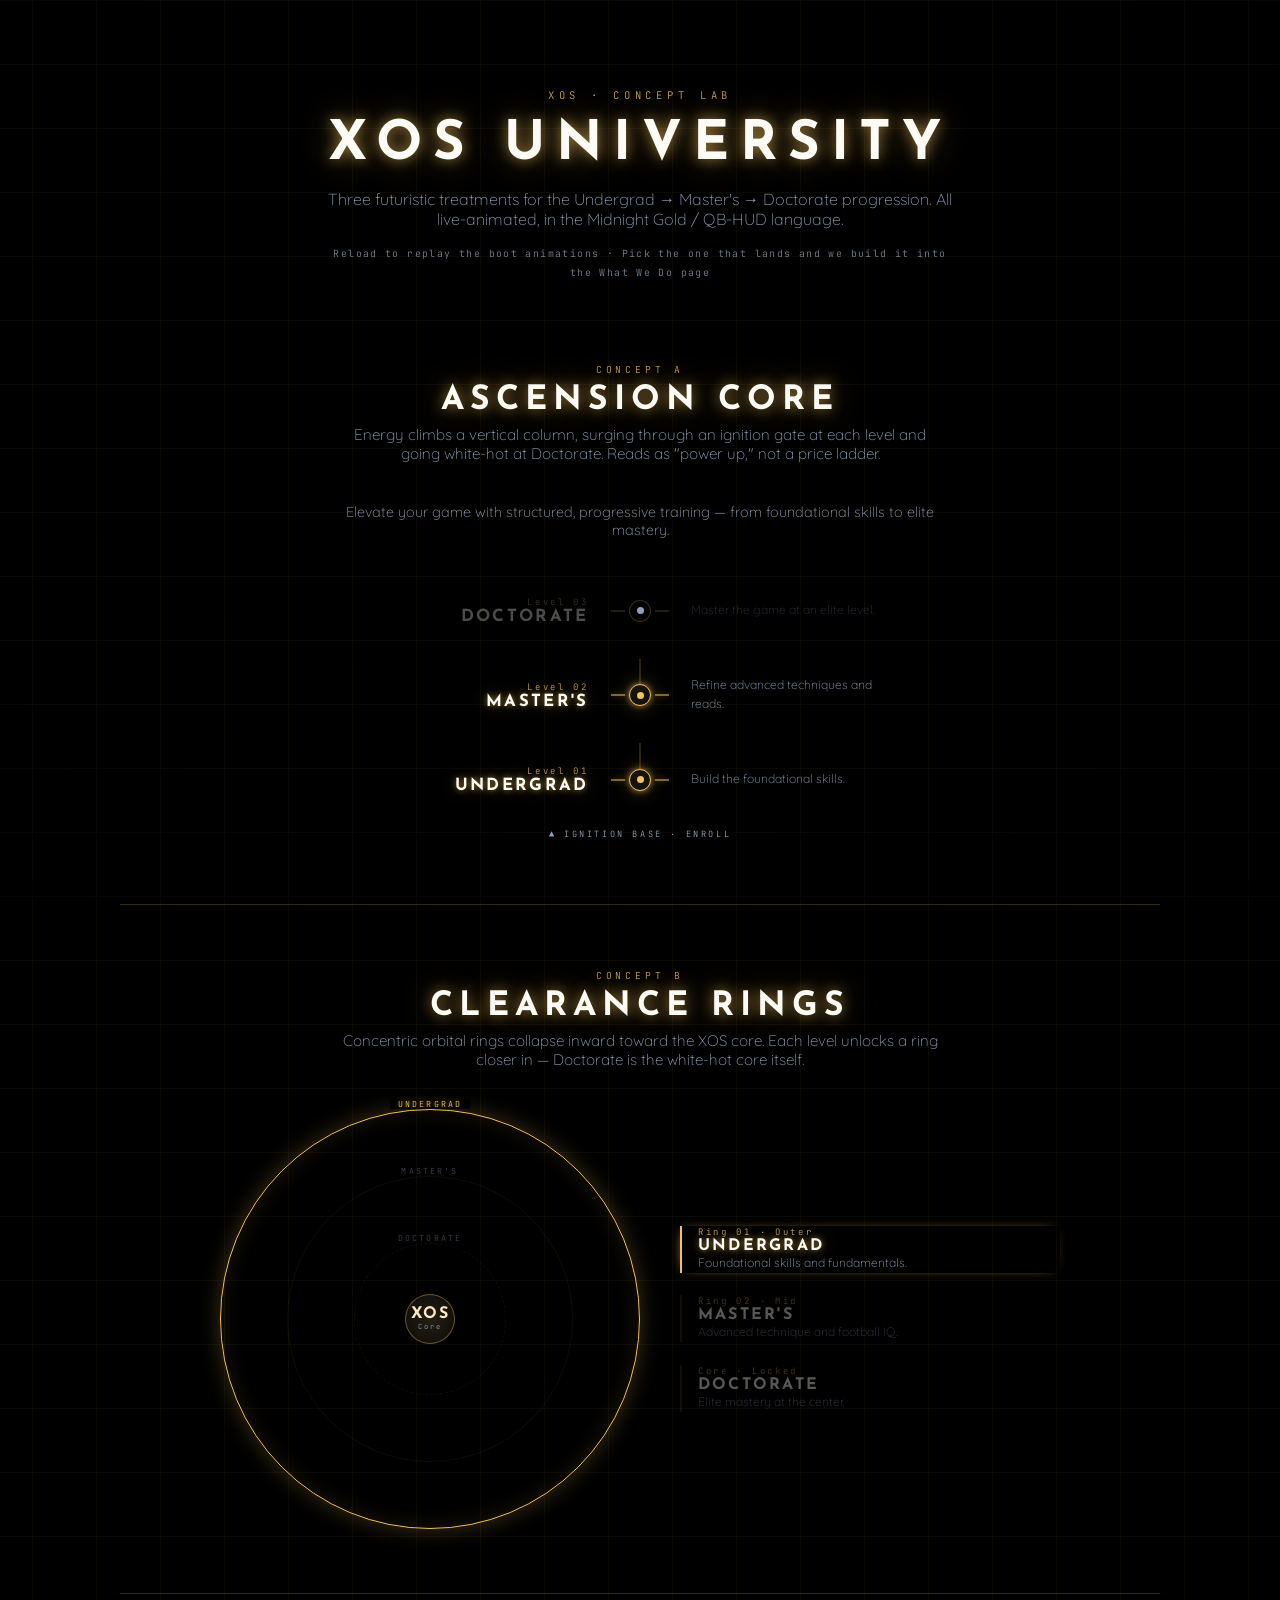
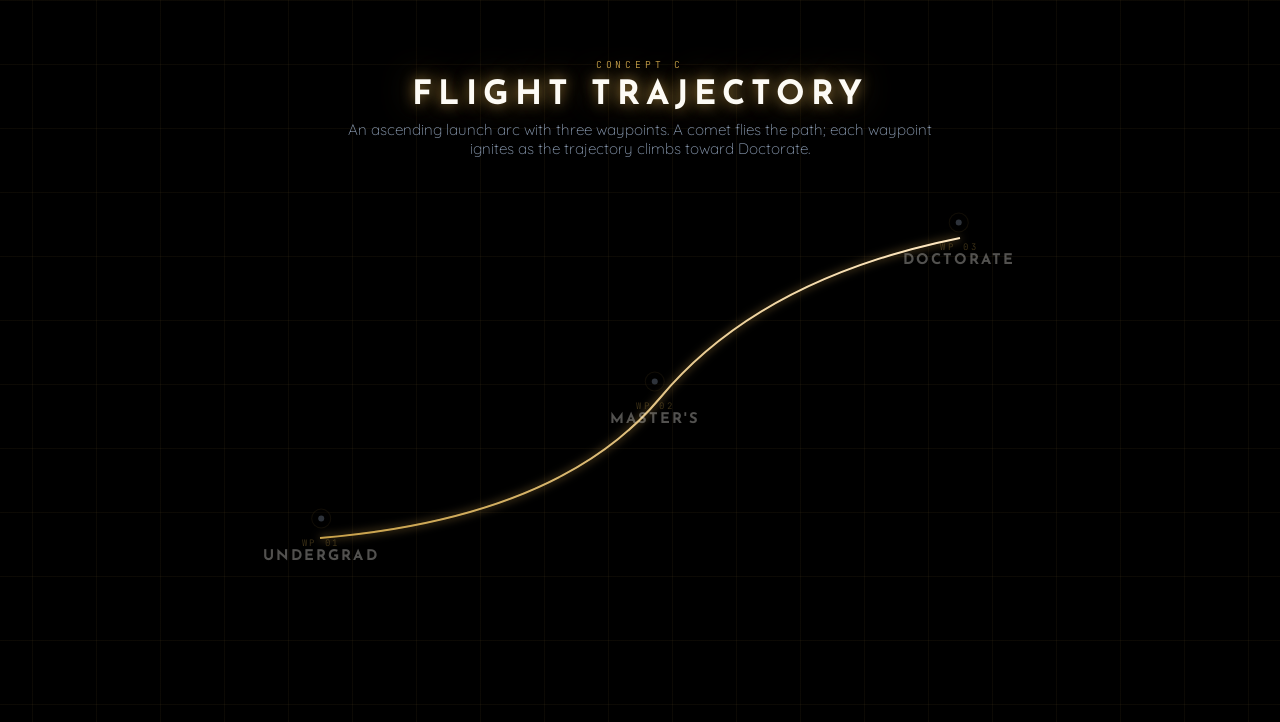
<file: prototypes/university-concepts.html>
<!doctype html>
<html lang="en">
<head>
<meta charset="utf-8">
<meta name="viewport" content="width=device-width, initial-scale=1">
<title>XOS University — Concept Lab</title>
<link rel="preconnect" href="https://fonts.googleapis.com">
<link rel="preconnect" href="https://fonts.gstatic.com" crossorigin>
<link href="https://fonts.googleapis.com/css2?family=Josefin+Sans:wght@400;600;700&family=Quicksand:wght@300;400;500;600;700&family=JetBrains+Mono:wght@400;700&display=swap" rel="stylesheet">
<style>
:root{
  --bg:#000000; --bg-mid:#0c0c0e; --bg-warm:#17171b;
  --hairline:rgba(245,193,93,.22);
  --gold:#c9a24b; --hot:#f5c15d; --core:#ffe9c4; --white:#fff;
  --head:#fdfbf5; --text:#e9edf4; --muted:#8fa0b8;
  --neon:245,193,93; --neon-deep:201,162,75;
  --font-display:"Josefin Sans","Futura","Century Gothic",sans-serif;
  --font-body:"Quicksand",-apple-system,"Segoe UI",Roboto,sans-serif;
  --font-mono:"JetBrains Mono",ui-monospace,SFMono-Regular,Menlo,monospace;
  --glow-text:0 0 14px rgba(var(--neon),.6), 0 0 34px rgba(var(--neon-deep),.45);
  --halo:0 0 6px rgba(var(--neon),.6), 0 0 18px rgba(var(--neon-deep),.4);
  --edge:1px solid var(--hairline);
}
*{box-sizing:border-box;margin:0;padding:0}
body{
  background:var(--bg); color:var(--text); font-family:var(--font-body); font-weight:300;
  -webkit-font-smoothing:antialiased; overflow-x:hidden;
  background-image:
    linear-gradient(rgba(245,193,93,.05) 1px, transparent 1px),
    linear-gradient(90deg, rgba(245,193,93,.05) 1px, transparent 1px);
  background-size:64px 64px; background-position:center top;
}
body::after{content:"";position:fixed;inset:0;pointer-events:none;z-index:0;
  background:radial-gradient(ellipse 120% 90% at 50% 42%, transparent 40%, rgba(0,0,0,.72) 100%);}

/* ---- lab chrome ---- */
.lab-head{position:relative;z-index:2;text-align:center;padding:4.5rem 1.5rem 1rem;}
.lab-head .eyebrow{font-family:var(--font-mono);font-size:.66rem;letter-spacing:.46em;
  text-transform:uppercase;color:var(--gold);margin-bottom:1rem;}
.lab-head h1{font-family:var(--font-display);font-weight:700;letter-spacing:.2em;text-transform:uppercase;
  font-size:clamp(2rem,6vw,3.4rem);color:var(--head);text-shadow:var(--glow-text);}
.lab-head p{max-width:40rem;margin:1rem auto 0;color:var(--muted);}
.lab-note{max-width:44rem;margin:1.4rem auto 0;font-family:var(--font-mono);font-size:.62rem;
  letter-spacing:.14em;color:var(--muted);opacity:.8;line-height:1.9;}

.concept{position:relative;z-index:2;max-width:1040px;margin:0 auto;padding:4rem 1.5rem;
  border-top:var(--edge);}
.concept:first-of-type{border-top:none;}
.c-tag{font-family:var(--font-mono);font-size:.6rem;letter-spacing:.4em;text-transform:uppercase;
  color:var(--gold);text-align:center;margin-bottom:.5rem;}
.c-title{font-family:var(--font-display);font-weight:700;letter-spacing:.18em;text-transform:uppercase;
  font-size:clamp(1.4rem,3.6vw,2.1rem);color:var(--head);text-align:center;text-shadow:var(--glow-text);
  margin-bottom:.5rem;}
.c-sub{text-align:center;color:var(--muted);max-width:38rem;margin:0 auto 2.5rem;font-size:.95rem;}
.intro-uni{text-align:center;color:var(--muted);max-width:40rem;margin:0 auto 2rem;font-size:.9rem;font-weight:300;}

/* shared level meta */
.lvl-en{font-family:var(--font-mono);font-size:.56rem;letter-spacing:.3em;color:var(--gold);}
.lvl-name{font-family:var(--font-display);font-weight:700;letter-spacing:.14em;text-transform:uppercase;
  color:var(--head);}
.lvl-desc{font-size:.76rem;color:var(--muted);font-weight:300;line-height:1.55;}

/* ============================================================
   CONCEPT A — ASCENSION CORE (vertical charge column)
   ============================================================ */
.ascend{position:relative;width:min(520px,92vw);margin:1rem auto 0;
  display:flex;flex-direction:column;align-items:center;}
.asc-stage{position:relative;display:grid;grid-template-columns:1fr auto 1fr;align-items:center;
  width:100%;gap:1.2rem;padding:1.6rem 0;}
.asc-stage .txt{opacity:.3;transition:opacity .6s ease;}
.asc-stage.on .txt{opacity:1;}
.asc-stage .txt.r{text-align:right;}
.asc-stage.on .lvl-name{text-shadow:var(--halo);}
/* the column cell */
.asc-col{position:relative;width:64px;display:flex;flex-direction:column;align-items:center;justify-content:center;}
.asc-node{position:relative;width:22px;height:22px;border-radius:50%;border:1px solid var(--hairline);
  background:var(--bg);display:flex;align-items:center;justify-content:center;z-index:3;transition:.5s;}
.asc-stage.on .asc-node{border-color:var(--hot);box-shadow:var(--halo);background:#141310;}
.asc-stage.apex.on .asc-node{border-color:var(--core);
  box-shadow:0 0 12px 3px rgba(255,233,196,.8),0 0 30px rgba(245,193,93,.6);background:#241f14;}
.asc-node .dot{width:7px;height:7px;border-radius:50%;background:var(--muted);transition:.5s;}
.asc-stage.on .asc-node .dot{background:var(--hot);}
.asc-stage.apex.on .asc-node .dot{background:var(--core);box-shadow:0 0 8px var(--core);}
/* vertical conduit between stages */
.asc-wire{position:absolute;left:50%;top:-1.6rem;height:1.6rem;width:2px;transform:translateX(-50%);
  background:rgba(245,193,93,.18);overflow:hidden;z-index:1;}
.asc-wire .surge{position:absolute;left:0;top:-40%;width:100%;height:40%;
  background:linear-gradient(var(--core),transparent);opacity:0;}
.ascend.armed .asc-wire .surge{animation:surge 2.2s linear infinite;}
@keyframes surge{0%{top:-40%;opacity:0}10%{opacity:1}90%{opacity:1}100%{top:100%;opacity:0}}
/* gate ticks flanking a node */
.asc-node::before,.asc-node::after{content:"";position:absolute;top:50%;width:14px;height:1px;
  background:rgba(245,193,93,.3);transform:translateY(-.5px);transition:.5s;}
.asc-node::before{right:100%;margin-right:5px;}
.asc-node::after{left:100%;margin-left:5px;}
.asc-stage.on .asc-node::before,.asc-stage.on .asc-node::after{background:var(--hot);box-shadow:var(--halo);}
.asc-base{font-family:var(--font-mono);font-size:.54rem;letter-spacing:.3em;color:var(--muted);
  text-transform:uppercase;margin-top:.5rem;}

/* ============================================================
   CONCEPT B — CLEARANCE RINGS (inward to the core)
   ============================================================ */
.rings-wrap{display:grid;grid-template-columns:minmax(280px,420px) 1fr;gap:2.5rem;align-items:center;
  max-width:840px;margin:1rem auto 0;}
.rings{position:relative;width:min(420px,84vw);aspect-ratio:1;margin:0 auto;}
.ring{position:absolute;border-radius:50%;border:1px solid rgba(245,193,93,.16);
  display:flex;align-items:flex-start;justify-content:center;transition:.6s;opacity:.4;}
.ring.on{opacity:1;border-color:var(--hot);box-shadow:0 0 22px rgba(245,193,93,.25),inset 0 0 22px rgba(245,193,93,.12);}
.ring.r-out{inset:0;}
.ring.r-mid{inset:16%;}
.ring.r-in{inset:32%;border-style:dashed;}
.ring.r-in.on{animation:spin 22s linear infinite;}
@keyframes spin{to{transform:rotate(360deg)}}
.ring .tag{position:absolute;top:-.7rem;background:var(--bg);padding:0 .5rem;
  font-family:var(--font-mono);font-size:.52rem;letter-spacing:.26em;text-transform:uppercase;
  color:var(--muted);white-space:nowrap;transition:.5s;}
.ring.on .tag{color:var(--hot);text-shadow:var(--halo);}
.rings-core{position:absolute;inset:44%;border-radius:50%;background:radial-gradient(circle,#241f14,#0c0b08);
  border:1px solid rgba(245,193,93,.4);display:flex;flex-direction:column;align-items:center;justify-content:center;
  z-index:4;transition:.6s;}
.rings-core.on{border-color:var(--core);box-shadow:0 0 30px rgba(255,233,196,.5),inset 0 0 16px rgba(245,193,93,.4);}
.rings-core span{font-family:var(--font-display);font-weight:700;letter-spacing:.1em;font-size:1rem;color:var(--core);}
.rings-core small{font-family:var(--font-mono);font-size:.44rem;letter-spacing:.28em;color:var(--muted);}
.rings-core.on small{color:var(--hot);}
.rings-core .pulse{position:absolute;inset:0;border-radius:50%;border:1px solid rgba(245,193,93,.5);opacity:0;}
.rings-core.on .pulse{animation:cpulse 3s ease-out infinite;}
@keyframes cpulse{0%{transform:scale(.7);opacity:.7}100%{transform:scale(2.4);opacity:0}}
.rings-legend{display:flex;flex-direction:column;gap:1.4rem;}
.rings-legend .row{opacity:.35;transition:.5s;padding-left:1rem;border-left:2px solid var(--hairline);}
.rings-legend .row.on{opacity:1;border-left-color:var(--hot);box-shadow:-2px 0 12px -6px var(--hot);}
.rings-legend .row.on .lvl-name{text-shadow:var(--halo);}

/* ============================================================
   CONCEPT C — FLIGHT TRAJECTORY (ascending arc + comet)
   ============================================================ */
.traj{position:relative;width:min(760px,94vw);margin:1rem auto 0;aspect-ratio:16/8;}
.traj svg{position:absolute;inset:0;width:100%;height:100%;overflow:visible;}
.traj .arc-bg{fill:none;stroke:rgba(245,193,93,.16);stroke-width:1.5;}
.traj .arc-fg{fill:none;stroke:url(#tg);stroke-width:2;
  filter:drop-shadow(0 0 4px rgba(245,193,93,.7));
  stroke-dasharray:var(--l);stroke-dashoffset:var(--l);transition:stroke-dashoffset 2.4s ease;}
.traj.armed .arc-fg{stroke-dashoffset:0;}
.traj .comet{fill:var(--core);filter:drop-shadow(0 0 8px rgba(255,233,196,1));opacity:0;}
.traj.armed .comet{animation:fly 3.4s linear infinite .4s;}
@keyframes fly{0%{opacity:0}6%{opacity:1}94%{opacity:1}100%{opacity:0}}
.wp{position:absolute;transform:translate(-50%,-50%);text-align:center;opacity:.32;transition:.5s;}
.wp.on{opacity:1;}
.wp .glyph{width:20px;height:20px;margin:0 auto .5rem;border-radius:50%;border:1px solid var(--hairline);
  background:var(--bg);display:flex;align-items:center;justify-content:center;transition:.5s;}
.wp.on .glyph{border-color:var(--hot);box-shadow:var(--halo);background:#141310;}
.wp.apex.on .glyph{border-color:var(--core);box-shadow:0 0 12px 3px rgba(255,233,196,.8);}
.wp .glyph .dot{width:6px;height:6px;border-radius:50%;background:var(--muted);transition:.5s;}
.wp.on .glyph .dot{background:var(--hot);}
.wp.apex.on .glyph .dot{background:var(--core);}
.wp .cap{white-space:nowrap;}
.wp.on .lvl-name{text-shadow:var(--halo);}

/* ---- reduced motion: everything on, static ---- */
@media (prefers-reduced-motion:reduce){
  *{animation:none!important;transition:none!important;}
  .asc-stage,.wp,.rings-legend .row{opacity:1!important;}
  .ring,.rings-core{opacity:1!important;}
  .traj .arc-fg{stroke-dashoffset:0!important;}
  .asc-wire .surge{opacity:1!important;top:30%!important;}
}
@media (max-width:720px){
  .rings-wrap{grid-template-columns:1fr;}
  .traj{aspect-ratio:4/5;}
}
</style>
</head>
<body>

<header class="lab-head">
  <p class="eyebrow">XOS · Concept Lab</p>
  <h1>XOS University</h1>
  <p>Three futuristic treatments for the Undergrad → Master's → Doctorate progression. All live-animated, in the Midnight Gold / QB-HUD language.</p>
  <p class="lab-note">Reload to replay the boot animations · Pick the one that lands and we build it into the What&nbsp;We&nbsp;Do page</p>
</header>

<!-- ============ CONCEPT A ============ -->
<section class="concept">
  <p class="c-tag">Concept A</p>
  <h2 class="c-title">Ascension Core</h2>
  <p class="c-sub">Energy climbs a vertical column, surging through an ignition gate at each level and going white-hot at Doctorate. Reads as "power up," not a price ladder.</p>
  <p class="intro-uni">Elevate your game with structured, progressive training — from foundational skills to elite mastery.</p>

  <div class="ascend" id="ascend">
    <div class="asc-stage apex" data-i="2">
      <div class="txt r">
        <div class="lvl-en">Level 03</div>
        <div class="lvl-name" style="font-size:1.05rem">Doctorate</div>
      </div>
      <div class="asc-col"><span class="asc-node"><span class="dot"></span></span></div>
      <div class="txt"><div class="lvl-desc">Master the game at an elite level.</div></div>
    </div>
    <div class="asc-stage" data-i="1">
      <div class="txt r">
        <div class="lvl-en">Level 02</div>
        <div class="lvl-name" style="font-size:1.05rem">Master's</div>
      </div>
      <div class="asc-col"><span class="asc-wire"><span class="surge"></span></span><span class="asc-node"><span class="dot"></span></span></div>
      <div class="txt"><div class="lvl-desc">Refine advanced techniques and reads.</div></div>
    </div>
    <div class="asc-stage" data-i="0">
      <div class="txt r">
        <div class="lvl-en">Level 01</div>
        <div class="lvl-name" style="font-size:1.05rem">Undergrad</div>
      </div>
      <div class="asc-col"><span class="asc-wire"><span class="surge"></span></span><span class="asc-node"><span class="dot"></span></span></div>
      <div class="txt"><div class="lvl-desc">Build the foundational skills.</div></div>
    </div>
    <div class="asc-base">▲ Ignition Base · Enroll</div>
  </div>
</section>

<!-- ============ CONCEPT B ============ -->
<section class="concept">
  <p class="c-tag">Concept B</p>
  <h2 class="c-title">Clearance Rings</h2>
  <p class="c-sub">Concentric orbital rings collapse inward toward the XOS core. Each level unlocks a ring closer in — Doctorate is the white-hot core itself.</p>

  <div class="rings-wrap">
    <div class="rings" id="rings">
      <div class="ring r-out" data-i="0"><span class="tag">Undergrad</span></div>
      <div class="ring r-mid" data-i="1"><span class="tag">Master's</span></div>
      <div class="ring r-in"  data-i="2"><span class="tag">Doctorate</span></div>
      <div class="rings-core"><span class="pulse"></span><span>XOS</span><small>Core</small></div>
    </div>
    <div class="rings-legend">
      <div class="row" data-i="0"><div class="lvl-en">Ring 01 · Outer</div><div class="lvl-name">Undergrad</div><div class="lvl-desc">Foundational skills and fundamentals.</div></div>
      <div class="row" data-i="1"><div class="lvl-en">Ring 02 · Mid</div><div class="lvl-name">Master's</div><div class="lvl-desc">Advanced technique and football IQ.</div></div>
      <div class="row" data-i="2"><div class="lvl-en">Core · Locked</div><div class="lvl-name">Doctorate</div><div class="lvl-desc">Elite mastery at the center.</div></div>
    </div>
  </div>
</section>

<!-- ============ CONCEPT C ============ -->
<section class="concept">
  <p class="c-tag">Concept C</p>
  <h2 class="c-title">Flight Trajectory</h2>
  <p class="c-sub">An ascending launch arc with three waypoints. A comet flies the path; each waypoint ignites as the trajectory climbs toward Doctorate.</p>

  <div class="traj" id="traj">
    <svg viewBox="0 0 760 380" preserveAspectRatio="none" aria-hidden="true">
      <defs>
        <linearGradient id="tg" x1="0" y1="1" x2="1" y2="0">
          <stop offset="0" stop-color="#c9a24b"/><stop offset="1" stop-color="#ffe9c4"/>
        </linearGradient>
      </defs>
      <path class="arc-bg" d="M60 340 Q300 320 400 200 T700 40"/>
      <path class="arc-fg" id="arcfg" d="M60 340 Q300 320 400 200 T700 40"/>
      <circle class="comet" id="comet" r="4" cx="60" cy="340"/>
    </svg>
    <div class="wp" data-i="0" style="left:8%;top:89%">
      <div class="glyph"><span class="dot"></span></div>
      <div class="cap"><div class="lvl-en">WP 01</div><div class="lvl-name" style="font-size:.92rem">Undergrad</div></div>
    </div>
    <div class="wp" data-i="1" style="left:52%;top:53%">
      <div class="glyph"><span class="dot"></span></div>
      <div class="cap"><div class="lvl-en">WP 02</div><div class="lvl-name" style="font-size:.92rem">Master's</div></div>
    </div>
    <div class="wp apex" data-i="2" style="left:92%;top:11%">
      <div class="glyph"><span class="dot"></span></div>
      <div class="cap"><div class="lvl-en">WP 03</div><div class="lvl-name" style="font-size:.92rem">Doctorate</div></div>
    </div>
  </div>
</section>

<div style="height:5rem"></div>

<script>
(function(){
  var reduce = window.matchMedia('(prefers-reduced-motion: reduce)').matches;
  if(reduce){
    document.querySelectorAll('.asc-stage,.wp').forEach(function(e){e.classList.add('on');});
    document.querySelectorAll('.ring,.rings-core,.rings-legend .row').forEach(function(e){e.classList.add('on');});
    document.getElementById('ascend').classList.add('armed');
    document.getElementById('traj').classList.add('armed');
    return;
  }

  function seq(sel, cb, base, step){
    var els = Array.prototype.slice.call(document.querySelectorAll(sel));
    els.sort(function(a,b){return (+a.dataset.i)-(+b.dataset.i);});
    els.forEach(function(el,idx){ setTimeout(function(){ cb(el); }, base + idx*step); });
    return base + els.length*step;
  }

  function once(el, run){
    var fired=false;
    var obs=new IntersectionObserver(function(en){
      en.forEach(function(e){ if(e.isIntersecting && !fired){ fired=true; run(); } });
    },{threshold:.4});
    obs.observe(el);
  }

  // Concept A
  var ascend=document.getElementById('ascend');
  once(ascend, function(){
    var end=seq('#ascend .asc-stage', function(el){el.classList.add('on');}, 400, 700);
    setTimeout(function(){ ascend.classList.add('armed'); }, end);
  });

  // Concept B
  var rings=document.getElementById('rings');
  once(rings, function(){
    seq('#rings .ring', function(el){
      el.classList.add('on');
      var row=document.querySelector('.rings-legend .row[data-i="'+el.dataset.i+'"]');
      if(row) row.classList.add('on');
      if(el.dataset.i==='2') document.querySelector('.rings-core').classList.add('on');
    }, 400, 750);
  });

  // Concept C
  var traj=document.getElementById('traj');
  var arc=document.getElementById('arcfg');
  var comet=document.getElementById('comet');
  var len=arc.getTotalLength();
  arc.style.setProperty('--l', len);
  once(traj, function(){
    traj.classList.add('armed');
    seq('#traj .wp', function(el){el.classList.add('on');}, 700, 900);
    // drive comet along the path on a loop
    var start=null, DUR=3400, DELAY=400;
    function frame(ts){
      if(start===null) start=ts;
      var t=((ts-start-DELAY)%DUR)/DUR;
      if(t>=0){
        var pt=arc.getPointAtLength(len*t);
        comet.setAttribute('cx',pt.x); comet.setAttribute('cy',pt.y);
      }
      requestAnimationFrame(frame);
    }
    requestAnimationFrame(frame);
  });
})();
</script>
</body>
</html>
</file>
<file: css/styles.css>
/* ============================================================
   XOS COACHING — "Midnight Gold" theme
   Gold neon on deep navy. Vanilla CSS, no build step.
   ============================================================ */

:root{
  /* Midnight Gold palette — background ramp is neutral black (was deep navy);
     the three steps keep their luminance so the depth gradients still read. */
  --bg:#000000;
  --bg-mid:#0c0c0e;
  --bg-warm:#17171b;
  --panel:rgba(28,28,32,.45);
  --hairline:rgba(245,193,93,.22);
  --gold:#c9a24b;
  --hot:#f5c15d;
  --core:#ffe9c4;
  --white:#fff;
  --head:#fdfbf5;
  --text:#e9edf4;
  --muted:#8fa0b8;

  /* raw neon channels for rgba() glows */
  --neon:245,193,93;
  --neon-deep:201,162,75;

  /* backward-compat aliases (interior pages still reference these
     until their Task 3 restyle lands) */
  --ink:#000000;
  --panel-2:#0c0c0e;
  --line:rgba(245,193,93,.14);
  --gold-dim:#7a5a1a;

  --max:1200px;
  --font-display:"Josefin Sans","Futura","Century Gothic",sans-serif;
  --font-body:"Quicksand",-apple-system,"Segoe UI",Roboto,sans-serif;
  --font-mono:"JetBrains Mono",ui-monospace,SFMono-Regular,Menlo,monospace;

  /* signature glow */
  --glow-text:0 0 14px rgba(var(--neon),.6), 0 0 34px rgba(var(--neon-deep),.45);
  --duotone:grayscale(1) brightness(.5) contrast(1.15) sepia(.5) saturate(1.4) hue-rotate(170deg);
}

*,*::before,*::after{box-sizing:border-box;margin:0;padding:0}
/* Plain native scrolling — no smooth-scroll, nothing fights the wheel.
   overflow-x:clip (not hidden) so no scroll container is created and
   position:fixed descendants stay glued to the viewport. */
html{overflow-x:clip}
body{
  background:var(--bg);
  color:var(--text);
  font-family:var(--font-body);
  font-weight:300;
  line-height:1.7;
  -webkit-font-smoothing:antialiased;
  overflow-x:clip;
}
img{max-width:100%;display:block}
a{color:inherit;text-decoration:none}
h1,h2,h3{font-family:var(--font-display);font-weight:700;letter-spacing:.2em;line-height:1.1;text-transform:uppercase}

.container{max-width:var(--max);margin:0 auto;padding:0 1.25rem}
.section{padding-block:3.5rem;position:relative}
@media (min-width:1024px){.section{padding-block:5rem}}

/* ---------- micro-labels ---------- */
.label,.mono-label{
  font-family:var(--font-mono);
  font-size:.68rem;
  letter-spacing:.32em;
  text-transform:uppercase;
  font-weight:400;
  color:var(--hot);
}
.mono-label{color:var(--muted)}
.glow-text{text-shadow:var(--glow-text)}

/* ============================================================
   BUTTONS
   ============================================================ */
.btn{
  display:inline-block;
  font-family:var(--font-mono);
  font-weight:700;
  font-size:.72rem;
  letter-spacing:.2em;
  text-transform:uppercase;
  padding:.85rem 1.7rem;
  border-radius:3px;
  cursor:pointer;
  border:0;
  transition:transform .12s ease,box-shadow .25s ease,background .25s ease,color .25s ease;
}
.btn:active{transform:translateY(1px)}

.btn-gold{
  background:var(--gold);
  color:var(--bg);
  box-shadow:0 0 26px rgba(var(--neon),.4);
}
.btn-gold:hover{
  background:var(--hot);
  box-shadow:0 0 34px rgba(var(--neon),.7),0 0 60px rgba(var(--neon-deep),.45);
}

.btn-ghost{
  background:transparent;
  color:var(--hot);
  border:1px solid rgba(var(--neon),.45);
  border-radius:0;
  letter-spacing:.32em;
}
.btn-ghost:hover{
  border-color:var(--hot);
  box-shadow:0 0 20px rgba(var(--neon),.3),inset 0 0 18px rgba(var(--neon),.08);
  color:var(--core);
}

/* ============================================================
   HEADER + FULL-SCREEN MENU
   ============================================================ */
.site-header{
  position:fixed;top:0;left:0;right:0;z-index:30;
  display:flex;align-items:center;justify-content:space-between;
  padding:1rem 1.25rem;
}
.site-header .logo{width:38px;height:38px}
.menu-toggle{
  width:46px;height:46px;border-radius:50%;
  border:1px solid rgba(var(--neon),.5);
  background:rgba(0,0,0,.75);
  color:var(--hot);
  display:flex;align-items:center;justify-content:center;
  cursor:pointer;
  box-shadow:0 0 18px rgba(var(--neon),.2);
  transition:box-shadow .25s ease,color .2s ease;
}
.menu-toggle:hover{color:var(--core);box-shadow:0 0 26px rgba(var(--neon),.45)}
.menu-toggle:focus-visible{outline:none;color:var(--core);box-shadow:0 0 26px rgba(var(--neon),.6)}
.menu-toggle svg{width:20px;height:20px}

/* ---- full-height right-side drawer ("cinematic dossier") ---- */
.site-menu{
  --menu-w:min(430px,88vw);
  position:fixed;inset:0;z-index:40;
  visibility:hidden;transition:visibility .45s ease;
}
.site-menu.open{visibility:visible}

/* backdrop — frost-dissolve layer (solid dim is the no-backdrop-filter fallback) */
.menu-backdrop{
  position:absolute;inset:0;background:rgba(0,0,0,.55);
  opacity:0;transition:opacity .45s ease;
}
.site-menu.open .menu-backdrop{opacity:1}

/* panel — the drawer itself */
.menu-panel{
  position:absolute;top:0;right:0;height:100%;width:var(--menu-w);
  padding:5rem 2.2rem 2rem;
  display:flex;flex-direction:column;overflow:hidden;
  background:linear-gradient(180deg,#070707,#0b0b0d 55%,#060606);
  border-left:1px solid var(--hairline);
  box-shadow:-30px 0 80px rgba(0,0,0,.6),inset 1px 0 0 rgba(var(--neon),.08);
  opacity:0;transition:opacity .4s ease;
}
.site-menu.open .menu-panel{opacity:1}

/* saber edge that ignites down the panel's left border (outside the clipped
   panel so it stays visible while the panel unsheathes) */
.site-menu::after{
  content:"";position:absolute;top:0;bottom:0;right:var(--menu-w);width:2px;
  background:var(--core);
  box-shadow:0 0 12px 2px rgba(var(--neon),.85),0 0 34px 6px rgba(var(--neon-deep),.5);
  transform:scaleY(0);transform-origin:top;opacity:0;pointer-events:none;
}

.menu-close{position:absolute;top:1rem;right:1.1rem;font-size:1rem;z-index:5}

.menu-eyebrow{
  position:relative;z-index:1;
  font-family:var(--font-mono);font-size:.6rem;letter-spacing:.42em;
  text-transform:uppercase;color:var(--muted);
}
.menu-saber{position:relative;z-index:1;margin:.85rem 0 1.9rem;width:100%}

.site-menu nav{display:flex;flex-direction:column;gap:.1rem;position:relative;z-index:1}
.site-menu nav a{
  display:flex;align-items:baseline;gap:1rem;width:fit-content;position:relative;
  padding:1rem 0 .25rem;color:var(--text);transition:color .18s ease;
}
.site-menu nav a .mnum{
  font-family:var(--font-mono);font-size:.72rem;letter-spacing:.2em;
  color:var(--gold);opacity:.75;min-width:1.6em;
}
.site-menu nav a .mlabel{
  font-family:var(--font-display);font-weight:700;letter-spacing:.18em;
  text-transform:uppercase;font-size:1.5rem;line-height:1;
}
.site-menu nav a::after{
  content:"";position:absolute;left:2.6rem;right:100%;bottom:0;height:1px;
  background:linear-gradient(90deg,var(--core),transparent);
  box-shadow:0 0 8px 1px rgba(var(--neon),.6);
  transition:right .32s cubic-bezier(.2,.8,.2,1);
}
.site-menu nav a:hover,.site-menu nav a:focus-visible{color:var(--hot);outline:none}
.site-menu nav a:hover .mlabel,.site-menu nav a:focus-visible .mlabel{text-shadow:var(--glow-text)}
.site-menu nav a:hover::after,.site-menu nav a:focus-visible::after{right:.5rem}
.site-menu nav a[aria-current="page"]{color:var(--hot)}
.site-menu nav a[aria-current="page"] .mlabel{text-shadow:var(--glow-text)}
.site-menu nav a[aria-current="page"] .mnum{opacity:1;color:var(--hot)}

.menu-foot{
  position:relative;z-index:1;margin-top:auto;padding-top:2rem;
  font-family:var(--font-mono);font-size:.58rem;letter-spacing:.28em;
  text-transform:uppercase;color:var(--muted);
}
.menu-watermark{
  position:absolute;right:-4%;top:32%;z-index:0;
  font-family:var(--font-display);font-weight:700;font-size:11rem;line-height:1;
  letter-spacing:.02em;color:transparent;
  -webkit-text-stroke:1px rgba(var(--neon),.10);pointer-events:none;user-select:none;
}
.menu-grid{height:34%;opacity:.5;z-index:0}

@media (min-width:1024px){.site-menu nav a .mlabel{font-size:1.9rem}}

/* motion enhancement — reveal only when motion is allowed. The global
   prefers-reduced-motion block kills animations, so the base state above
   must be the fully-visible resting state; these rules add the reveal. */
@media (prefers-reduced-motion: no-preference){
  .menu-eyebrow,.site-menu nav a,.menu-foot{opacity:0;transform:translateY(16px)}
  .site-menu.open .menu-backdrop{animation:menu-frost .6s ease both}
  .site-menu.open .menu-panel{animation:menu-unsheath .62s cubic-bezier(.2,.8,.2,1) both}
  .site-menu.open::after{animation:menu-saberedge .6s ease both}
  .site-menu.open .menu-saber{animation:saber-ignite .5s .18s cubic-bezier(.2,.8,.2,1) both}
  .site-menu.open .menu-eyebrow{animation:menu-content-in .5s .10s cubic-bezier(.2,.8,.2,1) both}
  .site-menu.open nav a{animation:menu-content-in .5s cubic-bezier(.2,.8,.2,1) both}
  .site-menu.open nav a:nth-of-type(1){animation-delay:.20s}
  .site-menu.open nav a:nth-of-type(2){animation-delay:.27s}
  .site-menu.open nav a:nth-of-type(3){animation-delay:.34s}
  .site-menu.open nav a:nth-of-type(4){animation-delay:.41s}
  .site-menu.open nav a:nth-of-type(5){animation-delay:.48s}
  .site-menu.open .menu-foot{animation:menu-content-in .5s .55s cubic-bezier(.2,.8,.2,1) both}
}
@keyframes menu-frost{
  from{opacity:0;-webkit-backdrop-filter:blur(0);backdrop-filter:blur(0)}
  to{opacity:1;-webkit-backdrop-filter:blur(9px);backdrop-filter:blur(9px)}
}
@keyframes menu-unsheath{
  0%{clip-path:inset(0 100% 0 0)}22%{clip-path:inset(0 100% 0 0)}100%{clip-path:inset(0 0 0 0)}
}
@keyframes menu-saberedge{
  0%{transform:scaleY(0);opacity:1}42%{transform:scaleY(1);opacity:1}100%{transform:scaleY(1);opacity:0}
}
@keyframes menu-content-in{to{opacity:1;transform:none}}

/* ============================================================
   REUSABLE FX UTILITIES
   ============================================================ */

/* CSS star field */
.stars{
  position:absolute;inset:0;pointer-events:none;
  background-image:
    radial-gradient(1px 1px at 12% 18%, rgba(255,255,255,.8) 50%, transparent 50%),
    radial-gradient(1px 1px at 78% 12%, rgba(255,255,255,.5) 50%, transparent 50%),
    radial-gradient(1.6px 1.6px at 55% 26%, rgba(var(--neon),.7) 50%, transparent 50%),
    radial-gradient(1px 1px at 32% 8%,  rgba(255,255,255,.45) 50%, transparent 50%),
    radial-gradient(1px 1px at 88% 32%, rgba(var(--neon),.5) 50%, transparent 50%),
    radial-gradient(1px 1px at 45% 14%, rgba(255,255,255,.35) 50%, transparent 50%),
    radial-gradient(1.6px 1.6px at 65% 6%,  rgba(255,255,255,.55) 50%, transparent 50%),
    radial-gradient(1px 1px at 22% 40%, rgba(255,255,255,.3) 50%, transparent 50%),
    radial-gradient(1px 1px at 92% 60%, rgba(var(--neon),.4) 50%, transparent 50%),
    radial-gradient(1px 1px at 8% 66%,  rgba(255,255,255,.35) 50%, transparent 50%),
    radial-gradient(1px 1px at 18% 10%, rgba(255,255,255,.5) 50%, transparent 50%),
    radial-gradient(1px 1px at 40% 22%, rgba(255,255,255,.4) 50%, transparent 50%),
    radial-gradient(1.6px 1.6px at 60% 16%, rgba(var(--neon),.5) 50%, transparent 50%),
    radial-gradient(1px 1px at 72% 28%, rgba(255,255,255,.35) 50%, transparent 50%),
    radial-gradient(1px 1px at 85% 8%,  rgba(255,255,255,.45) 50%, transparent 50%),
    radial-gradient(1.6px 1.6px at 5% 30%,  rgba(255,255,255,.3) 50%, transparent 50%),
    radial-gradient(1px 1px at 28% 34%, rgba(var(--neon),.45) 50%, transparent 50%),
    radial-gradient(1px 1px at 50% 6%,  rgba(255,255,255,.5) 50%, transparent 50%),
    radial-gradient(1px 1px at 95% 22%, rgba(255,255,255,.35) 50%, transparent 50%),
    radial-gradient(1px 1px at 15% 52%, rgba(255,255,255,.4) 50%, transparent 50%),
    radial-gradient(1px 1px at 38% 48%, rgba(var(--neon),.4) 50%, transparent 50%),
    radial-gradient(1px 1px at 68% 44%, rgba(255,255,255,.3) 50%, transparent 50%),
    radial-gradient(1.6px 1.6px at 82% 50%, rgba(255,255,255,.4) 50%, transparent 50%),
    radial-gradient(1px 1px at 48% 38%, rgba(255,255,255,.35) 50%, transparent 50%),
    radial-gradient(1px 1px at 3% 48%,  rgba(var(--neon),.4) 50%, transparent 50%),
    radial-gradient(1px 1px at 58% 54%, rgba(255,255,255,.3) 50%, transparent 50%),
    radial-gradient(1px 1px at 75% 62%, rgba(255,255,255,.35) 50%, transparent 50%),
    radial-gradient(1.6px 1.6px at 35% 62%, rgba(255,255,255,.3) 50%, transparent 50%);
}

/* perspective gold grid floor */
.grid-floor{
  position:absolute;left:-10%;right:-10%;bottom:0;height:42%;pointer-events:none;
  background-image:
    linear-gradient(rgba(var(--neon),.28) 1px, transparent 1px),
    linear-gradient(90deg, rgba(var(--neon),.28) 1px, transparent 1px);
  background-size:46px 34px;
  transform:perspective(320px) rotateX(58deg);
  transform-origin:bottom;
  -webkit-mask-image:linear-gradient(180deg, transparent, black 60%);
  mask-image:linear-gradient(180deg, transparent, black 60%);
}

/* faint flat grid (for diagram / advantage backdrops) */
.grid-faint{
  position:absolute;inset:0;pointer-events:none;
  background-image:
    linear-gradient(rgba(var(--neon),.06) 1px, transparent 1px),
    linear-gradient(90deg, rgba(var(--neon),.06) 1px, transparent 1px);
  background-size:64px 46px;
}

/* blue-night duotone photo filter */
.duotone{filter:var(--duotone)}

/* scanline overlay */
.scanlines{
  position:absolute;inset:0;pointer-events:none;
  background:repeating-linear-gradient(0deg, transparent 0 4px, rgba(var(--neon),.05) 4px 5px);
}

/* lightsaber line */
.saber{
  width:150px;height:1px;background:var(--core);
  box-shadow:0 0 12px 2px rgba(var(--neon),.85),0 0 34px 6px rgba(var(--neon-deep),.5);
  transform:scaleX(0);transform-origin:center;
  transition:transform .9s cubic-bezier(.2,.8,.2,1);
}
.saber--divider{width:100%;opacity:.7}
.in-view .saber{transform:scaleX(1)}
@keyframes saber-ignite{from{transform:scaleX(0);opacity:0}to{transform:scaleX(1);opacity:1}}

/* ============================================================
   CHAPTER SYSTEM (index cinematic)
   ============================================================ */
.ch{
  position:relative;
  min-height:100vh;  /* fallback for older browsers */
  min-height:100svh; /* stable on mobile — no URL-bar jump */
  display:flex;align-items:center;justify-content:center;
  overflow:hidden;
  padding:5rem 0;
  contain:paint; /* lets Chrome skip painting offscreen chapters — fewer
                    unpainted frames during fast scrolls. Safe: the fixed
                    header is not a descendant of .ch. */
}
.ch__inner{
  position:relative;z-index:3;width:100%;
  max-width:var(--max);margin:0 auto;
  padding:0 clamp(1.25rem,5vw,3.5rem);
}
/* reveal states — content rises/blur-resolves when chapter enters */
.reveal{
  opacity:0;transform:translateY(34px);filter:blur(8px);
  transition:opacity .9s ease,transform .9s cubic-bezier(.2,.8,.2,1),filter .9s ease;
  transition-delay:var(--d,0s);
}
.in-view .reveal{opacity:1;transform:none;filter:none}

/* self-drawing SVG routes */
.play path{
  stroke-dasharray:520;stroke-dashoffset:520;
  transition:stroke-dashoffset 1.6s ease;
  transition-delay:var(--d,0s);
}
.in-view .play path{stroke-dashoffset:0}
.play circle{opacity:0;transition:opacity .5s ease .9s}
.in-view .play circle{opacity:1}

/* ---------- CH0 Arrival ---------- */
.ch--arrival{
  flex-direction:column;
  background:var(--bg);
}
/* The wordmark + "Quarterback Development" subtitle are vertically centred in
   the chapter, but the horizon/stadium/grid scene is anchored to the lower
   third (bottom:34%). On TALL viewports the centred mark clears the horizon
   line comfortably. As the window gets shorter (short desktop windows,
   landscape phones, small phones) that line rises toward centre and would cut
   through the subtitle. Reserving the horizon band as bottom padding on short
   viewports makes the flex centring happen ONLY in the space ABOVE the line,
   so the subtitle always sits above it. Tall windows are already clear and are
   left untouched. */
@media (max-height:820px){
  .ch--arrival{ padding-bottom:calc(35vh + 2rem); }
}
.horizon{
  position:absolute;left:0;right:0;bottom:34%;height:1px;z-index:2;
  background:rgba(var(--neon),.55);
  box-shadow:0 0 18px 2px rgba(var(--neon),.45);
}
.stadium-sil{
  position:absolute;left:0;right:0;bottom:34%;height:42px;z-index:2;opacity:.9;
  background:
    linear-gradient(transparent 55%, var(--bg) 55%),
    repeating-linear-gradient(90deg, transparent 0 34px, var(--bg) 34px 40px);
}
.ch--arrival .grid-floor{height:34%;z-index:1;
  transform:perspective(340px) rotateX(56deg);
  background-size:clamp(40px,6vw,64px) clamp(30px,4vw,44px);
  -webkit-mask-image:linear-gradient(180deg,black,transparent);mask-image:linear-gradient(180deg,black,transparent);
}
.arrival-mark{position:relative;z-index:3;text-align:center}
.arrival-logo{line-height:0}
/* --- XOS wordmark: solid Archivo Black outlines, saber-trace reveal --- */
/* The saber is the MASK, not the letter. Glyphs are flat fills; an animated
   stroke uncovers them. Mask strokes are deliberately OVERWEIGHT (wider than
   the stem) and overshoot the glyph — that is safe because each glyph has its
   own mask, so a stroke can never spill into a neighbour. Sizing them to the
   stem is what produced the old white-core-in-gold-ring tube. */
.xos-mark{
  width:clamp(16rem,72vw,46rem);height:auto;display:block;margin:0 auto;
  overflow:visible;
  /* Gold bloom. A drop-shadow on the root <svg>, so it renders BEHIND the mark
     and can never tint a letter's interior. A shadow, not a stroke — each
     letter stays exactly one flat colour. */
  filter:drop-shadow(0 0 22px rgba(var(--neon),.38)) drop-shadow(0 0 60px rgba(var(--neon-deep),.28));
}
/* Glyph colours live here, NOT in SVG presentation attributes: var() inside a
   presentation attribute is unevenly supported and falls back to black on failure.
   --core is scoped to .xos-glyph--core (X and O only). Do NOT widen this to
   .xos-glyph — CSS outranks presentation attributes, so it would override the S's
   fill="url(#xos-s-gold)" and flatten its gradient to flat white. The S's fill must
   stay an attribute: a fragment-only url(#id) in an EXTERNAL stylesheet resolves
   against the stylesheet's URL, not the document's, in several engines. */
/* --white, not --core: the cream core read as warm/gold-adjacent next to the S.
   The X and O should be clean white so the S is the only gold in the mark. */
.xos-glyph--core{fill:var(--white)}
#xos-s-gold stop:nth-of-type(1){stop-color:var(--core)}
#xos-s-gold stop:nth-of-type(2){stop-color:var(--hot)}
#xos-s-gold stop:nth-of-type(3){stop-color:var(--gold)}
/* Mask strokes: white reveals the glyph beneath. stroke-width is set per-path
   in the markup (X 250 / O 270 / S 300) — verified for 100% coverage. */
.xos-trace{
  fill:none;stroke:#fff;
  stroke-linecap:round;stroke-linejoin:round;
  stroke-dasharray:1;stroke-dashoffset:1;
  animation:xos-draw var(--dur,.6s) var(--ease,cubic-bezier(.22,.78,.3,1)) var(--xd,0s) both;
}
@keyframes xos-draw{to{stroke-dashoffset:0}}
/* Very short viewports (phone landscape, e.g. 844x390): the 820 block's tall
   bottom padding + a vw-scaled wordmark push the subtitle below the horizon and
   overflow the scroll cue. Shrink the mark to a vh scale and drop the reserved
   band so the mark + subtitle sit above the horizon and the chapter stays ~100svh.
   Placed AFTER the base .xos-mark rule (line ~416) so the width override wins. */
@media (max-height:500px){
  .xos-mark{width:clamp(12rem,60vh,22rem)}
  /* Reserve the horizon band so the centred mark+subtitle group sits fully
     above the horizon (bottom:34%). Measured at 844x390: 38vh puts the
     subtitle bottom ~y240, ~17px clear of the line, without overflowing the
     ~100svh chapter. */
  .ch--arrival{padding-bottom:38vh}
}
.arrival-sub{
  font-family:var(--font-mono);
  font-size:clamp(.6rem,1.6vw,.85rem);
  /* Tracking scales with the viewport so the tracked line always fits on ONE
     line: full .5em on wide screens, tightening toward .22em on narrow phones.
     Paired with nowrap, "Development" can never drop to a second line. */
  letter-spacing:clamp(.22em,1.2vw,.5em);color:var(--muted);text-transform:uppercase;
  margin-top:1rem;
  white-space:nowrap;
}
.scroll-cue{
  position:absolute;bottom:1.5rem;left:clamp(1.25rem,5vw,3.5rem);z-index:4;
  font-family:var(--font-mono);font-size:.6rem;letter-spacing:.4em;
  color:var(--muted);text-transform:uppercase;
}
.scroll-cue::before{content:"▼ ";color:var(--hot)}

/* ---------- CH1 Statement ---------- */
.ch--statement{background:var(--bg)}
.ch--statement .statement{
  font-family:var(--font-display);
  font-weight:700;letter-spacing:.2em;
  font-size:clamp(1.5rem,4vw,3.4rem);
  line-height:1.15;text-transform:uppercase;color:var(--head);
  max-width:18ch;text-shadow:0 0 22px rgba(var(--neon),.35);
}
.ch--statement em{font-style:normal;color:var(--hot);text-shadow:0 0 20px rgba(var(--neon),.7)}

/* ---------- CH2 The System ---------- */
.ch--system .ch__inner{display:grid;grid-template-columns:1fr;gap:2rem;align-items:center}
@media(min-width:860px){.ch--system .ch__inner{grid-template-columns:1.1fr 1fr}}
.ch--system .grid-faint{
  transform:perspective(700px) rotateX(26deg) scale(1.3);transform-origin:center bottom;
  background-image:
    linear-gradient(rgba(var(--neon),.11) 1px, transparent 1px),
    linear-gradient(90deg, rgba(var(--neon),.11) 1px, transparent 1px);
}
.system-diagram{position:relative;display:flex;justify-content:center}
.system-diagram svg{width:100%;max-width:420px;height:auto}
.system-copy p{font-size:clamp(1rem,2vw,1.3rem);line-height:1.8;color:#c6d0de;font-weight:300;max-width:34ch}
.system-copy .num{
  display:inline-block;margin-top:1.25rem;
  font-family:var(--font-display);font-size:clamp(1.6rem,3.6vw,2.4rem);color:var(--hot);
  font-weight:700;letter-spacing:.06em;
  text-shadow:var(--glow-text);
}
.system-copy .num small{display:block;font-family:var(--font-mono);font-size:.6rem;letter-spacing:.3em;color:var(--muted);text-transform:uppercase;margin-top:.35rem}

/* ---------- CH3 The Advantage ---------- */
.ch--advantage .ch__inner{position:relative}
.advantage-head{
  font-family:var(--font-display);font-size:clamp(1.35rem,3.6vw,2.6rem);
  font-weight:700;letter-spacing:.2em;
  color:var(--head);text-transform:uppercase;line-height:1.15;text-shadow:0 0 20px rgba(var(--neon),.35);
  max-width:12ch;
}
.advantage-cols{
  display:grid;grid-template-columns:1fr;gap:2rem;margin-top:2.5rem;
}
@media(min-width:760px){.advantage-cols{grid-template-columns:repeat(3,1fr);gap:2.5rem}}
.adv-col .adv-idx{font-family:var(--font-mono);font-size:.62rem;letter-spacing:.3em;color:rgba(var(--neon),.7);text-transform:uppercase}
.adv-col h5{font-size:1.35rem;font-weight:600;color:var(--head);margin:.6rem 0 .6rem;line-height:1.2}
.adv-col p{font-size:.95rem;line-height:1.7;color:var(--muted);font-weight:300;max-width:32ch}
.adv-col{border-top:1px solid var(--hairline);padding-top:1.1rem}

/* ---------- CH4 The Coaches ---------- */
.ch--coaches{padding:0}
.ch--coaches .ch__inner{max-width:none;padding:0;display:grid;grid-template-columns:1fr;min-height:100vh;min-height:100svh}
@media(min-width:860px){.ch--coaches .ch__inner{grid-template-columns:55% 45%}}
.coach-photo{position:relative;min-height:42vh;overflow:hidden}
@media(min-width:860px){.coach-photo{min-height:100vh;min-height:100svh}}
.coach-photo img{position:absolute;inset:0;width:100%;height:100%;object-fit:cover;object-position:30% 20%}
.coach-photo .duotone-layer{position:absolute;inset:0;filter:var(--duotone)}
.coach-photo .duotone-layer img{position:static;width:100%;height:100%;object-fit:cover;object-position:30% 20%}
/* Mobile: the 42vh photo band hard-cuts to black; fade the bottom into the copy. */
.coach-photo::after{content:"";position:absolute;left:0;right:0;bottom:0;height:40%;background:linear-gradient(to bottom,transparent,#000);pointer-events:none;}
@media(min-width:860px){
  /* height:auto neutralises the mobile bottom-fade height so inset:0 fills again — pixel-identical to before */
  .coach-photo::after{content:"";position:absolute;inset:0;height:auto;background:linear-gradient(90deg,transparent 60%,var(--bg));}
}
.coach-copy{display:flex;flex-direction:column;justify-content:center;padding:clamp(2rem,5vw,4rem)}
.coach-copy h3{font-family:var(--font-display);font-size:clamp(1.2rem,2.6vw,2rem);color:var(--head);line-height:1.15;text-shadow:0 0 16px rgba(var(--neon),.35)}
.dossier-entry{margin-top:1.6rem;border-left:1px solid var(--hairline);padding-left:1rem}
.dossier-entry b{display:block;font-family:var(--font-body);font-size:1.15rem;font-weight:700;color:var(--text)}
.dossier-entry span{font-family:var(--font-mono);font-size:.62rem;letter-spacing:.28em;color:var(--hot);text-transform:uppercase}

/* ---------- CH5 The Roster ---------- */
.ch--roster{background:var(--bg)}
.roster-head{font-family:var(--font-display);font-size:clamp(1.35rem,3.6vw,2.6rem);color:var(--head);text-shadow:0 0 16px rgba(var(--neon),.35)}
.roster-grid{display:grid;grid-template-columns:1fr;gap:1rem;margin-top:2rem}
@media(min-width:560px){.roster-grid{grid-template-columns:repeat(2,1fr)}}
@media(min-width:960px){.roster-grid{grid-template-columns:repeat(3,1fr)}}
.dossier{
  position:relative;overflow:hidden;
  min-height:300px;
  border:1px solid var(--hairline);border-radius:4px;
  background:linear-gradient(160deg,var(--bg-warm) 0%,#0a0a0c 80%);
  display:flex;
}
.dossier .dossier-bg{position:absolute;inset:0;object-fit:cover;width:100%;height:100%;filter:var(--duotone);opacity:.85}
.dossier .dossier-scrim{position:absolute;inset:0;background:linear-gradient(180deg,rgba(0,0,0,.15) 0%,rgba(0,0,0,.85) 85%)}
.dossier .dossier-file{position:absolute;top:.7rem;right:.85rem;z-index:2;font-family:var(--font-mono);font-size:.6rem;letter-spacing:.2em;color:rgba(var(--neon),.75)}
.dossier .dossier-corner{position:absolute;top:-1px;left:-1px;z-index:2;width:12px;height:12px;border-top:2px solid var(--hot);border-left:2px solid var(--hot)}
.dossier .dossier-meta{position:relative;z-index:2;align-self:flex-end;padding:1rem}
.dossier .dossier-meta b{display:block;font-family:var(--font-display);font-weight:700;font-size:1rem;letter-spacing:.12em;text-transform:uppercase;color:var(--head)}
.dossier .dossier-meta span{font-family:var(--font-mono);font-size:.6rem;letter-spacing:.22em;color:var(--hot);text-transform:uppercase}
.roster-cta{text-align:center;margin-top:2.5rem}

/* ---------- CH6 The Ask ---------- */
.ch--ask{flex-direction:column;text-align:center;background:var(--bg)}
.ch--ask .ask-head{font-family:var(--font-display);font-size:clamp(1.6rem,5.5vw,3.8rem);color:var(--head);text-shadow:0 0 26px rgba(var(--neon),.55);line-height:1.15}
.ch--ask .saber{margin:2rem auto}
.ch--ask .btn{margin-top:.5rem}

/* ============================================================
   HOME COMPONENTS reused by interior pages (restyled)
   ============================================================ */
/* card -> glass panel with hairline + gold corner tick */
.cards{display:grid;grid-template-columns:1fr;gap:1rem}
@media(min-width:640px){.cards{grid-template-columns:repeat(3,1fr)}}
.card{
  position:relative;
  background:var(--panel);
  border:1px solid var(--hairline);
  border-radius:5px;
  padding:1.35rem;
  -webkit-backdrop-filter:blur(4px);backdrop-filter:blur(4px);
  transition:border-color .2s ease,box-shadow .25s ease;
}
.card::before{content:"";position:absolute;top:-1px;left:-1px;width:12px;height:12px;border-top:2px solid var(--hot);border-left:2px solid var(--hot)}
.card:hover{border-color:rgba(var(--neon),.4);box-shadow:0 0 24px rgba(var(--neon),.12)}
.card h3{color:var(--text)}

.coach-row{
  display:flex;gap:1rem;align-items:center;flex-wrap:wrap;
  background:var(--panel);border:1px solid var(--hairline);border-radius:5px;padding:1rem 1.2rem;
}

/* slash -> dark glass band with glowing gold stat numbers */
.slash{
  background:var(--bg);
  border-top:1px solid var(--hairline);border-bottom:1px solid var(--hairline);
  color:var(--text);padding:2.75rem 0;position:relative;
}
.stats{display:flex;justify-content:space-around;text-align:center;gap:1rem;flex-wrap:wrap}
.stats .n{font-family:var(--font-display);font-weight:700;letter-spacing:.06em;font-size:clamp(1.7rem,3.6vw,2.2rem);color:var(--hot);text-shadow:var(--glow-text)}

/* ============================================================
   PAGE BANNER (interior pages) — mini Tron treatment
   ============================================================ */
.page-banner{
  position:relative;min-height:42vh;display:flex;align-items:flex-end;overflow:hidden;
  background:var(--bg);
}
.page-banner::before{ /* star field */
  content:"";position:absolute;inset:0;pointer-events:none;
  background-image:
    radial-gradient(1px 1px at 12% 18%, rgba(255,255,255,.7) 50%, transparent 50%),
    radial-gradient(1px 1px at 78% 12%, rgba(255,255,255,.5) 50%, transparent 50%),
    radial-gradient(1px 1px at 55% 26%, rgba(var(--neon),.6) 50%, transparent 50%),
    radial-gradient(1px 1px at 32% 8%,  rgba(255,255,255,.4) 50%, transparent 50%),
    radial-gradient(1px 1px at 88% 32%, rgba(var(--neon),.5) 50%, transparent 50%);
}
.page-banner::after{ /* faint perspective grid floor */
  content:"";position:absolute;left:-10%;right:-10%;bottom:0;height:60%;pointer-events:none;
  background-image:
    linear-gradient(rgba(var(--neon),.16) 1px, transparent 1px),
    linear-gradient(90deg, rgba(var(--neon),.16) 1px, transparent 1px);
  background-size:46px 34px;
  transform:perspective(300px) rotateX(58deg);transform-origin:bottom;
  -webkit-mask-image:linear-gradient(180deg,transparent,black 60%);mask-image:linear-gradient(180deg,transparent,black 60%);
}
.page-banner .container{position:relative;z-index:2;padding-bottom:1.6rem}
.page-banner h1{
  color:var(--head);font-size:clamp(1.4rem,4vw,2.5rem);
  text-shadow:0 0 20px rgba(var(--neon),.4);
  position:relative;padding-bottom:1rem;
}
.page-banner h1::after{ /* saber underline */
  content:"";position:absolute;left:0;bottom:0;width:150px;height:1px;
  background:var(--core);
  box-shadow:0 0 12px 2px rgba(var(--neon),.85),0 0 34px 6px rgba(var(--neon-deep),.5);
}

/* ============================================================
   GALLERY + LIGHTBOX
   ============================================================ */
.gallery{display:grid;grid-template-columns:repeat(2,1fr);gap:.5rem}
@media(min-width:640px){.gallery{grid-template-columns:repeat(4,1fr)}}
.gallery img{
  width:100%;height:100%;aspect-ratio:1;object-fit:cover;border-radius:4px;cursor:pointer;
  border:1px solid var(--hairline);
  transition:opacity .15s,box-shadow .2s;
}
.gallery img:hover{opacity:.9;box-shadow:0 0 18px rgba(var(--neon),.2)}
.gallery img:focus-visible{outline:2px solid var(--hot);outline-offset:2px}

.lightbox{position:fixed;inset:0;z-index:60;background:rgba(0,0,0,.94);display:none;align-items:center;justify-content:center;padding:1.5rem}
.lightbox.open{display:flex}
.lightbox img{max-width:92vw;max-height:88vh;border-radius:6px;box-shadow:0 0 60px rgba(var(--neon),.25)}
.lightbox .lb-close{position:absolute;top:1rem;right:1.25rem;width:44px;height:44px;display:flex;align-items:center;justify-content:center;color:var(--hot);font-size:2rem;cursor:pointer;background:none;border:0}

/* commitments */
.commit-list{display:flex;flex-wrap:wrap;justify-content:center;gap:.5rem 1.5rem;font-family:var(--font-mono);letter-spacing:.18em;text-transform:uppercase;font-size:.85rem;color:var(--text)}

/* ============================================================
   CONTACT FORM — navy glass inputs, gold focus
   ============================================================ */
.contact-grid{display:grid;grid-template-columns:1fr;gap:1.5rem}
@media(min-width:900px){.contact-grid{grid-template-columns:1.4fr 1fr}}
.field{margin-bottom:.85rem}
.field label{
  display:block;font-family:var(--font-mono);color:var(--muted);
  font-size:.62rem;letter-spacing:.22em;text-transform:uppercase;margin-bottom:.4rem;
}
.field input,.field select,.field textarea{
  width:100%;background:rgba(10,18,34,.6);border:1px solid var(--hairline);border-radius:4px;
  color:var(--text);padding:.7rem;font-family:var(--font-body);
  /* 16px minimum on mobile: below 16px iOS Safari auto-zooms the page on focus.
     Desktop (>=900px below) restores the browser-default 13.3333px these
     controls previously computed to, so desktop stays pixel-identical. */
  font-size:1rem;
  transition:border-color .2s,box-shadow .2s;
}
@media(min-width:900px){
  .field input,.field select,.field textarea{font-size:13.3333px}
}
.field input::placeholder,.field textarea::placeholder{color:var(--muted)}
.field-row{display:grid;grid-template-columns:1fr;gap:.85rem}
@media(min-width:480px){.field-row{grid-template-columns:1fr 1fr}}
.field input:focus,.field select:focus,.field textarea:focus{
  outline:none;border-color:var(--hot);box-shadow:0 0 0 1px var(--hot),0 0 16px rgba(var(--neon),.25);
}
.field.required label::after{content:" *";color:var(--hot)}
.form-status{margin-top:.85rem;padding:.85rem;border-radius:4px;display:none;font-size:.9rem}
.form-status.ok{display:block;background:rgba(20,53,31,.6);color:#7fdca0;border:1px solid rgba(127,220,160,.3)}
.form-status.err{display:block;background:rgba(58,20,20,.6);color:#f0a0a0;border:1px solid rgba(240,160,160,.3)}
.contact-info a{color:var(--hot)}
.contact-info div{margin:.5rem 0}

/* ============================================================
   ABOUT PAGE
   ============================================================ */
.about-coach{display:flex;gap:1.25rem;align-items:center;flex-wrap:wrap}
.about-coach img{width:120px;height:150px;object-fit:cover;border-radius:6px;border:1px solid var(--hairline)}
@media(min-width:640px){.about-coach.reverse{flex-direction:row-reverse;text-align:right}}

/* ============================================================
   FOOTER — LIGHT contrast variant
   ============================================================ */
.site-footer{
  background:#f4f3f0;color:#3a4150;padding:2rem 1.5rem;
}
.footer-inner{max-width:var(--max);margin:0 auto}
.footer-links{display:flex;flex-wrap:wrap;justify-content:space-between;gap:1.5rem}
.footer-links a,.footer-links span{
  display:block;font-family:var(--font-mono);font-size:.62rem;letter-spacing:.25em;
  text-transform:uppercase;color:#5a6478;margin-bottom:.5rem;transition:color .18s;
}
.footer-links a:hover{color:#2a3140}
.footer-brand{
  display:flex;justify-content:space-between;align-items:center;flex-wrap:wrap;gap:.75rem;
  margin-top:1.4rem;border-top:1px solid #d8d6d0;padding-top:1.2rem;
}
.footer-brand .brand-word{font-family:var(--font-display);font-weight:700;font-size:1.05rem;letter-spacing:.2em;color:#2a3140;display:flex;align-items:center;gap:.5rem}
.footer-brand .brand-word .logo{width:26px;height:26px;filter:invert(.7) sepia(1) saturate(3) hue-rotate(5deg)}
.footer-brand small{font-family:var(--font-mono);font-size:.62rem;letter-spacing:.15em;color:#9aa2b2}

/* ============================================================
   REDUCED MOTION — kill all animation/transition
   ============================================================ */
@media (prefers-reduced-motion: reduce){
  *,*::before,*::after{
    animation:none !important;
    transition:none !important;
  }
  .reveal{opacity:1 !important;transform:none !important;filter:none !important}
  .saber{transform:scaleX(1) !important}
  .play path{stroke-dashoffset:0 !important}
  .play circle{opacity:1 !important}
  /* Wordmark under reduced motion.
     The dashoffset override below is LOAD-BEARING and the least obvious interaction
     in this file: the universal animation:none above reverts each .xos-trace to its
     BASE state, stroke-dashoffset:1 — masks fully CLOSED, revealing nothing. Without
     this override the wordmark renders BLANK. Forcing 0 lands every trace fully drawn.
     No filter:none here: the bloom is a static glow, not motion, and must survive. */
  .xos-mark .xos-trace{stroke-dashoffset:0 !important}
}
</file>
